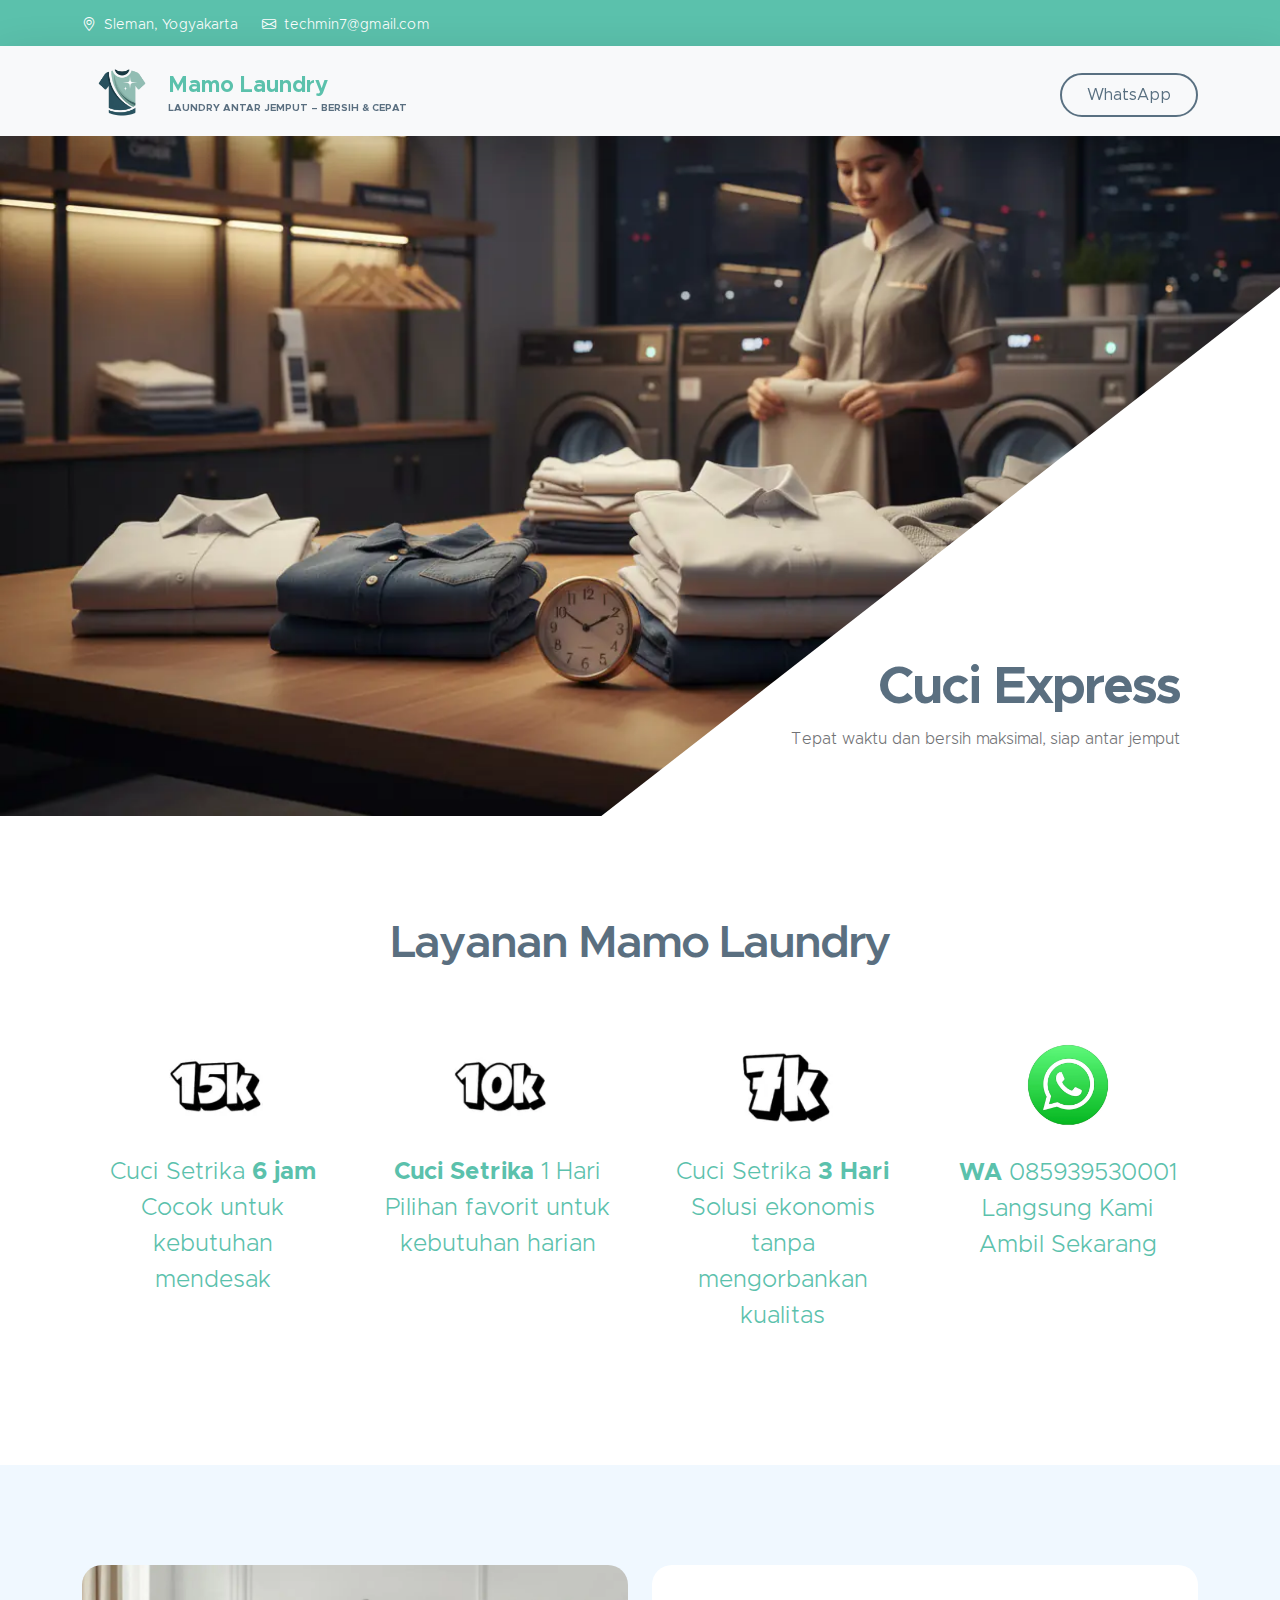
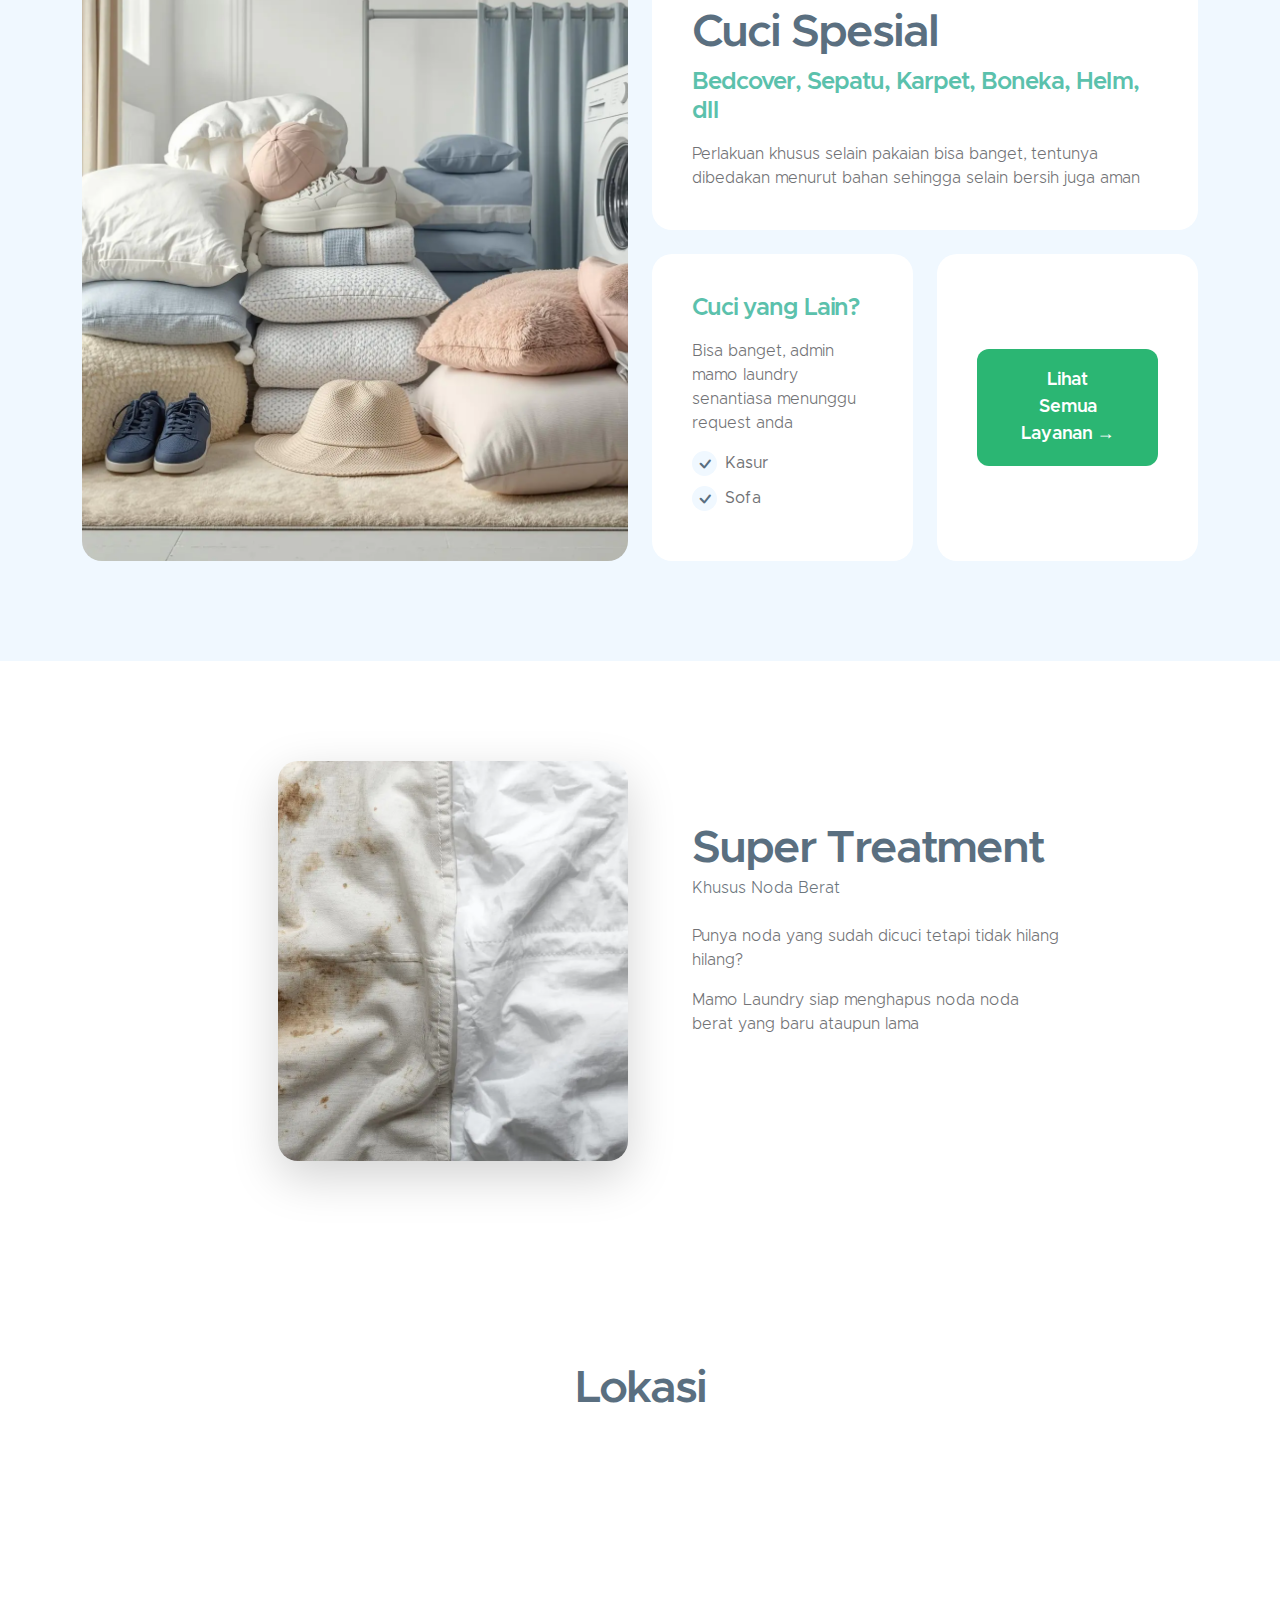
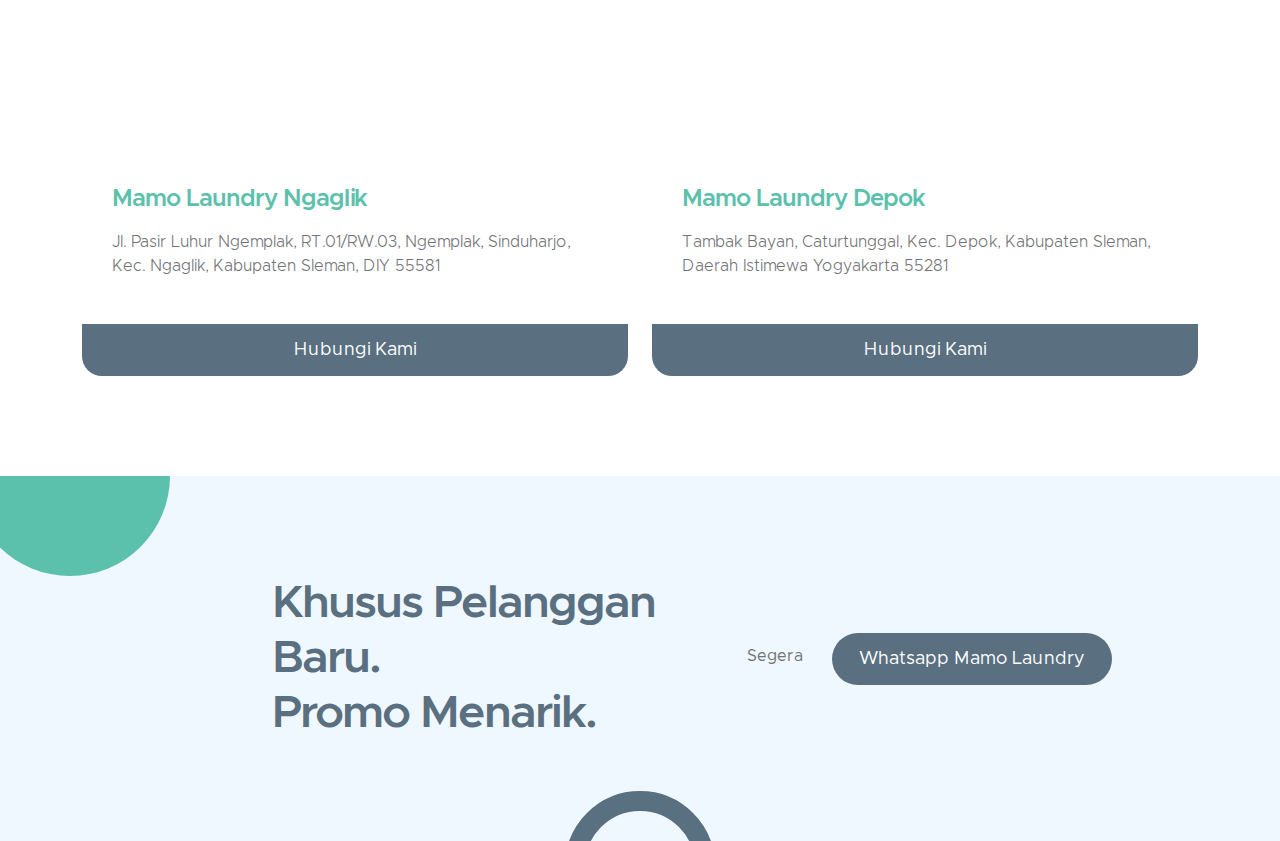
<file: index.html>
<!doctype html>
<html lang="en">
    <head>
    <meta charset="utf-8">
    <meta name="viewport" content="width=device-width, initial-scale=1">
    <title>Mamo Laundry - Gratis antar jemput</title>

    <link rel="preload" href="fonts/Metropolis/Metropolis-Regular.woff2" as="font" type="font/woff2" crossorigin>
    <link rel="preload" as="image" href="image baru/images/24jam_result.webp" fetchpriority="high">

    <link rel="stylesheet" href="css/bootstrap.min.css">
    <link rel="stylesheet" href="css/templatemo-kind-heart-charity.css">

    <link rel="stylesheet" href="css/bootstrap-icons.css" media="print" onload="this.media='all'">
</head>
<!-- Google tag (gtag.js) --> <script async src="https://www.googletagmanager.com/gtag/js?id=AW-17954564969"></script> <script> window.dataLayer = window.dataLayer || []; function gtag(){dataLayer.push(arguments);} gtag('js', new Date()); gtag('config', 'AW-17954564969'); </script>
    
    <body id="section_1">

        <header class="site-header">
            <div class="container">
                <div class="row">
                    <div class="col-lg-8 col-12 d-flex flex-wrap">
                        <p class="d-flex me-4 mb-0">
                            <i class="bi-geo-alt me-2"></i>
                            <a href="https://maps.app.goo.gl/Pck1Nuena5spL8FWA" target="_blank">
                                Sleman, Yogyakarta
                            </a>
                        </p>

                        <p class="d-flex mb-0">
                            <i class="bi-envelope me-2"></i>
                            <a href="mailto:techmin7@gmail.com">
                                techmin7@gmail.com
                            </a>
                        </p>
                    </div>
                </div>
            </div>
        </header>

        <nav class="navbar navbar-expand-lg bg-light shadow-lg">
            <div class="container">
                <a class="navbar-brand" href="index.html">
                    <img src="image baru/images/logo_result.webp" class="logo img-fluid" alt="Kind Heart Charity" width="60" height="60">
                    <span>
                        Mamo Laundry
                        <small>Laundry Antar Jemput – Bersih & Cepat</small>
                    </span>
                </a>

                <button class="navbar-toggler" type="button" data-bs-toggle="collapse" data-bs-target="#navbarNav" aria-controls="navbarNav" aria-expanded="false" aria-label="Toggle navigation">
                    <span class="navbar-toggler-icon"></span>
                </button>

                <div class="collapse navbar-collapse" id="navbarNav">
                    <ul class="navbar-nav ms-auto">
                        <li class="nav-item ms-3">
                            <a class="nav-link custom-btn custom-border-btn btn"
                            href="https://wa.me/6285939530001?text=saya%20mau%20laundry%2C%20apakah%20bisa%20antar%20jemput%3F"
                            target="_blank">
                                WhatsApp
                            </a>
                        </li>
                    </ul>
                </div>
            </div>
        </nav>

        <main>
            <section class="hero-section hero-section-full-height">
                <div class="container-fluid">
                    <div class="row">
                        <div class="col-lg-12 col-12 p-0">
                            <div id="hero-slide" class="carousel carousel-fade slide" data-bs-ride="carousel">
                                <div class="carousel-inner">
                                    <div class="carousel-item active">
                                        <img src="image baru/images/24jam_result.webp" 
     srcset="image baru/images/24jam_mobile.webp 900w, 
             image baru/images/24jam_result.webp 1920w"
     sizes="(max-width: 600px) 480px, 900px"
     class="carousel-image img-fluid" 
     alt="Cuci Express" 
     fetchpriority="high" 
     width="1920" height="1280">
                                        <div class="carousel-caption d-flex flex-column justify-content-end">
                                            <h1>Cuci Express</h1>
                                            <p>Tepat waktu dan bersih maksimal, siap antar jemput</p>
                                        </div>
                                    </div>

                                    <div class="carousel-item">
                                        <img src="image baru/images/APROFE~1 - Edited_result.webp"
                                        srcset="image baru/images/APROFE~1 - Edited_result_mobile.webp 900w, 
                                                image baru/images/APROFE~1 - Edited_result.webp 1920w"
                                                sizes="(max-width: 600px) 480px, 900px"
                                         class="carousel-image img-fluid" 
                                         alt="Anti Hilang" 
                                         loading="lazy"
                                         width="1920" height="1280">
                                        <div class="carousel-caption d-flex flex-column justify-content-end">
                                            <h1>Anti Hilang</h1>
                                            <p>Pakaian dihitung dan tidak dicampur</p>
                                        </div>
                                    </div>

                                    <div class="carousel-item">
                                        <img src="image baru/images/macam_result.webp" 
                                        srcset="image baru/images/macam_result_mobile.webp 900w, 
                                                image baru/images/macam_result.webp 1920w"
                                                sizes="(max-width: 600px) 480px, 900px"
                                         class="carousel-image img-fluid" 
                                         alt="Anti Hilang" 
                                         loading="lazy"
                                         width="1920" height="1280">
                                        <div class="carousel-caption d-flex flex-column justify-content-end">
                                            <h1>Cuci Segala</h1>
                                            <p>Sepatu, Helm, Bedcover, Karpet, Dll</p>
                                        </div>
                                    </div>
                                </div>

                                <button class="carousel-control-prev" type="button" data-bs-target="#hero-slide" data-bs-slide="prev">
                                    <span class="carousel-control-prev-icon" aria-hidden="true"></span>
                                    <span class="visually-hidden">Previous</span>
                                </button>

                                <button class="carousel-control-next" type="button" data-bs-target="#hero-slide" data-bs-slide="next">
                                    <span class="carousel-control-next-icon" aria-hidden="true"></span>
                                    <span class="visually-hidden">Next</span>
                                </button>
                            </div>
                        </div>
                    </div>
                </div>
            </section>

            <section class="section-padding">
                <div class="container">
                    <div class="row">
                        <div class="col-lg-10 col-12 text-center mx-auto">
                            <h2 class="mb-5">Layanan Mamo Laundry</h2>
                        </div>

                        <div class="col-lg-3 col-md-6 col-12 mb-4 mb-lg-0">
                            <div class="featured-block d-flex justify-content-center align-items-center">
                                <a href="https://wa.me/6285939530001?text=saya%20mau%20laundry%20express%206%20jam" target="_blank" class="d-block">
                                    <img src="image baru/images/icons/limabelas_result.webp" class="featured-block-image img-fluid" alt="Layanan 6 Jam" loading="lazy" width="100" height="100">
                                    <p class="featured-block-text">Cuci Setrika <strong>6 jam</strong><br>Cocok untuk kebutuhan mendesak</p>
                                </a>
                            </div>
                        </div>

                        <div class="col-lg-3 col-md-6 col-12 mb-4 mb-lg-0 mb-md-4">
                            <div class="featured-block d-flex justify-content-center align-items-center">
                                <a href="https://wa.me/6285939530001?text=saya%20mau%20laundry%201%20hari" target="_blank" class="d-block">
                                    <img src="image baru/images/icons/sepuluh_result.webp" class="featured-block-image img-fluid" alt="Layanan 1 Hari" loading="lazy" width="100" height="100">
                                    <p class="featured-block-text"><strong>Cuci Setrika</strong> 1 Hari<br>Pilihan favorit untuk kebutuhan harian</p>
                                </a>
                            </div>
                        </div>

                        <div class="col-lg-3 col-md-6 col-12 mb-4 mb-lg-0 mb-md-4">
                            <div class="featured-block d-flex justify-content-center align-items-center">
                                <a href="https://wa.me/6285939530001?text=saya%20mau%20laundry%203%20hari" target="_blank" class="d-block">
                                    <img src="image baru/images/icons/tujuh_result.webp" class="featured-block-image img-fluid" alt="Layanan 3 Hari" loading="lazy" width="100" height="100">
                                    <p class="featured-block-text">Cuci Setrika <strong>3 Hari</strong><br>Solusi ekonomis tanpa mengorbankan kualitas</p>
                                </a>
                            </div>
                        </div>

                        <div class="col-lg-3 col-md-6 col-12 mb-4 mb-lg-0">
    <div class="featured-block d-flex justify-content-center align-items-center">
        
        <button 
            onclick="window.open('https://wa.me/6285939530001?text=aku%20mau%20laundry%20antar%20jemput%20sekarang%2C%20apa%20bisa%20kak%3F', '_blank')"

            class="d-block border-0 bg-transparent">

            <img src="image baru/images/icons/WA_mobile.webp" 
                 class="featured-block-image img-fluid" 
                 alt="Cuci Lipat" 
                 loading="lazy" 
                 width="100" 
                 height="100">

            <p class="featured-block-text">
                <strong>WA</strong> 085939530001<br>
                Langsung Kami Ambil Sekarang
            </p>

        </button>

    </div>
</div>

                    </div>
                </div>
            </section>

            <section class="section-padding section-bg" id="section_2">
                <div class="container">
                    <div class="row">
                        <div class="col-lg-6 col-12 mb-5 mb-lg-0">
                            <img src="image baru/images/satuan_result.webp"
                            srcset="image baru/images/satuan_mobile.webp 900w,
                            image baru/images/satuan_result.webp 1920w"
                            sizes="(max-width: 600px) 100vw, 33vw" class="custom-text-box-image img-fluid" alt="Cuci Satuan" loading="lazy" width="600" height="400">
                        </div>

                        <div class="col-lg-6 col-12">
                            <div class="custom-text-box">
                                <h2 class="mb-2">Cuci Spesial</h2>
                                <h5 class="mb-3">Bedcover, Sepatu, Karpet, Boneka, Helm, dll</h5>
                                <p class="mb-0">Perlakuan khusus selain pakaian bisa banget, tentunya dibedakan menurut bahan sehingga selain bersih juga aman</p>
                            </div>
                            
                            <div class="row">
                                <div class="col-lg-6 col-md-6 col-12">
                                    <div class="custom-text-box mb-lg-0">
                                        <h5 class="mb-3">Cuci yang Lain?</h5>
                                        <p>Bisa banget, admin mamo laundry senantiasa menunggu request anda</p>
                                        <ul class="custom-list mt-2">
                                            <li class="custom-list-item d-flex">
                                                <i class="bi-check custom-text-box-icon me-2"></i> Kasur
                                            </li>
                                            <li class="custom-list-item d-flex">
                                                <i class="bi-check custom-text-box-icon me-2"></i> Sofa
                                            </li>
                                        </ul>
                                    </div>
                                </div>

                                <div class="col-lg-6 col-md-6 col-12">
                                    <div class="custom-text-box text-center d-flex align-items-center justify-content-center h-100">
                                        <a href="layanan.html" class="custom-action-btn">
                                            Lihat Semua Layanan →
                                        </a>
                                    </div>
                                </div>
                            </div>
                        </div>
                    </div>
                </div>
            </section>

            <section class="about-section section-padding">
                <div class="container">
                    <div class="row">
                        <div class="col-lg-6 col-md-5 col-12">
                            <img src="image baru/images/spesial_result.webp"
                            srcset="image baru/images/spesial_mobile.webp 900w,
                            image baru/images/spesial_result.webp 1920w"
                            sizes="(max-width: 600px) 100vw, 33vw"
                             class="about-image ms-lg-auto bg-light shadow-lg img-fluid" alt="Super Treatment" loading="lazy" width="600" height="400">
                        </div>

                        <div class="col-lg-5 col-md-7 col-12">
                            <div class="custom-text-block">
                                <h2 class="mb-0">Super Treatment</h2>
                                <p class="text-muted mb-lg-4 mb-md-4">Khusus Noda Berat</p>
                                <p>Punya noda yang sudah dicuci tetapi tidak hilang hilang?</p>
                                <p>Mamo Laundry siap menghapus noda noda berat yang baru ataupun lama</p>
                            </div>
                        </div>
                    </div>
                </div>
            </section>

            <section class="section-padding" id="section_3">
                <div class="container">
                    <div class="row">
                        <div class="col-lg-12 col-12 text-center mb-4">
                            <h2>Lokasi</h2>
                        </div>

                        <div class="col-lg-6 col-md-6 col-12 mb-4 mb-lg-0">
                            <div class="custom-block-wrap">
                                <div class="custom-block-image">
                                    <iframe 
                                        src="https://www.google.com/maps/embed?pb=!1m14!1m8!1m3!1d31629.728344297935!2d110.4183296!3d-7.7135872!3m2!1i1024!2i768!4f13.1!3m3!1m2!1s0x2e7a59a5956158cd%3A0xb54f9ca10347d88c!2sMamo%20Laundry!5e0!3m2!1sid!2sid!4v1770014861574!5m2!1sid!2sid"
                                        width="100%" height="300" style="border:0;" allowfullscreen="" loading="lazy">
                                    </iframe>
                                </div>
                                <div class="custom-block">
                                    <div class="custom-block-body">
                                        <h5 class="mb-3">Mamo Laundry Ngaglik</h5>
                                        <p>Jl. Pasir Luhur Ngemplak, RT.01/RW.03, Ngemplak, Sinduharjo, Kec. Ngaglik, Kabupaten Sleman, DIY 55581</p>
                                    </div>
                                    <a href="https://wa.me/6285939530001?text=Tanya%20Lokasi" class="custom-btn btn" target="_blank">Hubungi Kami</a>
                                </div>
                            </div>
                        </div>

                        <div class="col-lg-6 col-md-6 col-12 mb-4 mb-lg-0">
                            <div class="custom-block-wrap">
                                <div class="custom-block-image">
                                    <iframe 
                                        src="https://www.google.com/maps/embed?pb=!1m18!1m12!1m3!1d3953.109229296774!2d110.41493597591692!3d-7.778241677172601!2m3!1f0!2f0!3f0!3m2!1i1024!2i768!4f13.1!3m3!1m2!1s0x2e7a5967b971299b%3A0x989a97bd212e33d8!2sMamo%20Laundry!5e0!3m2!1sid!2sid!4v1770015345420!5m2!1sid!2sid"
                                        width="100%" height="300" style="border:0;" allowfullscreen="" loading="lazy">
                                    </iframe>
                                </div>
                                <div class="custom-block">
                                    <div class="custom-block-body">
                                        <h5 class="mb-3">Mamo Laundry Depok</h5>
                                        <p>Tambak Bayan, Caturtunggal, Kec. Depok, Kabupaten Sleman, Daerah Istimewa Yogyakarta 55281</p>
                                    </div>
                                    <a href="https://wa.me/6285939530001?text=Tanya%20Lokasi" class="custom-btn btn" target="_blank">Hubungi Kami</a>
                                </div>
                            </div>
                        </div>
                    </div>
                </div>
            </section>

            <section class="cta-section section-padding section-bg">
                <div class="container">
                    <div class="row justify-content-center align-items-center">
                        <div class="col-lg-5 col-12 ms-auto">
                            <h2 class="mb-0">Khusus Pelanggan Baru. <br> Promo Menarik.</h2>
                        </div>
                        <div class="col-lg-5 col-12">
                            <a href="https://wa.me/6285939530001?text=saya%20mau%20promo%20pelanggan%20baru" target="_blank" class="me-4">Segera</a>
                            <a href="https://wa.me/6285939530001?text=saya%20mau%20promo%20pelanggan%20baru" target="_blank" class="custom-btn btn">Whatsapp Mamo Laundry</a>
                        </div>
                    </div>
                </div>
            </section>
        </main>

        <script src="js/jquery.min.js" defer></script>
        <script src="js/bootstrap.min.js" defer></script>
        <script src="js/jquery.sticky.js" defer></script>
        <script src="js/click-scroll.js" defer></script>
        <script src="js/counter.js" defer></script>
        <script src="js/custom.js" defer></script>

    </body>
</html>
</file>
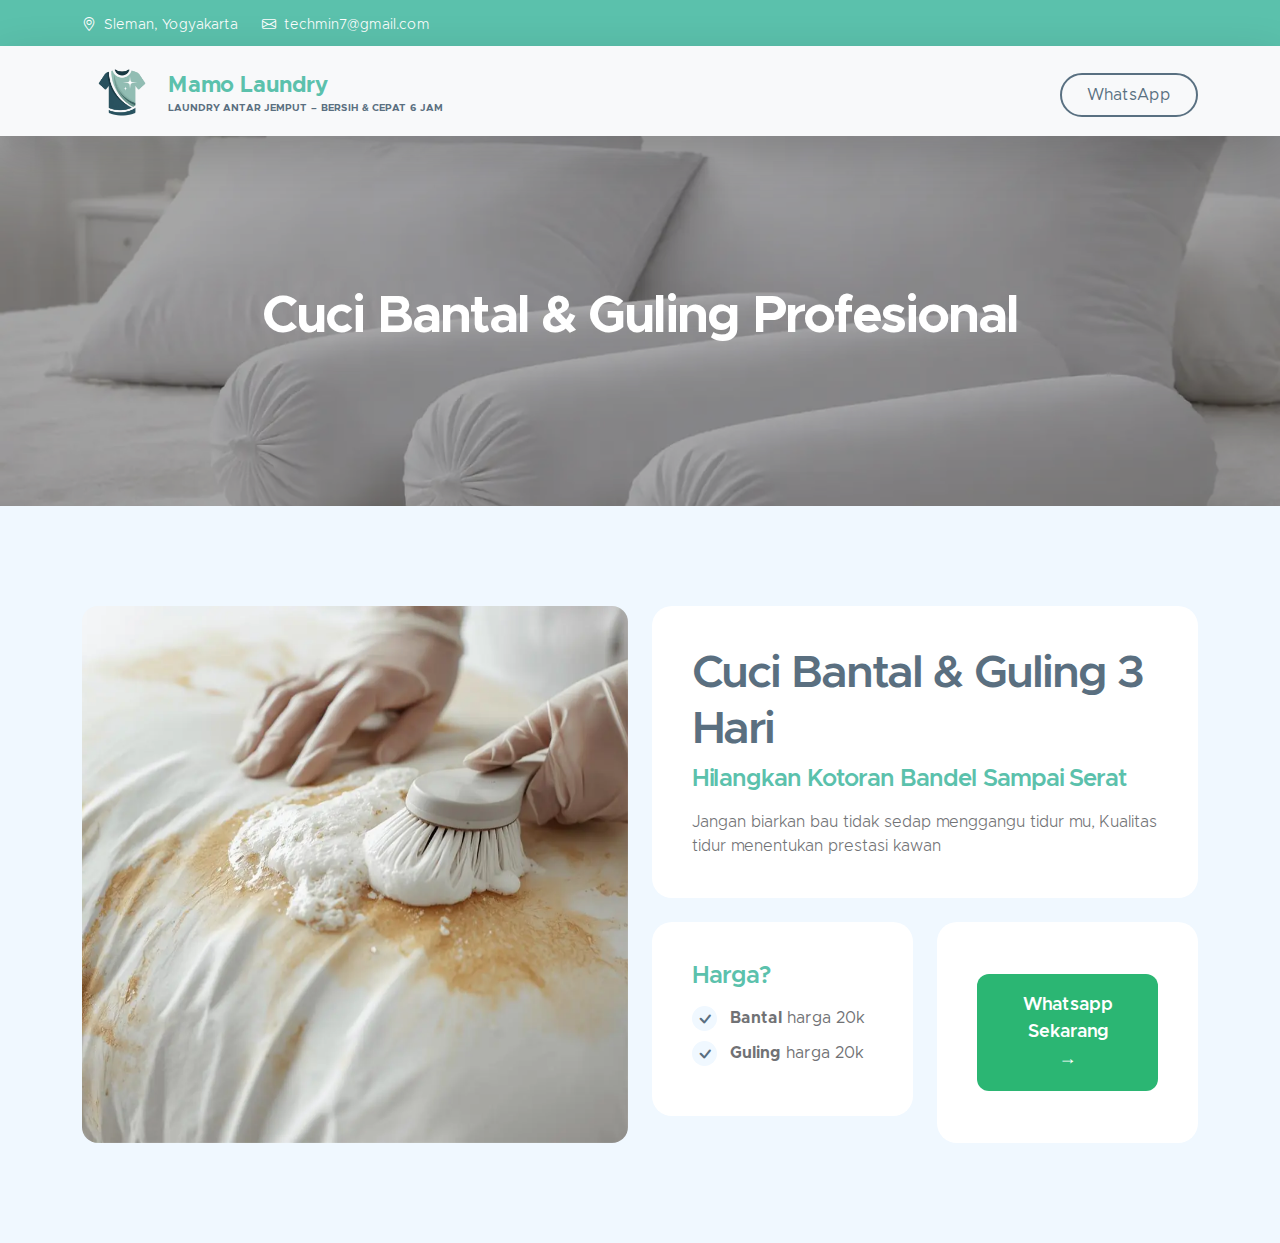
<file: cuci-bantal-guling.html>
<!doctype html>
<html lang="en">
    <head>
        <meta charset="utf-8">
        <meta name="viewport" content="width=device-width, initial-scale=1">

        <meta name="description" content="">
        <meta name="author" content="">

        <title>Mamo Laundry - Gratis antar jemput</title>

        <!-- CSS FILES -->        
        <link href="css/bootstrap.min.css" rel="stylesheet">

        <link href="css/bootstrap-icons.css" rel="stylesheet">

        <link href="css/templatemo-kind-heart-charity.css" rel="stylesheet">


    </head>
    
    <body id="section_1">

        <header class="site-header">
            <div class="container">
                <div class="row">
                    
                    <div class="col-lg-8 col-12 d-flex flex-wrap">
                        <p class="d-flex me-4 mb-0">
                            <i class="bi-geo-alt me-2"></i>
                            <a href="https://maps.app.goo.gl/Pck1Nuena5spL8FWA" target="_blank">
                                Sleman, Yogyakarta
                            </a>
                            
                        </p>

                        <p class="d-flex mb-0">
                            <i class="bi-envelope me-2"></i>

                            <a href="mailto:techmin7@gmail.com">
                                techmin7@gmail.com
                            </a>
                        </p>
                    </div>

                    <!-- <div class="col-lg-3 col-12 ms-auto d-lg-block d-none">
                        <ul class="social-icon">
                            <li class="social-icon-item">
                                <a href="#" class="social-icon-link bi-twitter"></a>
                            </li>

                            <li class="social-icon-item">
                                <a href="#" class="social-icon-link bi-facebook"></a>
                            </li>

                            <li class="social-icon-item">
                                <a href="#" class="social-icon-link bi-instagram"></a>
                            </li>

                            <li class="social-icon-item">
                                <a href="#" class="social-icon-link bi-youtube"></a>
                            </li>

                            <li class="social-icon-item">
                                <a href="#" class="social-icon-link bi-whatsapp"></a>
                            </li>
                        </ul>
                    </div> -->

                </div>
            </div>
        </header>

        <nav class="navbar navbar-expand-lg bg-light shadow-lg">
            <div class="container">
                <a class="navbar-brand" href="index.html">
                    <img src="image baru/images/logo_result.webp" class="logo img-fluid" alt="Kind Heart Charity">
                    <span>
                        Mamo Laundry
                        <small>Laundry Antar Jemput – Bersih & Cepat 6 Jam</small>
                    </span>
                </a>

                <button class="navbar-toggler" type="button" data-bs-toggle="collapse" data-bs-target="#navbarNav" aria-controls="navbarNav" aria-expanded="false" aria-label="Toggle navigation">
                    <span class="navbar-toggler-icon"></span>
                </button>

                <div class="collapse navbar-collapse" id="navbarNav">
                    <ul class="navbar-nav ms-auto">
                        <!-- <li class="nav-item">
                            <a class="nav-link click-scroll" href="#top">Home</a>
                        </li>

                        <li class="nav-item">
                            <a class="nav-link click-scroll" href="#section_2">About</a>
                        </li>

                        <li class="nav-item">
                            <a class="nav-link click-scroll" href="#section_3">Causes</a>
                        </li>

                        <li class="nav-item">
                            <a class="nav-link click-scroll" href="#section_4">Volunteer</a>
                        </li>

                        <li class="nav-item dropdown">
                            <a class="nav-link click-scroll dropdown-toggle" href="#section_5" id="navbarLightDropdownMenuLink" role="button" data-bs-toggle="dropdown" aria-expanded="false">News</a>

                            <ul class="dropdown-menu dropdown-menu-light" aria-labelledby="navbarLightDropdownMenuLink">
                                <li><a class="dropdown-item" href="news.html">News Listing</a></li>

                                <li><a class="dropdown-item" href="news-detail.html">News Detail</a></li>
                            </ul>
                        </li>

                        <li class="nav-item">
                            <a class="nav-link click-scroll" href="#section_6">Contact</a>
                        </li> -->

                        <li class="nav-item ms-3">
                            <a class="nav-link custom-btn custom-border-btn btn"
                            href="https://wa.me/6285939530001?text=saya%20mau%20laundry%2C%20apakah%20bisa%20antar%20jemput%3F"
                            target="_blank">
                                WhatsApp
                            </a>
                        </li>

                    </ul>
                </div>
            </div>
        </nav>

        <main>

    <!-- HEADER SECTION -->
    <section class="news-detail-header-section text-center"
         style="background-image: url('image\ baru/images/bantal/utama_result.webp');">
        <div class="section-overlay"></div>
        <div class="container">
            <div class="row">
                <div class="col-lg-12 col-12">
                    <h1 class="text-white">Cuci Bantal & Guling Profesional</h1>
                </div>
            </div>
        </div>
    </section>


    <!-- CONTENT SECTION -->
    <section class="section-padding section-bg" id="section_2">
                <div class="container">
                    <div class="row">

                        <div class="col-lg-6 col-12 mb-5 mb-lg-0 d-flex">
                            <div id="bedcoverCarousel" 
                                class="carousel slide w-100 bedcover-carousel" 
                                data-bs-ride="carousel" 
                                data-bs-interval="3000">

                                <div class="carousel-inner h-100 rounded-4 overflow-hidden">

                                <div class="carousel-item active h-100">
                                    <img src="image baru/images/bantal/bantal sikat_result.webp"
                                        class="d-block w-100 h-100 carousel-img"
                                        alt="Proses pencucian bantal guling">
                                </div>

                                <div class="carousel-item h-100">
                                    <img src="image baru/images/bantal/before after bantal_result.webp"
                                        class="d-block w-100 h-100 carousel-img"
                                        alt="Proses cuci khusus bantal guling">
                                </div>

                                <div class="carousel-item h-100">
                                    <img src="image baru/images/bantal/guling_result.webp"
                                        class="d-block w-100 h-100 carousel-img"
                                        alt="bantal guling selesai dan dipacking">
                                </div>

                                </div>
                            </div>
                            </div>



                        <div class="col-lg-6 col-12">
                            <div class="custom-text-box">
                                <h2 class="mb-2">Cuci Bantal & Guling 3 Hari</h2>

                                <h5 class="mb-3">Hilangkan Kotoran Bandel Sampai Serat</h5>

                                <p class="mb-0">Jangan biarkan bau tidak sedap menggangu tidur mu, Kualitas tidur menentukan prestasi kawan</p>
                            </div>
                            
                            <div class="row">
                                <div class="col-lg-6 col-md-6 col-12">
                                    <div class="custom-text-box mb-lg-0">
                                        <h5 class="mb-3">Harga?</h5>

                                        <!-- <p>Bisa banget, admin mamo laundry senantiasa menunggu request anda</p> -->

                                        <ul class="custom-list mt-2">
                                            <li class="custom-list-item d-flex">
                                                <i class="bi-check custom-text-box-icon me-2"></i>
                                                &nbsp;<b>Bantal</b>&nbsp;harga 20k
                                            </li>

                                            <li class="custom-list-item d-flex">
                                                <i class="bi-check custom-text-box-icon me-2"></i>
                                                &nbsp;<b>Guling</b>&nbsp;harga 20k
                                            </li>

                                            <!-- <li class="custom-list-item d-flex">
                                                <i class="bi-check custom-text-box-icon me-2"></i>
                                                Size&nbsp;<b>jumbo</b>&nbsp;harga 50k
                                            </li> -->
                                        </ul>
                                    </div>
                                </div>

                                <div class="col-lg-6 col-md-6 col-12">
                                    <div class="custom-text-box text-center d-flex align-items-center justify-content-center h-100">
                                        <a href="https://wa.me/6285939530001?text=saya%20mau%20laundry%2C%20bantal%20sekarang%20bisa%3F" class="custom-action-btn">
                                        Whatsapp Sekarang →
                                        </a>
                                    </div>
                                    </div>


                            </div>
                        </div>

                    </div>
                </div>
            </section>

</main>


        

        <!-- JAVASCRIPT FILES -->
        <script src="js/jquery.min.js"></script>
        <script src="js/bootstrap.min.js"></script>
        <script src="js/jquery.sticky.js"></script>
        <script src="js/click-scroll.js"></script>
        <script src="js/counter.js"></script>
        <script src="js/custom.js"></script>

    </body>
</html>
</file>
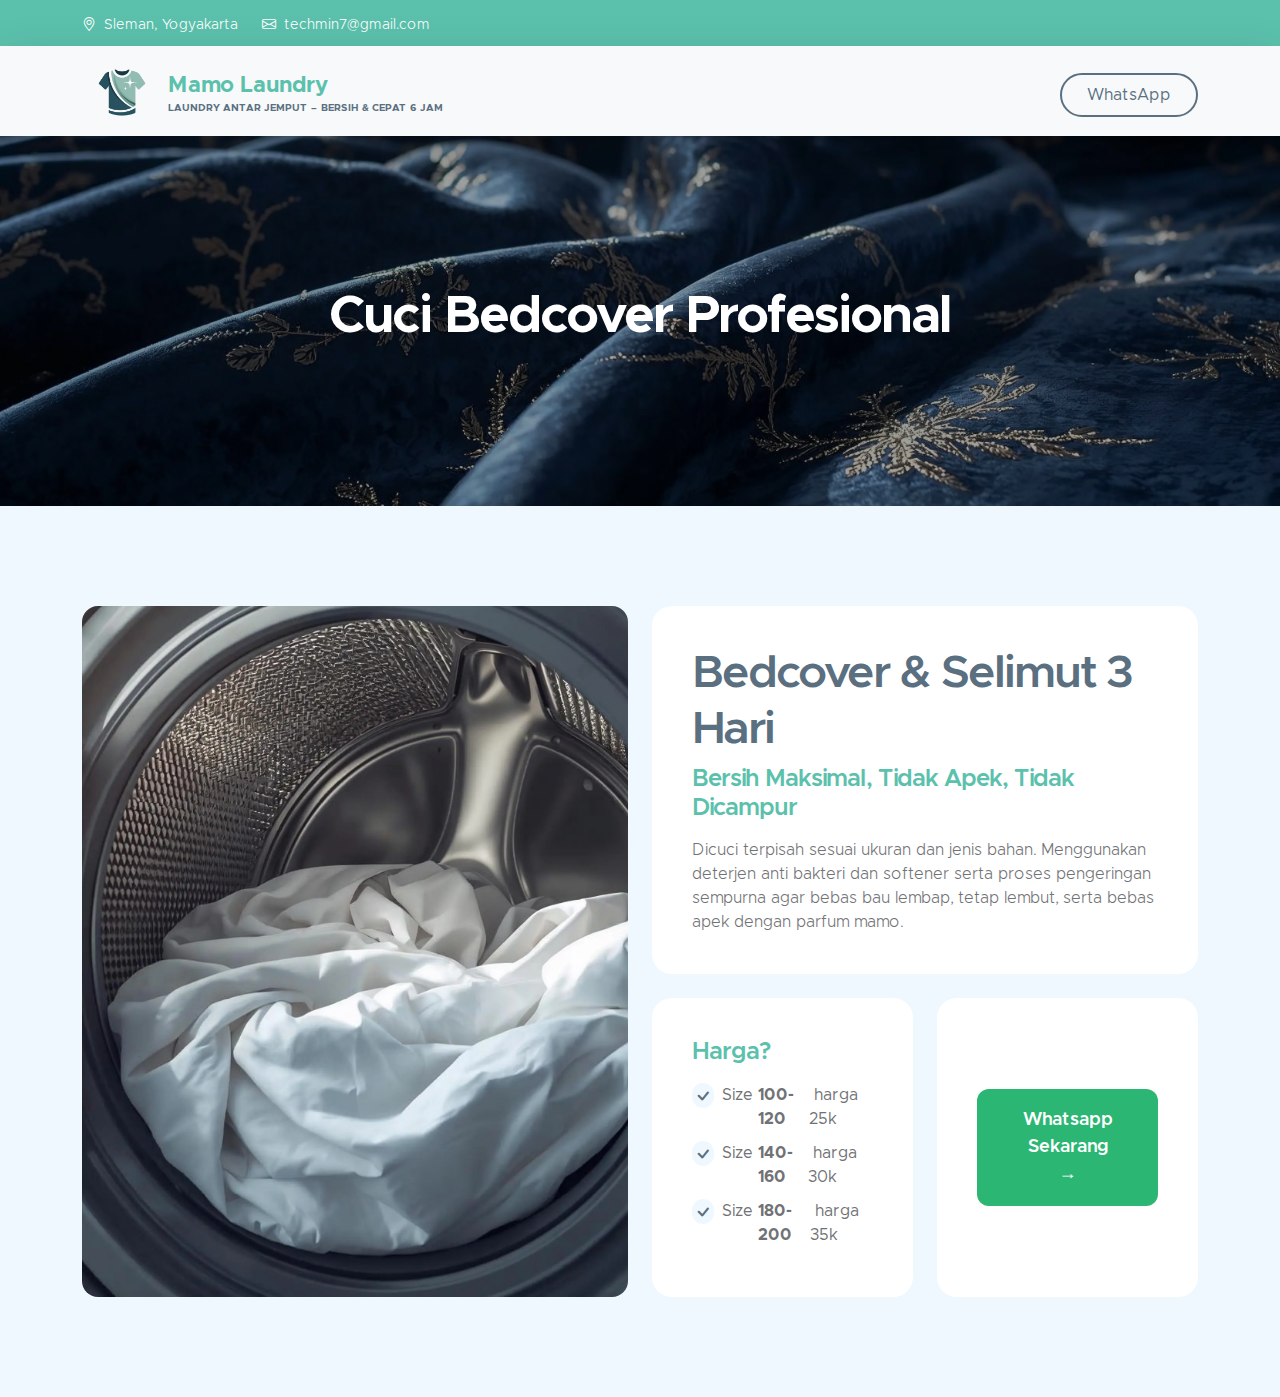
<file: cuci-bedcover.html>
<!doctype html>
<html lang="en">
    <head>
        <meta charset="utf-8">
        <meta name="viewport" content="width=device-width, initial-scale=1">

        <meta name="description" content="">
        <meta name="author" content="">

        <title>Mamo Laundry - Gratis antar jemput</title>

        <!-- CSS FILES -->        
        <link href="css/bootstrap.min.css" rel="stylesheet">

        <link href="css/bootstrap-icons.css" rel="stylesheet">

        <link href="css/templatemo-kind-heart-charity.css" rel="stylesheet">


    </head>
    
    <body id="section_1">

        <header class="site-header">
            <div class="container">
                <div class="row">
                    
                    <div class="col-lg-8 col-12 d-flex flex-wrap">
                        <p class="d-flex me-4 mb-0">
                            <i class="bi-geo-alt me-2"></i>
                            <a href="https://maps.app.goo.gl/Pck1Nuena5spL8FWA" target="_blank">
                                Sleman, Yogyakarta
                            </a>
                            
                        </p>

                        <p class="d-flex mb-0">
                            <i class="bi-envelope me-2"></i>

                            <a href="mailto:techmin7@gmail.com">
                                techmin7@gmail.com
                            </a>
                        </p>
                    </div>

                    <!-- <div class="col-lg-3 col-12 ms-auto d-lg-block d-none">
                        <ul class="social-icon">
                            <li class="social-icon-item">
                                <a href="#" class="social-icon-link bi-twitter"></a>
                            </li>

                            <li class="social-icon-item">
                                <a href="#" class="social-icon-link bi-facebook"></a>
                            </li>

                            <li class="social-icon-item">
                                <a href="#" class="social-icon-link bi-instagram"></a>
                            </li>

                            <li class="social-icon-item">
                                <a href="#" class="social-icon-link bi-youtube"></a>
                            </li>

                            <li class="social-icon-item">
                                <a href="#" class="social-icon-link bi-whatsapp"></a>
                            </li>
                        </ul>
                    </div> -->

                </div>
            </div>
        </header>

        <nav class="navbar navbar-expand-lg bg-light shadow-lg">
            <div class="container">
                <a class="navbar-brand" href="index.html">
                    <img src="images/logo.png" class="logo img-fluid" alt="Kind Heart Charity">
                    <span>
                        Mamo Laundry
                        <small>Laundry Antar Jemput – Bersih & Cepat 6 Jam</small>
                    </span>
                </a>

                <button class="navbar-toggler" type="button" data-bs-toggle="collapse" data-bs-target="#navbarNav" aria-controls="navbarNav" aria-expanded="false" aria-label="Toggle navigation">
                    <span class="navbar-toggler-icon"></span>
                </button>

                <div class="collapse navbar-collapse" id="navbarNav">
                    <ul class="navbar-nav ms-auto">
                        <!-- <li class="nav-item">
                            <a class="nav-link click-scroll" href="#top">Home</a>
                        </li>

                        <li class="nav-item">
                            <a class="nav-link click-scroll" href="#section_2">About</a>
                        </li>

                        <li class="nav-item">
                            <a class="nav-link click-scroll" href="#section_3">Causes</a>
                        </li>

                        <li class="nav-item">
                            <a class="nav-link click-scroll" href="#section_4">Volunteer</a>
                        </li>

                        <li class="nav-item dropdown">
                            <a class="nav-link click-scroll dropdown-toggle" href="#section_5" id="navbarLightDropdownMenuLink" role="button" data-bs-toggle="dropdown" aria-expanded="false">News</a>

                            <ul class="dropdown-menu dropdown-menu-light" aria-labelledby="navbarLightDropdownMenuLink">
                                <li><a class="dropdown-item" href="news.html">News Listing</a></li>

                                <li><a class="dropdown-item" href="news-detail.html">News Detail</a></li>
                            </ul>
                        </li>

                        <li class="nav-item">
                            <a class="nav-link click-scroll" href="#section_6">Contact</a>
                        </li> -->

                        <li class="nav-item ms-3">
                            <a class="nav-link custom-btn custom-border-btn btn"
                            href="https://wa.me/6285939530001?text=saya%20mau%20laundry%2C%20apakah%20bisa%20antar%20jemput%3F"
                            target="_blank">
                                WhatsApp
                            </a>
                        </li>

                    </ul>
                </div>
            </div>
        </nav>

        <main>

    <!-- HEADER SECTION -->
    <section class="news-detail-header-section text-center"
         style="background-image: url('image baru/images/bedcover_result.webp');">
        <div class="section-overlay"></div>
        <div class="container">
            <div class="row">
                <div class="col-lg-12 col-12">
                    <h1 class="text-white">Cuci Bedcover Profesional</h1>
                </div>
            </div>
        </div>
    </section>


    <!-- CONTENT SECTION -->
    <section class="section-padding section-bg" id="section_2">
                <div class="container">
                    <div class="row">

                        <div class="col-lg-6 col-12 mb-5 mb-lg-0 d-flex">
                            <div id="bedcoverCarousel" 
                                class="carousel slide w-100 bedcover-carousel" 
                                data-bs-ride="carousel" 
                                data-bs-interval="3000">

                                <div class="carousel-inner h-100 rounded-4 overflow-hidden">

                                <div class="carousel-item active h-100">
                                    <img src="image baru/images/bedcover mesin_result.webp"
                                        class="d-block w-100 h-100 carousel-img"
                                        alt="Proses pencucian bedcover">
                                </div>

                                <div class="carousel-item h-100">
                                    <img src="image baru/images/setrika bedcover_result.webp"
                                        class="d-block w-100 h-100 carousel-img"
                                        alt="Proses pengeringan bedcover">
                                </div>

                                <div class="carousel-item h-100">
                                    <img src="image baru/images/bedcover packing_result.webp"
                                        class="d-block w-100 h-100 carousel-img"
                                        alt="Bedcover selesai dan dipacking">
                                </div>

                                </div>
                            </div>
                            </div>



                        <div class="col-lg-6 col-12">
                            <div class="custom-text-box">
                                <h2 class="mb-2">Bedcover & Selimut 3 Hari</h2>

                                <h5 class="mb-3">Bersih Maksimal, Tidak Apek, Tidak Dicampur</h5>

                                <p class="mb-0">Dicuci terpisah sesuai ukuran dan jenis bahan. 
                                                Menggunakan deterjen anti bakteri dan softener serta proses pengeringan sempurna 
                                                agar bebas bau lembap, tetap lembut, serta bebas apek dengan parfum mamo.</p>
                            </div>
                            
                            <div class="row">
                                <div class="col-lg-6 col-md-6 col-12">
                                    <div class="custom-text-box mb-lg-0">
                                        <h5 class="mb-3">Harga?</h5>

                                        <!-- <p>Bisa banget, admin mamo laundry senantiasa menunggu request anda</p> -->

                                        <ul class="custom-list mt-2">
                                            <li class="custom-list-item d-flex">
                                                <i class="bi-check custom-text-box-icon me-2"></i>
                                                Size&nbsp;<b>100-120</b>&nbsp;harga 25k
                                            </li>

                                            <li class="custom-list-item d-flex">
                                                <i class="bi-check custom-text-box-icon me-2"></i>
                                                Size&nbsp;<b>140-160</b>&nbsp;harga 30k
                                            </li>

                                            <li class="custom-list-item d-flex">
                                                <i class="bi-check custom-text-box-icon me-2"></i>
                                                Size&nbsp;<b>180-200</b>&nbsp;harga 35k
                                            </li>
                                        </ul>
                                    </div>
                                </div>

                                <div class="col-lg-6 col-md-6 col-12">
                                    <div class="custom-text-box text-center d-flex align-items-center justify-content-center h-100">
                                        <a href="https://wa.me/6285939530001?text=saya%20mau%20laundry%2C%20bedcover%20sekarang%20bisa%3F" class="custom-action-btn">
                                        Whatsapp Sekarang →
                                        </a>
                                    </div>
                                    </div>


                            </div>
                        </div>

                    </div>
                </div>
            </section>

</main>


        

        <!-- JAVASCRIPT FILES -->
        <script src="js/jquery.min.js"></script>
        <script src="js/bootstrap.min.js"></script>
        <script src="js/jquery.sticky.js"></script>
        <script src="js/click-scroll.js"></script>
        <script src="js/counter.js"></script>
        <script src="js/custom.js"></script>

    </body>
</html>
</file>
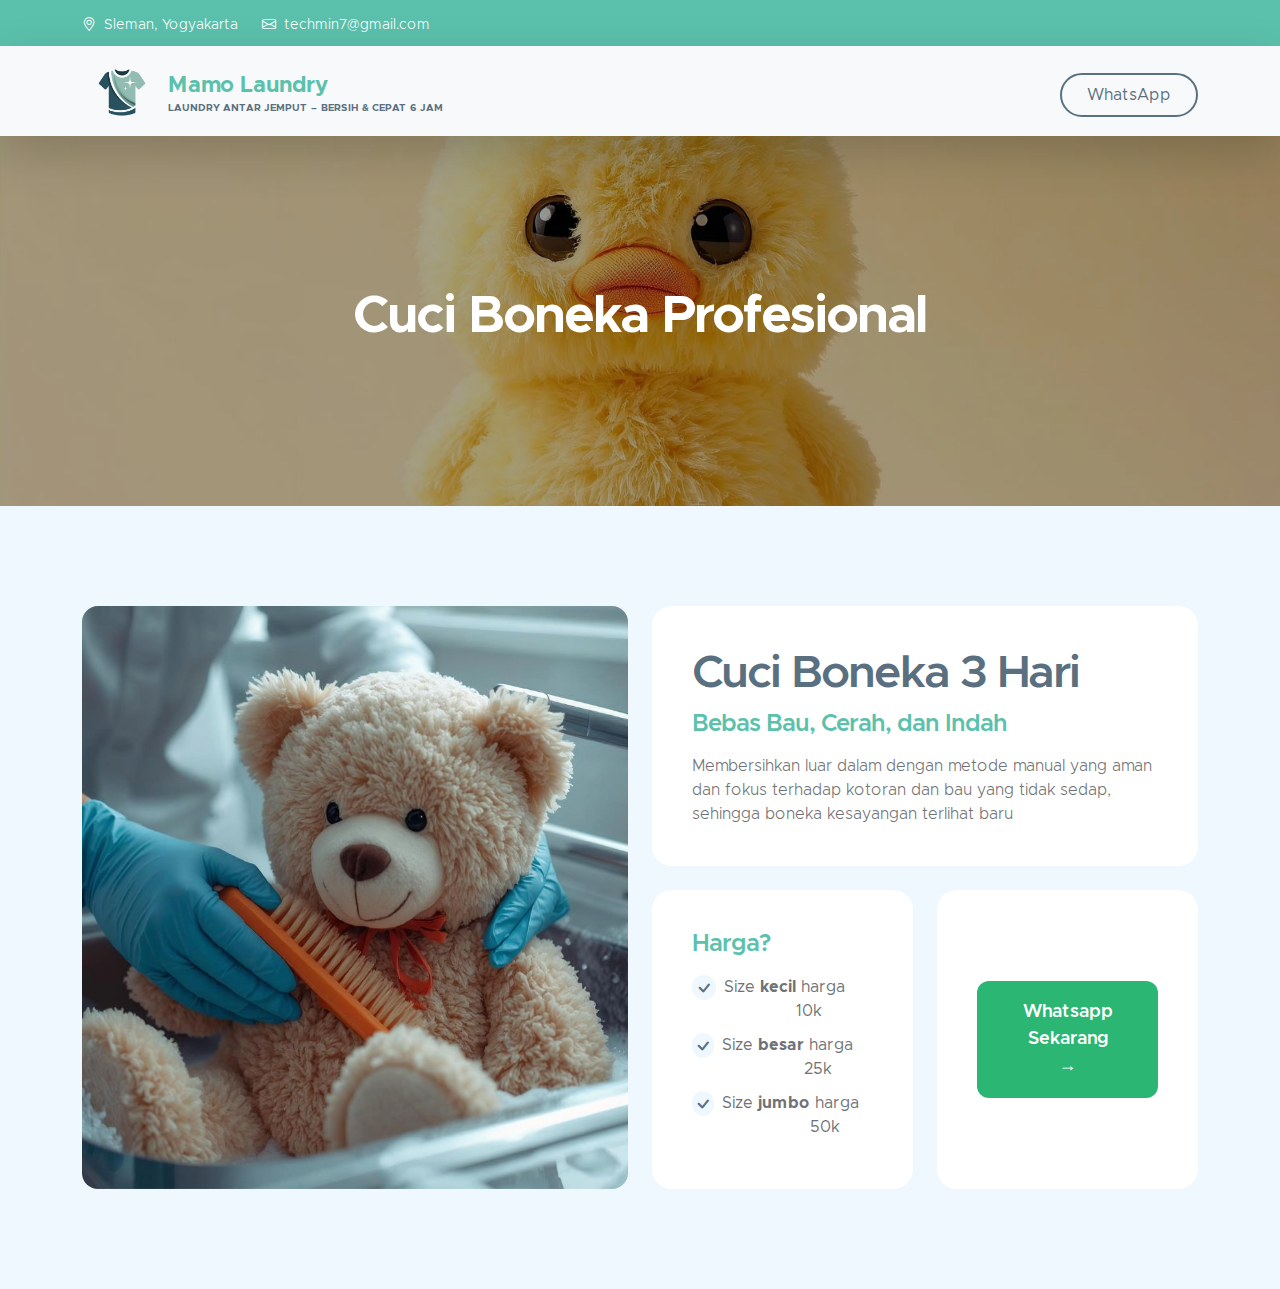
<file: cuci-boneka.html>
<!doctype html>
<html lang="en">
    <head>
        <meta charset="utf-8">
        <meta name="viewport" content="width=device-width, initial-scale=1">

        <meta name="description" content="">
        <meta name="author" content="">

        <title>Mamo Laundry - Gratis antar jemput</title>

        <!-- CSS FILES -->        
        <link href="css/bootstrap.min.css" rel="stylesheet">

        <link href="css/bootstrap-icons.css" rel="stylesheet">

        <link href="css/templatemo-kind-heart-charity.css" rel="stylesheet">


    </head>
    
    <body id="section_1">

        <header class="site-header">
            <div class="container">
                <div class="row">
                    
                    <div class="col-lg-8 col-12 d-flex flex-wrap">
                        <p class="d-flex me-4 mb-0">
                            <i class="bi-geo-alt me-2"></i>
                            <a href="https://maps.app.goo.gl/Pck1Nuena5spL8FWA" target="_blank">
                                Sleman, Yogyakarta
                            </a>
                            
                        </p>

                        <p class="d-flex mb-0">
                            <i class="bi-envelope me-2"></i>

                            <a href="mailto:techmin7@gmail.com">
                                techmin7@gmail.com
                            </a>
                        </p>
                    </div>

                    <!-- <div class="col-lg-3 col-12 ms-auto d-lg-block d-none">
                        <ul class="social-icon">
                            <li class="social-icon-item">
                                <a href="#" class="social-icon-link bi-twitter"></a>
                            </li>

                            <li class="social-icon-item">
                                <a href="#" class="social-icon-link bi-facebook"></a>
                            </li>

                            <li class="social-icon-item">
                                <a href="#" class="social-icon-link bi-instagram"></a>
                            </li>

                            <li class="social-icon-item">
                                <a href="#" class="social-icon-link bi-youtube"></a>
                            </li>

                            <li class="social-icon-item">
                                <a href="#" class="social-icon-link bi-whatsapp"></a>
                            </li>
                        </ul>
                    </div> -->

                </div>
            </div>
        </header>

        <nav class="navbar navbar-expand-lg bg-light shadow-lg">
            <div class="container">
                <a class="navbar-brand" href="index.html">
                    <img src="images/logo.png" class="logo img-fluid" alt="Kind Heart Charity">
                    <span>
                        Mamo Laundry
                        <small>Laundry Antar Jemput – Bersih & Cepat 6 Jam</small>
                    </span>
                </a>

                <button class="navbar-toggler" type="button" data-bs-toggle="collapse" data-bs-target="#navbarNav" aria-controls="navbarNav" aria-expanded="false" aria-label="Toggle navigation">
                    <span class="navbar-toggler-icon"></span>
                </button>

                <div class="collapse navbar-collapse" id="navbarNav">
                    <ul class="navbar-nav ms-auto">
                        <!-- <li class="nav-item">
                            <a class="nav-link click-scroll" href="#top">Home</a>
                        </li>

                        <li class="nav-item">
                            <a class="nav-link click-scroll" href="#section_2">About</a>
                        </li>

                        <li class="nav-item">
                            <a class="nav-link click-scroll" href="#section_3">Causes</a>
                        </li>

                        <li class="nav-item">
                            <a class="nav-link click-scroll" href="#section_4">Volunteer</a>
                        </li>

                        <li class="nav-item dropdown">
                            <a class="nav-link click-scroll dropdown-toggle" href="#section_5" id="navbarLightDropdownMenuLink" role="button" data-bs-toggle="dropdown" aria-expanded="false">News</a>

                            <ul class="dropdown-menu dropdown-menu-light" aria-labelledby="navbarLightDropdownMenuLink">
                                <li><a class="dropdown-item" href="news.html">News Listing</a></li>

                                <li><a class="dropdown-item" href="news-detail.html">News Detail</a></li>
                            </ul>
                        </li>

                        <li class="nav-item">
                            <a class="nav-link click-scroll" href="#section_6">Contact</a>
                        </li> -->

                        <li class="nav-item ms-3">
                            <a class="nav-link custom-btn custom-border-btn btn"
                            href="https://wa.me/6285939530001?text=saya%20mau%20laundry%2C%20apakah%20bisa%20antar%20jemput%3F"
                            target="_blank">
                                WhatsApp
                            </a>
                        </li>

                    </ul>
                </div>
            </div>
        </nav>

        <main>

    <!-- HEADER SECTION -->
    <section class="news-detail-header-section text-center"
         style="background-image: url('images/boneka/boneka bebek lucu.jpg');">
        <div class="section-overlay"></div>
        <div class="container">
            <div class="row">
                <div class="col-lg-12 col-12">
                    <h1 class="text-white">Cuci Boneka Profesional</h1>
                </div>
            </div>
        </div>
    </section>


    <!-- CONTENT SECTION -->
    <section class="section-padding section-bg" id="section_2">
                <div class="container">
                    <div class="row">

                        <div class="col-lg-6 col-12 mb-5 mb-lg-0 d-flex">
                            <div id="bedcoverCarousel" 
                                class="carousel slide w-100 bedcover-carousel" 
                                data-bs-ride="carousel" 
                                data-bs-interval="3000">

                                <div class="carousel-inner h-100 rounded-4 overflow-hidden">

                                <div class="carousel-item active h-100">
                                    <img src="images/boneka/boneka cuci.jpg"
                                        class="d-block w-100 h-100 carousel-img"
                                        alt="Proses pencucian boneka">
                                </div>

                                <div class="carousel-item h-100">
                                    <img src="images/boneka/cleaning boneka.jpg"
                                        class="d-block w-100 h-100 carousel-img"
                                        alt="Proses cuci khusus boneka">
                                </div>

                                <div class="carousel-item h-100">
                                    <img src="images/boneka/boneka clean.jpg"
                                        class="d-block w-100 h-100 carousel-img"
                                        alt="boneka selesai dan dipacking">
                                </div>

                                </div>
                            </div>
                            </div>



                        <div class="col-lg-6 col-12">
                            <div class="custom-text-box">
                                <h2 class="mb-2">Cuci Boneka 3 Hari</h2>

                                <h5 class="mb-3">Bebas Bau, Cerah, dan  Indah</h5>

                                <p class="mb-0">Membersihkan luar dalam dengan metode manual yang aman dan fokus terhadap kotoran dan bau yang tidak sedap, sehingga boneka kesayangan terlihat baru</p>
                            </div>
                            
                            <div class="row">
                                <div class="col-lg-6 col-md-6 col-12">
                                    <div class="custom-text-box mb-lg-0">
                                        <h5 class="mb-3">Harga?</h5>

                                        <!-- <p>Bisa banget, admin mamo laundry senantiasa menunggu request anda</p> -->

                                        <ul class="custom-list mt-2">
                                            <li class="custom-list-item d-flex">
                                                <i class="bi-check custom-text-box-icon me-2"></i>
                                                Size&nbsp;<b>kecil</b>&nbsp;harga 10k
                                            </li>

                                            <li class="custom-list-item d-flex">
                                                <i class="bi-check custom-text-box-icon me-2"></i>
                                                Size&nbsp;<b>besar</b>&nbsp;harga 25k
                                            </li>

                                            <li class="custom-list-item d-flex">
                                                <i class="bi-check custom-text-box-icon me-2"></i>
                                                Size&nbsp;<b>jumbo</b>&nbsp;harga 50k
                                            </li>
                                        </ul>
                                    </div>
                                </div>

                                <div class="col-lg-6 col-md-6 col-12">
                                    <div class="custom-text-box text-center d-flex align-items-center justify-content-center h-100">
                                        <a href="https://wa.me/6285939530001?text=saya%20mau%20laundry%2C%20boneka%20sekarang%20bisa%3F" class="custom-action-btn">
                                        Whatsapp Sekarang →
                                        </a>
                                    </div>
                                    </div>


                            </div>
                        </div>

                    </div>
                </div>
            </section>

</main>


        

        <!-- JAVASCRIPT FILES -->
        <script src="js/jquery.min.js"></script>
        <script src="js/bootstrap.min.js"></script>
        <script src="js/jquery.sticky.js"></script>
        <script src="js/click-scroll.js"></script>
        <script src="js/counter.js"></script>
        <script src="js/custom.js"></script>

    </body>
</html>
</file>
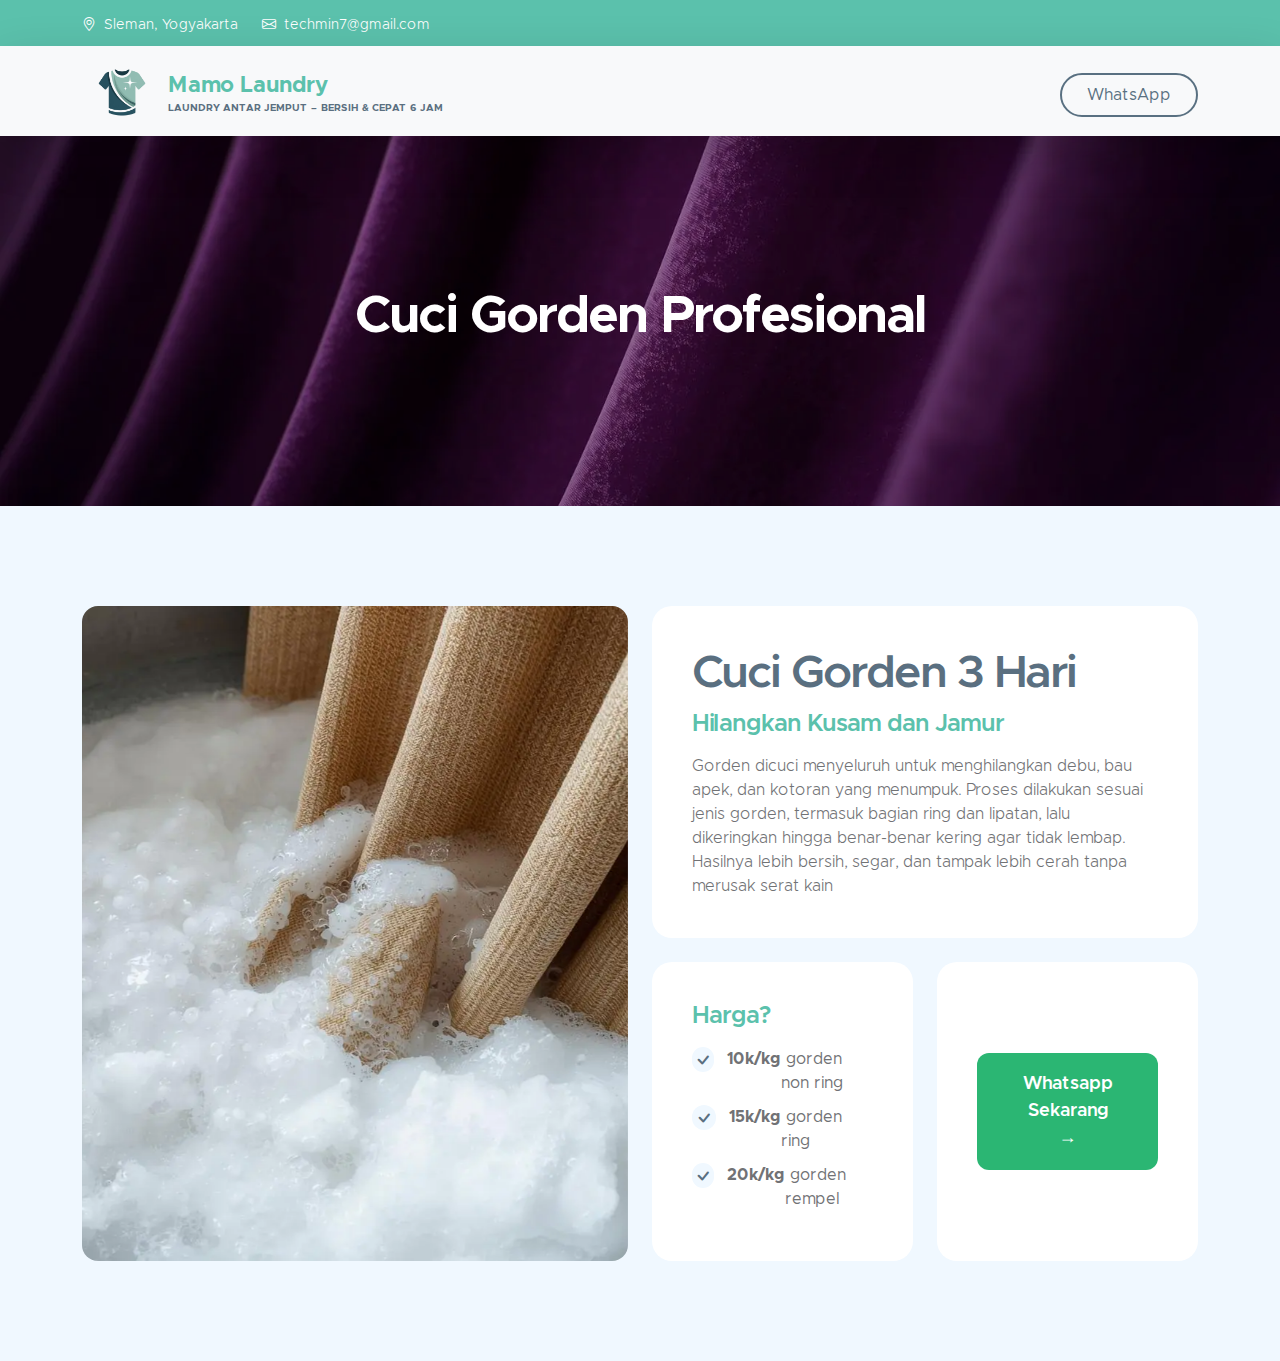
<file: cuci-gorden.html>
<!doctype html>
<html lang="en">
    <head>
        <meta charset="utf-8">
        <meta name="viewport" content="width=device-width, initial-scale=1">

        <meta name="description" content="">
        <meta name="author" content="">

        <title>Mamo Laundry - Gratis antar jemput</title>

        <!-- CSS FILES -->        
        <link href="css/bootstrap.min.css" rel="stylesheet">

        <link href="css/bootstrap-icons.css" rel="stylesheet">

        <link href="css/templatemo-kind-heart-charity.css" rel="stylesheet">


    </head>
    
    <body id="section_1">

        <header class="site-header">
            <div class="container">
                <div class="row">
                    
                    <div class="col-lg-8 col-12 d-flex flex-wrap">
                        <p class="d-flex me-4 mb-0">
                            <i class="bi-geo-alt me-2"></i>
                            <a href="https://maps.app.goo.gl/Pck1Nuena5spL8FWA" target="_blank">
                                Sleman, Yogyakarta
                            </a>
                            
                        </p>

                        <p class="d-flex mb-0">
                            <i class="bi-envelope me-2"></i>

                            <a href="mailto:techmin7@gmail.com">
                                techmin7@gmail.com
                            </a>
                        </p>
                    </div>

                    <!-- <div class="col-lg-3 col-12 ms-auto d-lg-block d-none">
                        <ul class="social-icon">
                            <li class="social-icon-item">
                                <a href="#" class="social-icon-link bi-twitter"></a>
                            </li>

                            <li class="social-icon-item">
                                <a href="#" class="social-icon-link bi-facebook"></a>
                            </li>

                            <li class="social-icon-item">
                                <a href="#" class="social-icon-link bi-instagram"></a>
                            </li>

                            <li class="social-icon-item">
                                <a href="#" class="social-icon-link bi-youtube"></a>
                            </li>

                            <li class="social-icon-item">
                                <a href="#" class="social-icon-link bi-whatsapp"></a>
                            </li>
                        </ul>
                    </div> -->

                </div>
            </div>
        </header>

        <nav class="navbar navbar-expand-lg bg-light shadow-lg">
            <div class="container">
                <a class="navbar-brand" href="index.html">
                    <img src="images/logo.png" class="logo img-fluid" alt="Kind Heart Charity">
                    <span>
                        Mamo Laundry
                        <small>Laundry Antar Jemput – Bersih & Cepat 6 Jam</small>
                    </span>
                </a>

                <button class="navbar-toggler" type="button" data-bs-toggle="collapse" data-bs-target="#navbarNav" aria-controls="navbarNav" aria-expanded="false" aria-label="Toggle navigation">
                    <span class="navbar-toggler-icon"></span>
                </button>

                <div class="collapse navbar-collapse" id="navbarNav">
                    <ul class="navbar-nav ms-auto">
                        <!-- <li class="nav-item">
                            <a class="nav-link click-scroll" href="#top">Home</a>
                        </li>

                        <li class="nav-item">
                            <a class="nav-link click-scroll" href="#section_2">About</a>
                        </li>

                        <li class="nav-item">
                            <a class="nav-link click-scroll" href="#section_3">Causes</a>
                        </li>

                        <li class="nav-item">
                            <a class="nav-link click-scroll" href="#section_4">Volunteer</a>
                        </li>

                        <li class="nav-item dropdown">
                            <a class="nav-link click-scroll dropdown-toggle" href="#section_5" id="navbarLightDropdownMenuLink" role="button" data-bs-toggle="dropdown" aria-expanded="false">News</a>

                            <ul class="dropdown-menu dropdown-menu-light" aria-labelledby="navbarLightDropdownMenuLink">
                                <li><a class="dropdown-item" href="news.html">News Listing</a></li>

                                <li><a class="dropdown-item" href="news-detail.html">News Detail</a></li>
                            </ul>
                        </li>

                        <li class="nav-item">
                            <a class="nav-link click-scroll" href="#section_6">Contact</a>
                        </li> -->

                        <li class="nav-item ms-3">
                            <a class="nav-link custom-btn custom-border-btn btn"
                            href="https://wa.me/6285939530001?text=saya%20mau%20laundry%2C%20apakah%20bisa%20antar%20jemput%3F"
                            target="_blank">
                                WhatsApp
                            </a>
                        </li>

                    </ul>
                </div>
            </div>
        </nav>

        <main>

    <!-- HEADER SECTION -->
    <section class="news-detail-header-section text-center"
         style="background-image: url('image baru/images/gorden/gorden\ violet_result.webp');">
        <div class="section-overlay"></div>
        <div class="container">
            <div class="row">
                <div class="col-lg-12 col-12">
                    <h1 class="text-white">Cuci Gorden Profesional</h1>
                </div>
            </div>
        </div>
    </section>


    <!-- CONTENT SECTION -->
    <section class="section-padding section-bg" id="section_2">
                <div class="container">
                    <div class="row">

                        <div class="col-lg-6 col-12 mb-5 mb-lg-0 d-flex">
                            <div id="bedcoverCarousel" 
                                class="carousel slide w-100 bedcover-carousel" 
                                data-bs-ride="carousel" 
                                data-bs-interval="3000">

                                <div class="carousel-inner h-100 rounded-4 overflow-hidden">

                                <div class="carousel-item active h-100">
                                    <img src="image baru/images/gorden/rendaman gorden _result.webp"
                                        class="d-block w-100 h-100 carousel-img"
                                        alt="Proses pencucian gorden">
                                </div>

                                <div class="carousel-item h-100">
                                    <img src="image baru/images/gorden/before after_result.webp"
                                        class="d-block w-100 h-100 carousel-img"
                                        alt="Proses cuci khusus gorden">
                                </div>

                                <div class="carousel-item h-100">
                                    <img src="image baru/images/gorden/gorden jemur_result.webp"
                                        class="d-block w-100 h-100 carousel-img"
                                        alt="gorden selesai dan dipacking">
                                </div>

                                </div>
                            </div>
                            </div>



                        <div class="col-lg-6 col-12">
                            <div class="custom-text-box">
                                <h2 class="mb-2">Cuci Gorden 3 Hari</h2>

                                <h5 class="mb-3">Hilangkan Kusam dan Jamur</h5>

                                <p class="mb-0">Gorden dicuci menyeluruh untuk menghilangkan debu, bau apek, dan kotoran yang menumpuk. Proses dilakukan sesuai jenis gorden, termasuk bagian ring dan lipatan, lalu dikeringkan hingga benar-benar kering agar tidak lembap. Hasilnya lebih bersih, segar, dan tampak lebih cerah tanpa merusak serat kain</p>
                            </div>
                            
                            <div class="row">
                                <div class="col-lg-6 col-md-6 col-12">
                                    <div class="custom-text-box mb-lg-0">
                                        <h5 class="mb-3">Harga?</h5>

                                        <!-- <p>Bisa banget, admin mamo laundry senantiasa menunggu request anda</p> -->

                                        <ul class="custom-list mt-2">
                                            <li class="custom-list-item d-flex">
                                                <i class="bi-check custom-text-box-icon me-2"></i>
                                                &nbsp;<b>10k/kg</b>&nbsp;gorden non ring
                                            </li>

                                            <li class="custom-list-item d-flex">
                                                <i class="bi-check custom-text-box-icon me-2"></i>
                                                &nbsp;<b>15k/kg</b>&nbsp;gorden ring
                                            </li>

                                            <li class="custom-list-item d-flex">
                                                <i class="bi-check custom-text-box-icon me-2"></i>
                                                &nbsp;<b>20k/kg</b>&nbsp;gorden rempel
                                            </li>
                                        </ul>
                                    </div>
                                </div>

                                <div class="col-lg-6 col-md-6 col-12">
                                    <div class="custom-text-box text-center d-flex align-items-center justify-content-center h-100">
                                        <a href="https://wa.me/6285939530001?text=saya%20mau%20laundry%2C%20gorden%20sekarang%20bisa%3F" class="custom-action-btn">
                                        Whatsapp Sekarang →
                                        </a>
                                    </div>
                                    </div>


                            </div>
                        </div>

                    </div>
                </div>
            </section>

</main>


        

        <!-- JAVASCRIPT FILES -->
        <script src="js/jquery.min.js"></script>
        <script src="js/bootstrap.min.js"></script>
        <script src="js/jquery.sticky.js"></script>
        <script src="js/click-scroll.js"></script>
        <script src="js/counter.js"></script>
        <script src="js/custom.js"></script>

    </body>
</html>
</file>
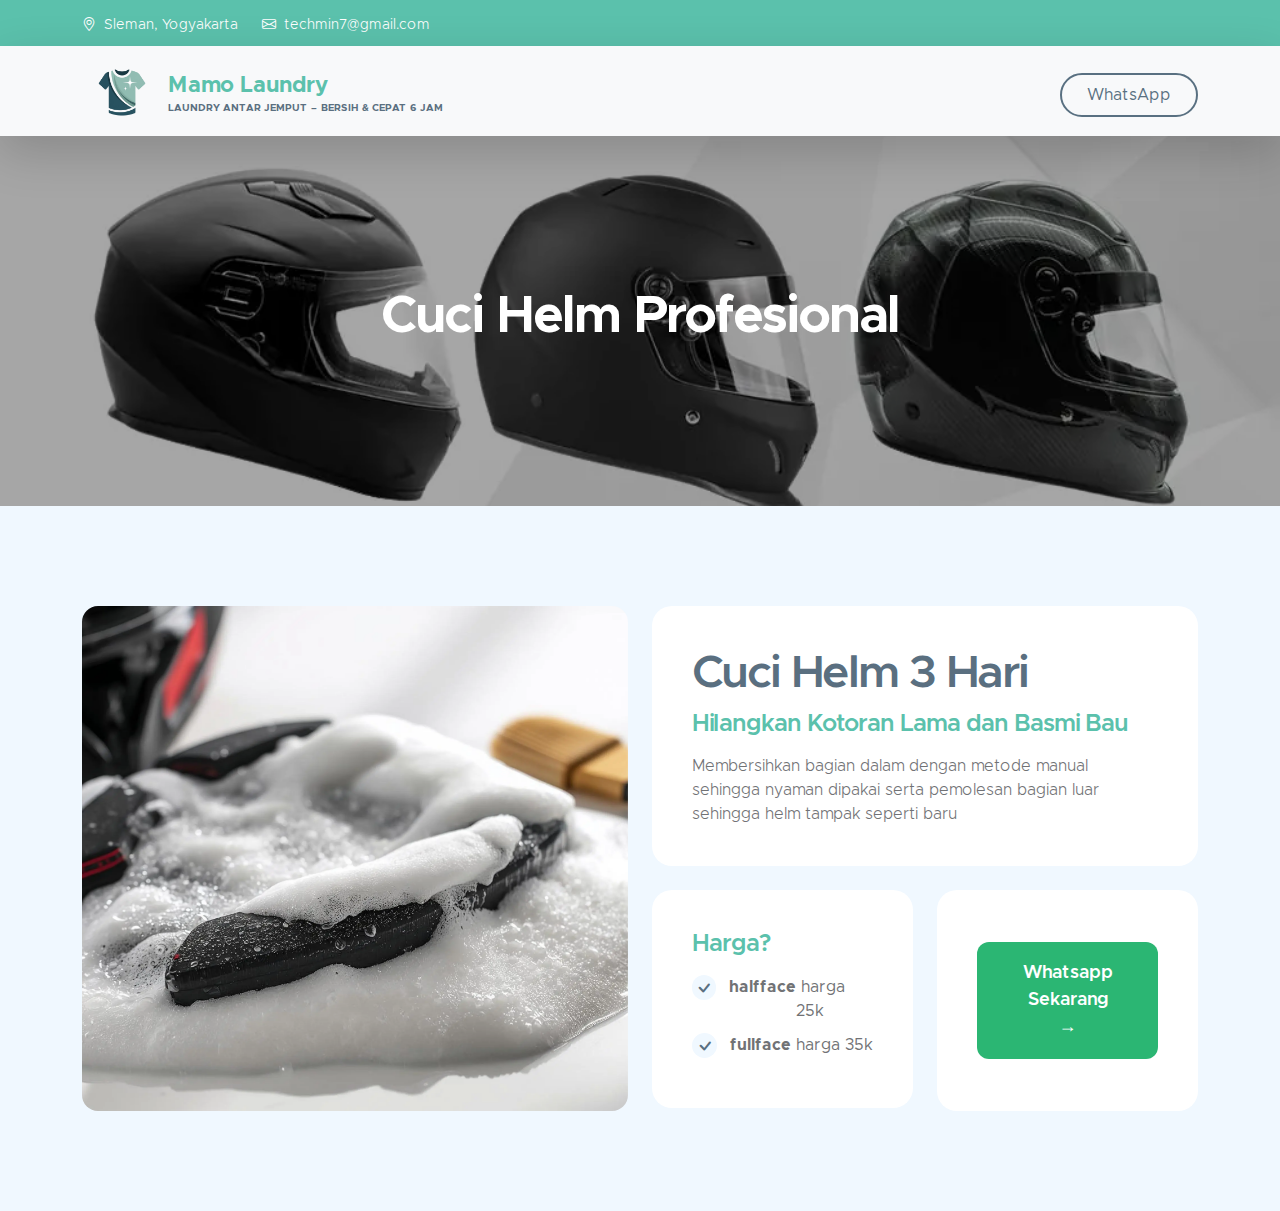
<file: cuci-helm.html>
<!doctype html>
<html lang="en">
    <head>
        <meta charset="utf-8">
        <meta name="viewport" content="width=device-width, initial-scale=1">

        <meta name="description" content="">
        <meta name="author" content="">

        <title>Mamo Laundry - Gratis antar jemput</title>

        <!-- CSS FILES -->        
        <link href="css/bootstrap.min.css" rel="stylesheet">

        <link href="css/bootstrap-icons.css" rel="stylesheet">

        <link href="css/templatemo-kind-heart-charity.css" rel="stylesheet">


    </head>
    
    <body id="section_1">

        <header class="site-header">
            <div class="container">
                <div class="row">
                    
                    <div class="col-lg-8 col-12 d-flex flex-wrap">
                        <p class="d-flex me-4 mb-0">
                            <i class="bi-geo-alt me-2"></i>
                            <a href="https://maps.app.goo.gl/Pck1Nuena5spL8FWA" target="_blank">
                                Sleman, Yogyakarta
                            </a>
                            
                        </p>

                        <p class="d-flex mb-0">
                            <i class="bi-envelope me-2"></i>

                            <a href="mailto:techmin7@gmail.com">
                                techmin7@gmail.com
                            </a>
                        </p>
                    </div>

                    <!-- <div class="col-lg-3 col-12 ms-auto d-lg-block d-none">
                        <ul class="social-icon">
                            <li class="social-icon-item">
                                <a href="#" class="social-icon-link bi-twitter"></a>
                            </li>

                            <li class="social-icon-item">
                                <a href="#" class="social-icon-link bi-facebook"></a>
                            </li>

                            <li class="social-icon-item">
                                <a href="#" class="social-icon-link bi-instagram"></a>
                            </li>

                            <li class="social-icon-item">
                                <a href="#" class="social-icon-link bi-youtube"></a>
                            </li>

                            <li class="social-icon-item">
                                <a href="#" class="social-icon-link bi-whatsapp"></a>
                            </li>
                        </ul>
                    </div> -->

                </div>
            </div>
        </header>

        <nav class="navbar navbar-expand-lg bg-light shadow-lg">
            <div class="container">
                <a class="navbar-brand" href="index.html">
                    <img src="images/logo.png" class="logo img-fluid" alt="Kind Heart Charity">
                    <span>
                        Mamo Laundry
                        <small>Laundry Antar Jemput – Bersih & Cepat 6 Jam</small>
                    </span>
                </a>

                <button class="navbar-toggler" type="button" data-bs-toggle="collapse" data-bs-target="#navbarNav" aria-controls="navbarNav" aria-expanded="false" aria-label="Toggle navigation">
                    <span class="navbar-toggler-icon"></span>
                </button>

                <div class="collapse navbar-collapse" id="navbarNav">
                    <ul class="navbar-nav ms-auto">
                        <!-- <li class="nav-item">
                            <a class="nav-link click-scroll" href="#top">Home</a>
                        </li>

                        <li class="nav-item">
                            <a class="nav-link click-scroll" href="#section_2">About</a>
                        </li>

                        <li class="nav-item">
                            <a class="nav-link click-scroll" href="#section_3">Causes</a>
                        </li>

                        <li class="nav-item">
                            <a class="nav-link click-scroll" href="#section_4">Volunteer</a>
                        </li>

                        <li class="nav-item dropdown">
                            <a class="nav-link click-scroll dropdown-toggle" href="#section_5" id="navbarLightDropdownMenuLink" role="button" data-bs-toggle="dropdown" aria-expanded="false">News</a>

                            <ul class="dropdown-menu dropdown-menu-light" aria-labelledby="navbarLightDropdownMenuLink">
                                <li><a class="dropdown-item" href="news.html">News Listing</a></li>

                                <li><a class="dropdown-item" href="news-detail.html">News Detail</a></li>
                            </ul>
                        </li>

                        <li class="nav-item">
                            <a class="nav-link click-scroll" href="#section_6">Contact</a>
                        </li> -->

                        <li class="nav-item ms-3">
                            <a class="nav-link custom-btn custom-border-btn btn"
                            href="https://wa.me/6285939530001?text=saya%20mau%20laundry%2C%20apakah%20bisa%20antar%20jemput%3F"
                            target="_blank">
                                WhatsApp
                            </a>
                        </li>

                    </ul>
                </div>
            </div>
        </nav>

        <main>

    <!-- HEADER SECTION -->
    <section class="news-detail-header-section text-center"
         style="background-image: url('image baru/images/helm/helmet\ back_result.webp');">
        <div class="section-overlay"></div>
        <div class="container">
            <div class="row">
                <div class="col-lg-12 col-12">
                    <h1 class="text-white">Cuci Helm Profesional</h1>
                </div>
            </div>
        </div>
    </section>


    <!-- CONTENT SECTION -->
    <section class="section-padding section-bg" id="section_2">
                <div class="container">
                    <div class="row">

                        <div class="col-lg-6 col-12 mb-5 mb-lg-0 d-flex">
                            <div id="bedcoverCarousel" 
                                class="carousel slide w-100 bedcover-carousel" 
                                data-bs-ride="carousel" 
                                data-bs-interval="3000">

                                <div class="carousel-inner h-100 rounded-4 overflow-hidden">

                                <div class="carousel-item active h-100">
                                    <img src="image baru/images/helm/helm cheek _result.webp"
                                        class="d-block w-100 h-100 carousel-img"
                                        alt="Proses pencucian helm">
                                </div>

                                <div class="carousel-item h-100">
                                    <img src="image baru/images/helm/helm before after_result.webp"
                                        class="d-block w-100 h-100 carousel-img"
                                        alt="Proses cuci khusus helm">
                                </div>

                                <div class="carousel-item h-100">
                                    <img src="image baru/images/helm/helm bersih_result.webp"
                                        class="d-block w-100 h-100 carousel-img"
                                        alt="helm selesai dan dipacking">
                                </div>

                                </div>
                            </div>
                            </div>



                        <div class="col-lg-6 col-12">
                            <div class="custom-text-box">
                                <h2 class="mb-2">Cuci Helm 3 Hari</h2>

                                <h5 class="mb-3">Hilangkan Kotoran Lama dan Basmi Bau</h5>

                                <p class="mb-0">Membersihkan bagian dalam dengan metode manual sehingga nyaman dipakai serta pemolesan bagian luar sehingga helm tampak seperti baru</p>
                            </div>
                            
                            <div class="row">
                                <div class="col-lg-6 col-md-6 col-12">
                                    <div class="custom-text-box mb-lg-0">
                                        <h5 class="mb-3">Harga?</h5>

                                        <!-- <p>Bisa banget, admin mamo laundry senantiasa menunggu request anda</p> -->

                                        <ul class="custom-list mt-2">
                                            <li class="custom-list-item d-flex">
                                                <i class="bi-check custom-text-box-icon me-2"></i>
                                                &nbsp;<b>halfface</b>&nbsp;harga 25k
                                            </li>

                                            <li class="custom-list-item d-flex">
                                                <i class="bi-check custom-text-box-icon me-2"></i>
                                                &nbsp;<b>fullface</b>&nbsp;harga 35k
                                            </li>

                                            <!-- <li class="custom-list-item d-flex">
                                                <i class="bi-check custom-text-box-icon me-2"></i>
                                                Size&nbsp;<b>jumbo</b>&nbsp;harga 50k
                                            </li> -->
                                        </ul>
                                    </div>
                                </div>

                                <div class="col-lg-6 col-md-6 col-12">
                                    <div class="custom-text-box text-center d-flex align-items-center justify-content-center h-100">
                                        <a href="https://wa.me/6285939530001?text=saya%20mau%20laundry%2C%20helm%20sekarang%20bisa%3F" class="custom-action-btn">
                                        Whatsapp Sekarang →
                                        </a>
                                    </div>
                                    </div>


                            </div>
                        </div>

                    </div>
                </div>
            </section>

</main>


        

        <!-- JAVASCRIPT FILES -->
        <script src="js/jquery.min.js"></script>
        <script src="js/bootstrap.min.js"></script>
        <script src="js/jquery.sticky.js"></script>
        <script src="js/click-scroll.js"></script>
        <script src="js/counter.js"></script>
        <script src="js/custom.js"></script>

    </body>
</html>
</file>
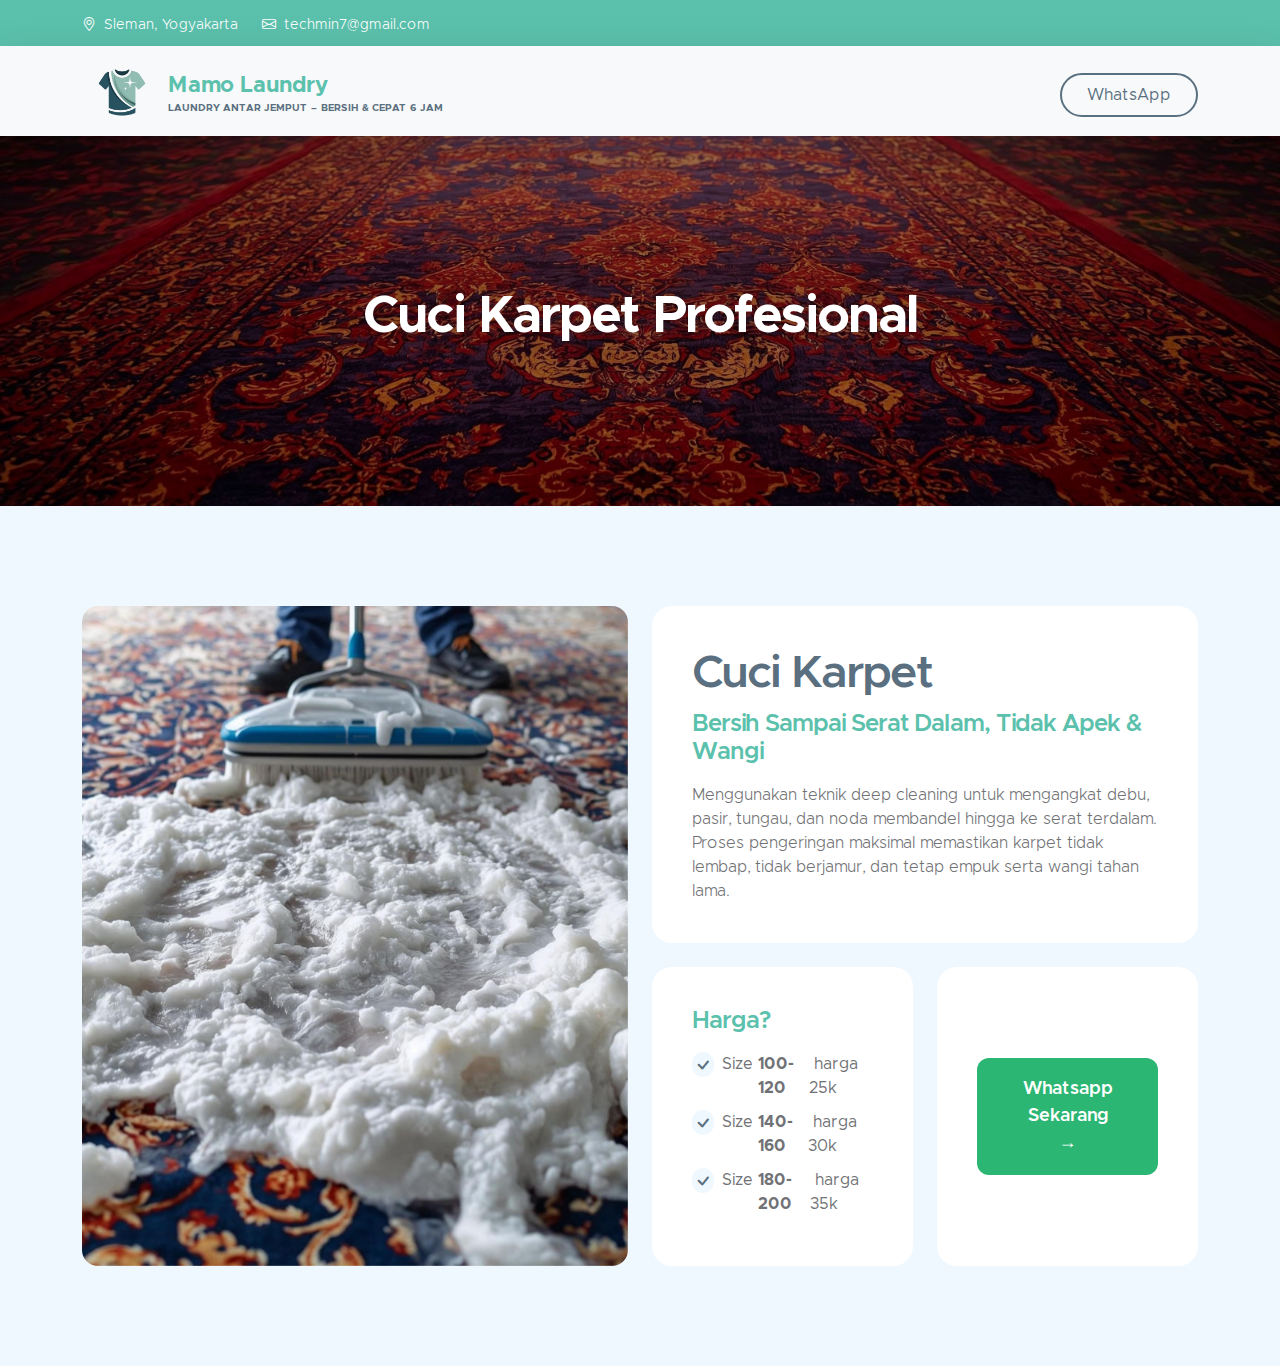
<file: cuci-karpet.html>
<!doctype html>
<html lang="en">
    <head>
        <meta charset="utf-8">
        <meta name="viewport" content="width=device-width, initial-scale=1">

        <meta name="description" content="">
        <meta name="author" content="">

        <title>Mamo Laundry - Gratis antar jemput</title>

        <!-- CSS FILES -->        
        <link href="css/bootstrap.min.css" rel="stylesheet">

        <link href="css/bootstrap-icons.css" rel="stylesheet">

        <link href="css/templatemo-kind-heart-charity.css" rel="stylesheet">


    </head>
    
    <body id="section_1">

        <header class="site-header">
            <div class="container">
                <div class="row">
                    
                    <div class="col-lg-8 col-12 d-flex flex-wrap">
                        <p class="d-flex me-4 mb-0">
                            <i class="bi-geo-alt me-2"></i>
                            <a href="https://maps.app.goo.gl/Pck1Nuena5spL8FWA" target="_blank">
                                Sleman, Yogyakarta
                            </a>
                            
                        </p>

                        <p class="d-flex mb-0">
                            <i class="bi-envelope me-2"></i>

                            <a href="mailto:techmin7@gmail.com">
                                techmin7@gmail.com
                            </a>
                        </p>
                    </div>

                    <!-- <div class="col-lg-3 col-12 ms-auto d-lg-block d-none">
                        <ul class="social-icon">
                            <li class="social-icon-item">
                                <a href="#" class="social-icon-link bi-twitter"></a>
                            </li>

                            <li class="social-icon-item">
                                <a href="#" class="social-icon-link bi-facebook"></a>
                            </li>

                            <li class="social-icon-item">
                                <a href="#" class="social-icon-link bi-instagram"></a>
                            </li>

                            <li class="social-icon-item">
                                <a href="#" class="social-icon-link bi-youtube"></a>
                            </li>

                            <li class="social-icon-item">
                                <a href="#" class="social-icon-link bi-whatsapp"></a>
                            </li>
                        </ul>
                    </div> -->

                </div>
            </div>
        </header>

        <nav class="navbar navbar-expand-lg bg-light shadow-lg">
            <div class="container">
                <a class="navbar-brand" href="index.html">
                    <img src="images/logo.png" class="logo img-fluid" alt="Kind Heart Charity">
                    <span>
                        Mamo Laundry
                        <small>Laundry Antar Jemput – Bersih & Cepat 6 Jam</small>
                    </span>
                </a>

                <button class="navbar-toggler" type="button" data-bs-toggle="collapse" data-bs-target="#navbarNav" aria-controls="navbarNav" aria-expanded="false" aria-label="Toggle navigation">
                    <span class="navbar-toggler-icon"></span>
                </button>

                <div class="collapse navbar-collapse" id="navbarNav">
                    <ul class="navbar-nav ms-auto">
                        <!-- <li class="nav-item">
                            <a class="nav-link click-scroll" href="#top">Home</a>
                        </li>

                        <li class="nav-item">
                            <a class="nav-link click-scroll" href="#section_2">About</a>
                        </li>

                        <li class="nav-item">
                            <a class="nav-link click-scroll" href="#section_3">Causes</a>
                        </li>

                        <li class="nav-item">
                            <a class="nav-link click-scroll" href="#section_4">Volunteer</a>
                        </li>

                        <li class="nav-item dropdown">
                            <a class="nav-link click-scroll dropdown-toggle" href="#section_5" id="navbarLightDropdownMenuLink" role="button" data-bs-toggle="dropdown" aria-expanded="false">News</a>

                            <ul class="dropdown-menu dropdown-menu-light" aria-labelledby="navbarLightDropdownMenuLink">
                                <li><a class="dropdown-item" href="news.html">News Listing</a></li>

                                <li><a class="dropdown-item" href="news-detail.html">News Detail</a></li>
                            </ul>
                        </li>

                        <li class="nav-item">
                            <a class="nav-link click-scroll" href="#section_6">Contact</a>
                        </li> -->

                        <li class="nav-item ms-3">
                            <a class="nav-link custom-btn custom-border-btn btn"
                            href="https://wa.me/6285939530001?text=saya%20mau%20laundry%2C%20apakah%20bisa%20antar%20jemput%3F"
                            target="_blank">
                                WhatsApp
                            </a>
                        </li>

                    </ul>
                </div>
            </div>
        </nav>

        <main>

    <!-- HEADER SECTION -->
    <section class="news-detail-header-section text-center"
         style="background-image: url('images/karpet/karpet\ memanjang.jpg');">
        <div class="section-overlay"></div>
        <div class="container">
            <div class="row">
                <div class="col-lg-12 col-12">
                    <h1 class="text-white">Cuci Karpet Profesional</h1>
                </div>
            </div>
        </div>
    </section>


    <!-- CONTENT SECTION -->
    <section class="section-padding section-bg" id="section_2">
                <div class="container">
                    <div class="row">

                        <div class="col-lg-6 col-12 mb-5 mb-lg-0 d-flex">
                            <div id="bedcoverCarousel" 
                                class="carousel slide w-100 bedcover-carousel" 
                                data-bs-ride="carousel" 
                                data-bs-interval="3000">

                                <div class="carousel-inner h-100 rounded-4 overflow-hidden">

                                <div class="carousel-item active h-100">
                                    <img src="images/karpet/karpet sikat.jpg"
                                        class="d-block w-100 h-100 carousel-img"
                                        alt="Proses pencucian karpet">
                                </div>

                                <div class="carousel-item h-100">
                                    <img src="images/karpet/vacum karpet.jpg"
                                        class="d-block w-100 h-100 carousel-img"
                                        alt="Proses pembilasan karpet">
                                </div>

                                <div class="carousel-item h-100">
                                    <img src="images/karpet/clean karpet.jpg"
                                        class="d-block w-100 h-100 carousel-img"
                                        alt="karpet selesai dan dipacking">
                                </div>

                                </div>
                            </div>
                            </div>



                        <div class="col-lg-6 col-12">
                            <div class="custom-text-box">
                                <h2 class="mb-2">Cuci Karpet</h2>

                                <h5 class="mb-3">Bersih Sampai Serat Dalam, Tidak Apek & Wangi</h5>

                                <p class="mb-0">Menggunakan teknik deep cleaning untuk mengangkat debu, pasir, tungau, dan noda membandel hingga ke serat terdalam. 
            Proses pengeringan maksimal memastikan karpet tidak lembap, tidak berjamur, dan tetap empuk serta wangi tahan lama.</p>
                            </div>
                            
                            <div class="row">
                                <div class="col-lg-6 col-md-6 col-12">
                                    <div class="custom-text-box mb-lg-0">
                                        <h5 class="mb-3">Harga?</h5>

                                        <!-- <p>Bisa banget, admin mamo laundry senantiasa menunggu request anda</p> -->

                                        <ul class="custom-list mt-2">
                                            <li class="custom-list-item d-flex">
                                                <i class="bi-check custom-text-box-icon me-2"></i>
                                                Size&nbsp;<b>100-120</b>&nbsp;harga 25k
                                            </li>

                                            <li class="custom-list-item d-flex">
                                                <i class="bi-check custom-text-box-icon me-2"></i>
                                                Size&nbsp;<b>140-160</b>&nbsp;harga 30k
                                            </li>

                                            <li class="custom-list-item d-flex">
                                                <i class="bi-check custom-text-box-icon me-2"></i>
                                                Size&nbsp;<b>180-200</b>&nbsp;harga 35k
                                            </li>
                                        </ul>
                                    </div>
                                </div>

                                <div class="col-lg-6 col-md-6 col-12">
                                    <div class="custom-text-box text-center d-flex align-items-center justify-content-center h-100">
                                        <a href="https://wa.me/6285939530001?text=saya%20mau%20laundry%2C%20karpet%20sekarang%20bisa%3F" class="custom-action-btn">
                                        Whatsapp Sekarang →
                                        </a>
                                    </div>
                                    </div>


                            </div>
                        </div>

                    </div>
                </div>
            </section>

</main>


        

        <!-- JAVASCRIPT FILES -->
        <script src="js/jquery.min.js"></script>
        <script src="js/bootstrap.min.js"></script>
        <script src="js/jquery.sticky.js"></script>
        <script src="js/click-scroll.js"></script>
        <script src="js/counter.js"></script>
        <script src="js/custom.js"></script>

    </body>
</html>
</file>
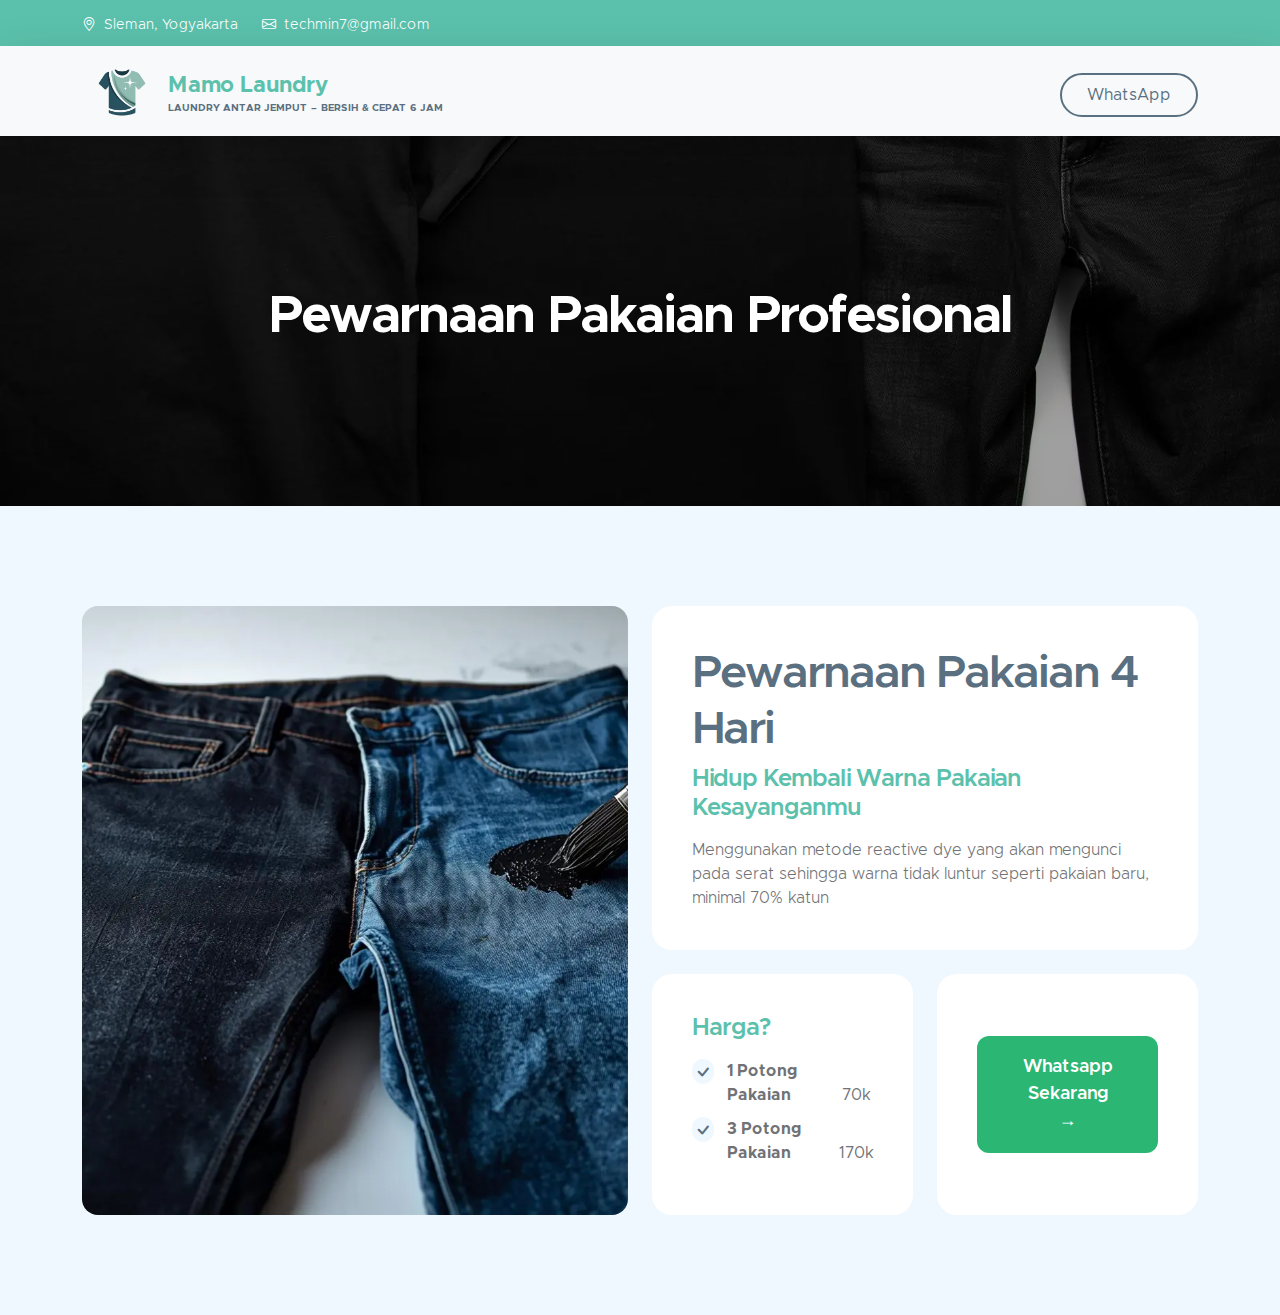
<file: cuci-naptol.html>
<!doctype html>
<html lang="en">
    <head>
        <meta charset="utf-8">
        <meta name="viewport" content="width=device-width, initial-scale=1">

        <meta name="description" content="">
        <meta name="author" content="">

        <title>Mamo Laundry - Gratis antar jemput</title>

        <!-- CSS FILES -->        
        <link href="css/bootstrap.min.css" rel="stylesheet">

        <link href="css/bootstrap-icons.css" rel="stylesheet">

        <link href="css/templatemo-kind-heart-charity.css" rel="stylesheet">


    </head>
    
    <body id="section_1">

        <header class="site-header">
            <div class="container">
                <div class="row">
                    
                    <div class="col-lg-8 col-12 d-flex flex-wrap">
                        <p class="d-flex me-4 mb-0">
                            <i class="bi-geo-alt me-2"></i>
                            <a href="https://maps.app.goo.gl/Pck1Nuena5spL8FWA" target="_blank">
                                Sleman, Yogyakarta
                            </a>
                            
                        </p>

                        <p class="d-flex mb-0">
                            <i class="bi-envelope me-2"></i>

                            <a href="mailto:techmin7@gmail.com">
                                techmin7@gmail.com
                            </a>
                        </p>
                    </div>

                    <!-- <div class="col-lg-3 col-12 ms-auto d-lg-block d-none">
                        <ul class="social-icon">
                            <li class="social-icon-item">
                                <a href="#" class="social-icon-link bi-twitter"></a>
                            </li>

                            <li class="social-icon-item">
                                <a href="#" class="social-icon-link bi-facebook"></a>
                            </li>

                            <li class="social-icon-item">
                                <a href="#" class="social-icon-link bi-instagram"></a>
                            </li>

                            <li class="social-icon-item">
                                <a href="#" class="social-icon-link bi-youtube"></a>
                            </li>

                            <li class="social-icon-item">
                                <a href="#" class="social-icon-link bi-whatsapp"></a>
                            </li>
                        </ul>
                    </div> -->

                </div>
            </div>
        </header>

        <nav class="navbar navbar-expand-lg bg-light shadow-lg">
            <div class="container">
                <a class="navbar-brand" href="index.html">
                    <img src="images/logo.png" class="logo img-fluid" alt="Kind Heart Charity">
                    <span>
                        Mamo Laundry
                        <small>Laundry Antar Jemput – Bersih & Cepat 6 Jam</small>
                    </span>
                </a>

                <button class="navbar-toggler" type="button" data-bs-toggle="collapse" data-bs-target="#navbarNav" aria-controls="navbarNav" aria-expanded="false" aria-label="Toggle navigation">
                    <span class="navbar-toggler-icon"></span>
                </button>

                <div class="collapse navbar-collapse" id="navbarNav">
                    <ul class="navbar-nav ms-auto">
                        <!-- <li class="nav-item">
                            <a class="nav-link click-scroll" href="#top">Home</a>
                        </li>

                        <li class="nav-item">
                            <a class="nav-link click-scroll" href="#section_2">About</a>
                        </li>

                        <li class="nav-item">
                            <a class="nav-link click-scroll" href="#section_3">Causes</a>
                        </li>

                        <li class="nav-item">
                            <a class="nav-link click-scroll" href="#section_4">Volunteer</a>
                        </li>

                        <li class="nav-item dropdown">
                            <a class="nav-link click-scroll dropdown-toggle" href="#section_5" id="navbarLightDropdownMenuLink" role="button" data-bs-toggle="dropdown" aria-expanded="false">News</a>

                            <ul class="dropdown-menu dropdown-menu-light" aria-labelledby="navbarLightDropdownMenuLink">
                                <li><a class="dropdown-item" href="news.html">News Listing</a></li>

                                <li><a class="dropdown-item" href="news-detail.html">News Detail</a></li>
                            </ul>
                        </li>

                        <li class="nav-item">
                            <a class="nav-link click-scroll" href="#section_6">Contact</a>
                        </li> -->

                        <li class="nav-item ms-3">
                            <a class="nav-link custom-btn custom-border-btn btn"
                            href="https://wa.me/6285939530001?text=saya%20mau%20laundry%2C%20apakah%20bisa%20antar%20jemput%3F"
                            target="_blank">
                                WhatsApp
                            </a>
                        </li>

                    </ul>
                </div>
            </div>
        </nav>

        <main>

    <!-- HEADER SECTION -->
    <section class="news-detail-header-section text-center"
         style="background-image: url('image baru/images/naptol/naptol\ utama_result.webp');">
        <div class="section-overlay"></div>
        <div class="container">
            <div class="row">
                <div class="col-lg-12 col-12">
                    <h1 class="text-white">Pewarnaan Pakaian Profesional</h1>
                </div>
            </div>
        </div>
    </section>


    <!-- CONTENT SECTION -->
    <section class="section-padding section-bg" id="section_2">
                <div class="container">
                    <div class="row">

                        <div class="col-lg-6 col-12 mb-5 mb-lg-0 d-flex">
                            <div id="bedcoverCarousel" 
                                class="carousel slide w-100 bedcover-carousel" 
                                data-bs-ride="carousel" 
                                data-bs-interval="3000">

                                <div class="carousel-inner h-100 rounded-4 overflow-hidden">

                                <div class="carousel-item active h-100">
                                    <img src="image baru/images/naptol/proses naptol_result.webp"
                                        class="d-block w-100 h-100 carousel-img"
                                        alt="Proses naptol pakaian">
                                </div>

                                <div class="carousel-item h-100">
                                    <img src="image baru/images/naptol/before after naptol_result.webp"
                                        class="d-block w-100 h-100 carousel-img"
                                        alt="Proses bilas naptol">
                                </div>

                                <div class="carousel-item h-100">
                                    <img src="image baru/images/naptol/bilas_result.webp"
                                        class="d-block w-100 h-100 carousel-img"
                                        alt="naptol selesai dan dipacking">
                                </div>

                                </div>
                            </div>
                            </div>



                        <div class="col-lg-6 col-12">
                            <div class="custom-text-box">
                                <h2 class="mb-2">Pewarnaan Pakaian 4 Hari</h2>

                                <h5 class="mb-3">Hidup Kembali Warna  Pakaian Kesayanganmu</h5>

                                <p class="mb-0">Menggunakan metode reactive dye yang akan mengunci pada serat sehingga warna tidak luntur seperti pakaian baru, minimal 70% katun</p>
                            </div>
                            
                            <div class="row">
                                <div class="col-lg-6 col-md-6 col-12">
                                    <div class="custom-text-box mb-lg-0">
                                        <h5 class="mb-3">Harga?</h5>

                                        <!-- <p>Bisa banget, admin mamo laundry senantiasa menunggu request anda</p> -->

                                        <ul class="custom-list mt-2">
                                            <li class="custom-list-item d-flex">
                                                <i class="bi-check custom-text-box-icon me-2"></i>
                                                &nbsp;<b>1 Potong Pakaian</b>&nbsp; 70k
                                            </li>

                                            <li class="custom-list-item d-flex">
                                                <i class="bi-check custom-text-box-icon me-2"></i>
                                                &nbsp;<b>3 Potong Pakaian</b>&nbsp; 170k
                                            </li>

                                            <!-- <li class="custom-list-item d-flex">
                                                <i class="bi-check custom-text-box-icon me-2"></i>
                                                Size&nbsp;<b>jumbo</b>&nbsp;harga 50k
                                            </li> -->
                                        </ul>
                                    </div>
                                </div>

                                <div class="col-lg-6 col-md-6 col-12">
                                    <div class="custom-text-box text-center d-flex align-items-center justify-content-center h-100">
                                        <a href="https://wa.me/6285939530001?text=saya%20mau%20laundry%2C%20naptol%20sekarang%20bisa%3F" class="custom-action-btn">
                                        Whatsapp Sekarang →
                                        </a>
                                    </div>
                                    </div>


                            </div>
                        </div>

                    </div>
                </div>
            </section>

</main>


        

        <!-- JAVASCRIPT FILES -->
        <script src="js/jquery.min.js"></script>
        <script src="js/bootstrap.min.js"></script>
        <script src="js/jquery.sticky.js"></script>
        <script src="js/click-scroll.js"></script>
        <script src="js/counter.js"></script>
        <script src="js/custom.js"></script>

    </body>
</html>
</file>
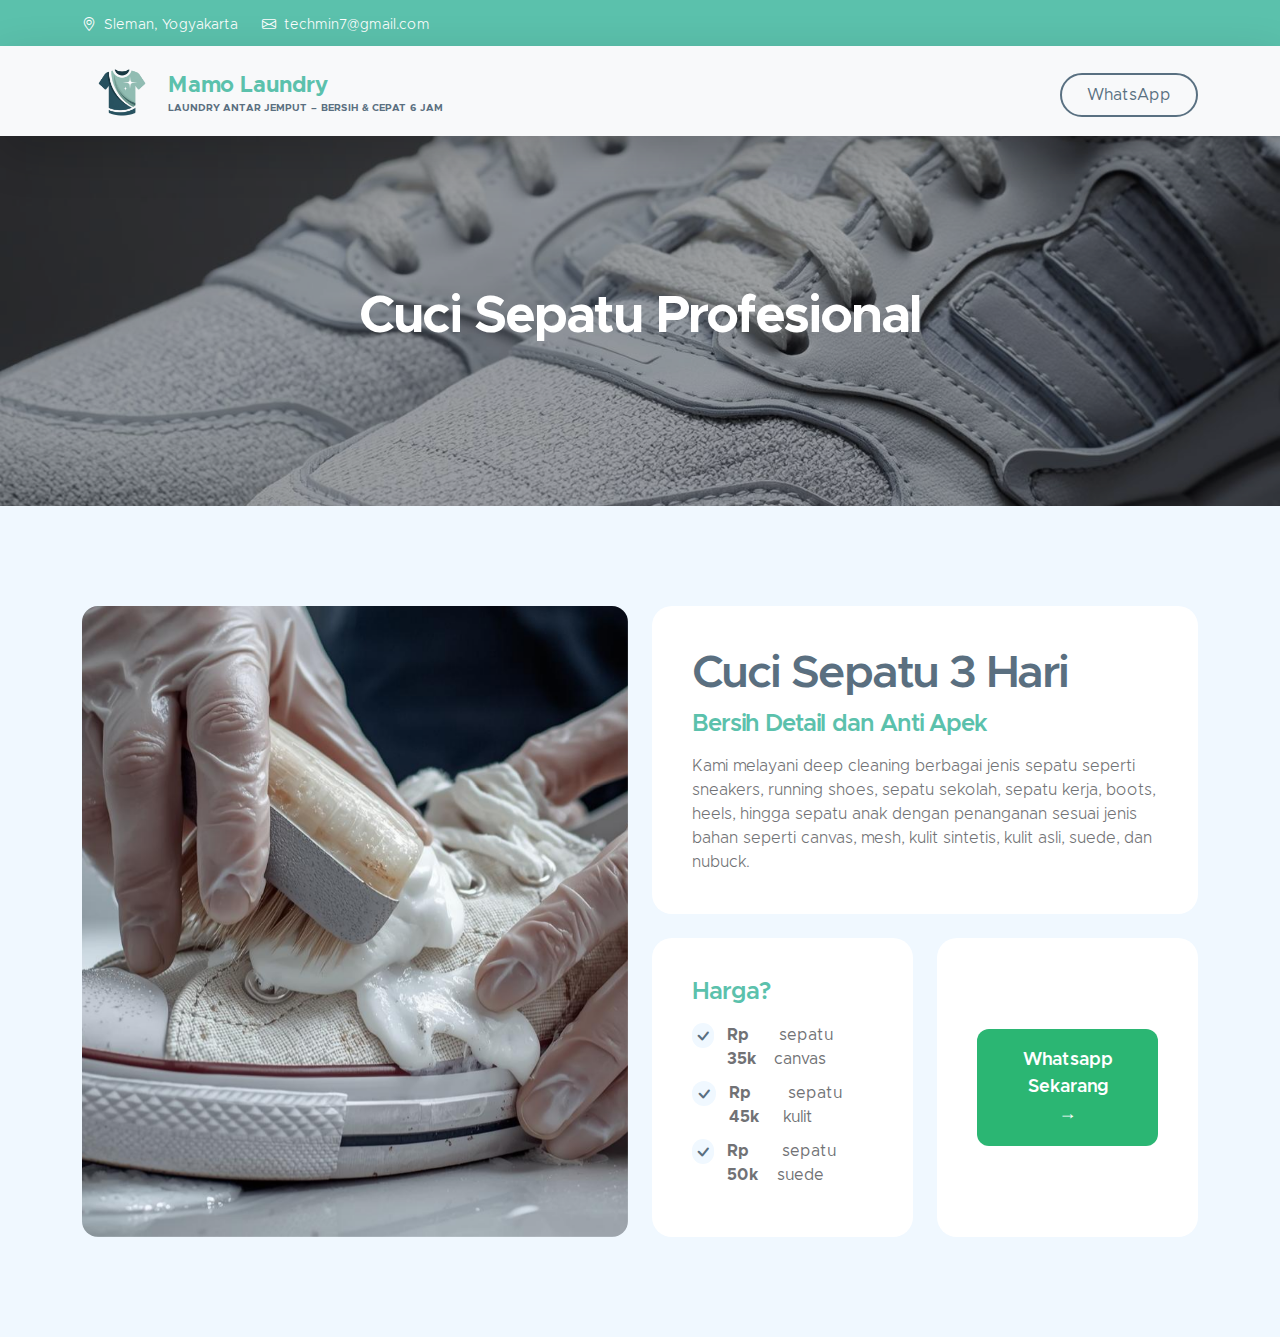
<file: cuci-sepatu.html>
<!doctype html>
<html lang="en">
    <head>
        <meta charset="utf-8">
        <meta name="viewport" content="width=device-width, initial-scale=1">

        <meta name="description" content="">
        <meta name="author" content="">

        <title>Mamo Laundry - Gratis antar jemput</title>

        <!-- CSS FILES -->        
        <link href="css/bootstrap.min.css" rel="stylesheet">

        <link href="css/bootstrap-icons.css" rel="stylesheet">

        <link href="css/templatemo-kind-heart-charity.css" rel="stylesheet">


    </head>
    
    <body id="section_1">

        <header class="site-header">
            <div class="container">
                <div class="row">
                    
                    <div class="col-lg-8 col-12 d-flex flex-wrap">
                        <p class="d-flex me-4 mb-0">
                            <i class="bi-geo-alt me-2"></i>
                            <a href="https://maps.app.goo.gl/Pck1Nuena5spL8FWA" target="_blank">
                                Sleman, Yogyakarta
                            </a>
                            
                        </p>

                        <p class="d-flex mb-0">
                            <i class="bi-envelope me-2"></i>

                            <a href="mailto:techmin7@gmail.com">
                                techmin7@gmail.com
                            </a>
                        </p>
                    </div>

                    <!-- <div class="col-lg-3 col-12 ms-auto d-lg-block d-none">
                        <ul class="social-icon">
                            <li class="social-icon-item">
                                <a href="#" class="social-icon-link bi-twitter"></a>
                            </li>

                            <li class="social-icon-item">
                                <a href="#" class="social-icon-link bi-facebook"></a>
                            </li>

                            <li class="social-icon-item">
                                <a href="#" class="social-icon-link bi-instagram"></a>
                            </li>

                            <li class="social-icon-item">
                                <a href="#" class="social-icon-link bi-youtube"></a>
                            </li>

                            <li class="social-icon-item">
                                <a href="#" class="social-icon-link bi-whatsapp"></a>
                            </li>
                        </ul>
                    </div> -->

                </div>
            </div>
        </header>

        <nav class="navbar navbar-expand-lg bg-light shadow-lg">
            <div class="container">
                <a class="navbar-brand" href="index.html">
                    <img src="images/logo.png" class="logo img-fluid" alt="Kind Heart Charity">
                    <span>
                        Mamo Laundry
                        <small>Laundry Antar Jemput – Bersih & Cepat 6 Jam</small>
                    </span>
                </a>

                <button class="navbar-toggler" type="button" data-bs-toggle="collapse" data-bs-target="#navbarNav" aria-controls="navbarNav" aria-expanded="false" aria-label="Toggle navigation">
                    <span class="navbar-toggler-icon"></span>
                </button>

                <div class="collapse navbar-collapse" id="navbarNav">
                    <ul class="navbar-nav ms-auto">
                        <!-- <li class="nav-item">
                            <a class="nav-link click-scroll" href="#top">Home</a>
                        </li>

                        <li class="nav-item">
                            <a class="nav-link click-scroll" href="#section_2">About</a>
                        </li>

                        <li class="nav-item">
                            <a class="nav-link click-scroll" href="#section_3">Causes</a>
                        </li>

                        <li class="nav-item">
                            <a class="nav-link click-scroll" href="#section_4">Volunteer</a>
                        </li>

                        <li class="nav-item dropdown">
                            <a class="nav-link click-scroll dropdown-toggle" href="#section_5" id="navbarLightDropdownMenuLink" role="button" data-bs-toggle="dropdown" aria-expanded="false">News</a>

                            <ul class="dropdown-menu dropdown-menu-light" aria-labelledby="navbarLightDropdownMenuLink">
                                <li><a class="dropdown-item" href="news.html">News Listing</a></li>

                                <li><a class="dropdown-item" href="news-detail.html">News Detail</a></li>
                            </ul>
                        </li>

                        <li class="nav-item">
                            <a class="nav-link click-scroll" href="#section_6">Contact</a>
                        </li> -->

                        <li class="nav-item ms-3">
                            <a class="nav-link custom-btn custom-border-btn btn"
                            href="https://wa.me/6285939530001?text=saya%20mau%20laundry%2C%20apakah%20bisa%20antar%20jemput%3F"
                            target="_blank">
                                WhatsApp
                            </a>
                        </li>

                    </ul>
                </div>
            </div>
        </nav>

        <main>

    <!-- HEADER SECTION -->
    <section class="news-detail-header-section text-center"
         style="background-image: url('images/sepatu/sepatu\ utama.jpg');">
        <div class="section-overlay"></div>
        <div class="container">
            <div class="row">
                <div class="col-lg-12 col-12">
                    <h1 class="text-white">Cuci Sepatu Profesional</h1>
                </div>
            </div>
        </div>
    </section>


    <!-- CONTENT SECTION -->
    <section class="section-padding section-bg" id="section_2">
                <div class="container">
                    <div class="row">

                        <div class="col-lg-6 col-12 mb-5 mb-lg-0 d-flex">
                            <div id="bedcoverCarousel" 
                                class="carousel slide w-100 bedcover-carousel" 
                                data-bs-ride="carousel" 
                                data-bs-interval="3000">

                                <div class="carousel-inner h-100 rounded-4 overflow-hidden">

                                <div class="carousel-item active h-100">
                                    <img src="images/sepatu/sikat sepatu.jpg"
                                        class="d-block w-100 h-100 carousel-img"
                                        alt="Proses pencucian sepatu">
                                </div>

                                <div class="carousel-item h-100">
                                    <img src="images/sepatu/sepatu detail .jpg"
                                        class="d-block w-100 h-100 carousel-img"
                                        alt="Proses cuci khusus sepatu">
                                </div>

                                <div class="carousel-item h-100">
                                    <img src="images/sepatu/sepatu before after.jpg"
                                        class="d-block w-100 h-100 carousel-img"
                                        alt="sepatu selesai dan dipacking">
                                </div>

                                </div>
                            </div>
                            </div>



                        <div class="col-lg-6 col-12">
                            <div class="custom-text-box">
                                <h2 class="mb-2">Cuci Sepatu 3 Hari</h2>

                                <h5 class="mb-3">Bersih Detail dan Anti Apek</h5>

                                <p class="mb-0">Kami melayani deep cleaning berbagai jenis sepatu seperti sneakers, running shoes, sepatu sekolah, sepatu kerja, boots, heels, hingga sepatu anak dengan penanganan sesuai jenis bahan seperti canvas, mesh, kulit sintetis, kulit asli, suede, dan nubuck.</p>
                            </div>
                            
                            <div class="row">
                                <div class="col-lg-6 col-md-6 col-12">
                                    <div class="custom-text-box mb-lg-0">
                                        <h5 class="mb-3">Harga?</h5>

                                        <!-- <p>Bisa banget, admin mamo laundry senantiasa menunggu request anda</p> -->

                                        <ul class="custom-list mt-2">
                                            <li class="custom-list-item d-flex">
                                                <i class="bi-check custom-text-box-icon me-2"></i>
                                                &nbsp;<b>Rp 35k</b>&nbsp;sepatu canvas
                                            </li>

                                            <li class="custom-list-item d-flex">
                                                <i class="bi-check custom-text-box-icon me-2"></i>
                                                &nbsp;<b>Rp 45k</b>&nbsp;sepatu kulit
                                            </li>

                                            <li class="custom-list-item d-flex">
                                                <i class="bi-check custom-text-box-icon me-2"></i>
                                                &nbsp;<b>Rp 50k</b>&nbsp;sepatu suede
                                            </li>
                                        </ul>
                                    </div>
                                </div>

                                <div class="col-lg-6 col-md-6 col-12">
                                    <div class="custom-text-box text-center d-flex align-items-center justify-content-center h-100">
                                        <a href="https://wa.me/6285939530001?text=saya%20mau%20laundry%2C%20sepatu%20sekarang%20bisa%3F" class="custom-action-btn">
                                        Whatsapp Sekarang →
                                        </a>
                                    </div>
                                    </div>


                            </div>
                        </div>

                    </div>
                </div>
            </section>

</main>


        

        <!-- JAVASCRIPT FILES -->
        <script src="js/jquery.min.js"></script>
        <script src="js/bootstrap.min.js"></script>
        <script src="js/jquery.sticky.js"></script>
        <script src="js/click-scroll.js"></script>
        <script src="js/counter.js"></script>
        <script src="js/custom.js"></script>

    </body>
</html>
</file>
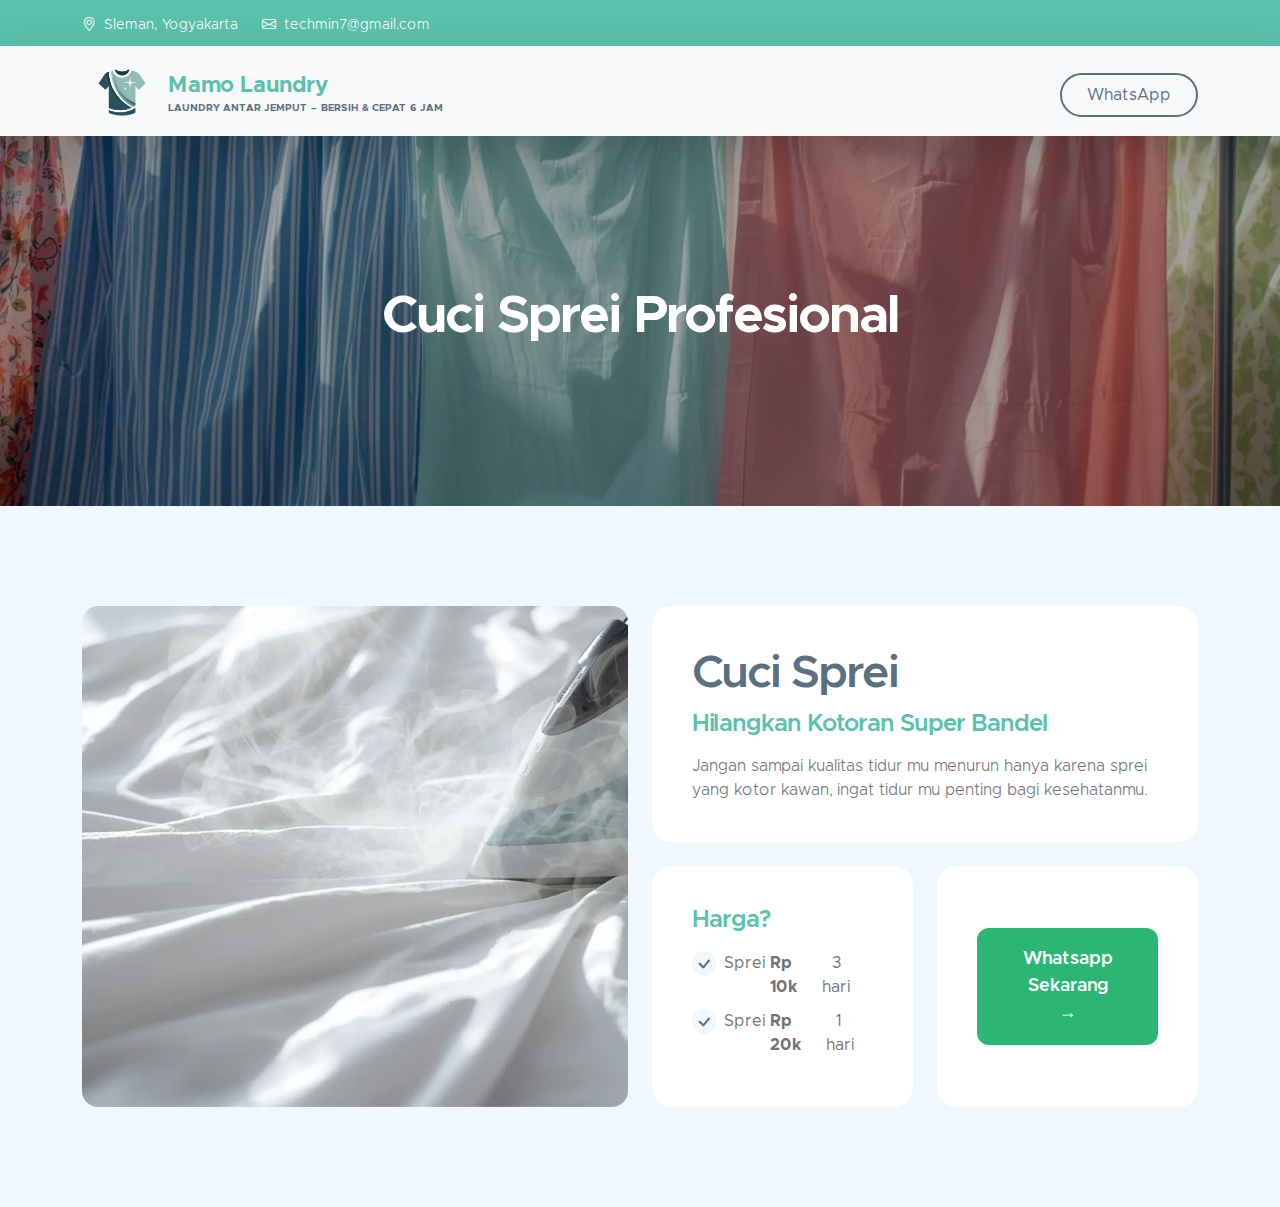
<file: cuci-sprei.html>
<!doctype html>
<html lang="en">
    <head>
        <meta charset="utf-8">
        <meta name="viewport" content="width=device-width, initial-scale=1">

        <meta name="description" content="">
        <meta name="author" content="">

        <title>Mamo Laundry - Gratis antar jemput</title>

        <!-- CSS FILES -->        
        <link href="css/bootstrap.min.css" rel="stylesheet">

        <link href="css/bootstrap-icons.css" rel="stylesheet">

        <link href="css/templatemo-kind-heart-charity.css" rel="stylesheet">


    </head>
    
    <body id="section_1">

        <header class="site-header">
            <div class="container">
                <div class="row">
                    
                    <div class="col-lg-8 col-12 d-flex flex-wrap">
                        <p class="d-flex me-4 mb-0">
                            <i class="bi-geo-alt me-2"></i>
                            <a href="https://maps.app.goo.gl/Pck1Nuena5spL8FWA" target="_blank">
                                Sleman, Yogyakarta
                            </a>
                            
                        </p>

                        <p class="d-flex mb-0">
                            <i class="bi-envelope me-2"></i>

                            <a href="mailto:techmin7@gmail.com">
                                techmin7@gmail.com
                            </a>
                        </p>
                    </div>

                    <!-- <div class="col-lg-3 col-12 ms-auto d-lg-block d-none">
                        <ul class="social-icon">
                            <li class="social-icon-item">
                                <a href="#" class="social-icon-link bi-twitter"></a>
                            </li>

                            <li class="social-icon-item">
                                <a href="#" class="social-icon-link bi-facebook"></a>
                            </li>

                            <li class="social-icon-item">
                                <a href="#" class="social-icon-link bi-instagram"></a>
                            </li>

                            <li class="social-icon-item">
                                <a href="#" class="social-icon-link bi-youtube"></a>
                            </li>

                            <li class="social-icon-item">
                                <a href="#" class="social-icon-link bi-whatsapp"></a>
                            </li>
                        </ul>
                    </div> -->

                </div>
            </div>
        </header>

        <nav class="navbar navbar-expand-lg bg-light shadow-lg">
            <div class="container">
                <a class="navbar-brand" href="index.html">
                    <img src="image baru/images/logo_result.webp" class="logo img-fluid" alt="Kind Heart Charity">
                    <span>
                        Mamo Laundry
                        <small>Laundry Antar Jemput – Bersih & Cepat 6 Jam</small>
                    </span>
                </a>

                <button class="navbar-toggler" type="button" data-bs-toggle="collapse" data-bs-target="#navbarNav" aria-controls="navbarNav" aria-expanded="false" aria-label="Toggle navigation">
                    <span class="navbar-toggler-icon"></span>
                </button>

                <div class="collapse navbar-collapse" id="navbarNav">
                    <ul class="navbar-nav ms-auto">
                        <!-- <li class="nav-item">
                            <a class="nav-link click-scroll" href="#top">Home</a>
                        </li>

                        <li class="nav-item">
                            <a class="nav-link click-scroll" href="#section_2">About</a>
                        </li>

                        <li class="nav-item">
                            <a class="nav-link click-scroll" href="#section_3">Causes</a>
                        </li>

                        <li class="nav-item">
                            <a class="nav-link click-scroll" href="#section_4">Volunteer</a>
                        </li>

                        <li class="nav-item dropdown">
                            <a class="nav-link click-scroll dropdown-toggle" href="#section_5" id="navbarLightDropdownMenuLink" role="button" data-bs-toggle="dropdown" aria-expanded="false">News</a>

                            <ul class="dropdown-menu dropdown-menu-light" aria-labelledby="navbarLightDropdownMenuLink">
                                <li><a class="dropdown-item" href="news.html">News Listing</a></li>

                                <li><a class="dropdown-item" href="news-detail.html">News Detail</a></li>
                            </ul>
                        </li>

                        <li class="nav-item">
                            <a class="nav-link click-scroll" href="#section_6">Contact</a>
                        </li> -->

                        <li class="nav-item ms-3">
                            <a class="nav-link custom-btn custom-border-btn btn"
                            href="https://wa.me/6285939530001?text=saya%20mau%20laundry%2C%20apakah%20bisa%20antar%20jemput%3F"
                            target="_blank">
                                WhatsApp
                            </a>
                        </li>

                    </ul>
                </div>
            </div>
        </nav>

        <main>

    <!-- HEADER SECTION -->
    <section class="news-detail-header-section text-center"
         style="background-image: url('image baru/images/sprei/sprei_result.webp');">
        <div class="section-overlay"></div>
        <div class="container">
            <div class="row">
                <div class="col-lg-12 col-12">
                    <h1 class="text-white">Cuci Sprei Profesional</h1>
                </div>
            </div>
        </div>
    </section>


    <!-- CONTENT SECTION -->
    <section class="section-padding section-bg" id="section_2">
                <div class="container">
                    <div class="row">

                        <div class="col-lg-6 col-12 mb-5 mb-lg-0 d-flex">
                            <div id="bedcoverCarousel" 
                                class="carousel slide w-100 bedcover-carousel" 
                                data-bs-ride="carousel" 
                                data-bs-interval="3000">

                                <div class="carousel-inner h-100 rounded-4 overflow-hidden">

                                <div class="carousel-item active h-100">
                                    <img src="image baru/images/sprei/setrika sprei_result.webp"
                                        class="d-block w-100 h-100 carousel-img"
                                        alt="Proses pencucian sprei">
                                </div>

                                <div class="carousel-item h-100">
                                    <img src="image baru/images/sprei/sprei cuci_result.webp"
                                        class="d-block w-100 h-100 carousel-img"
                                        alt="Proses pembilasan sprei">
                                </div>

                                <div class="carousel-item h-100">
                                    <img src="image baru/images/sprei/sprei hotel_result.webp"
                                        class="d-block w-100 h-100 carousel-img"
                                        alt="sprei selesai dan dipacking">
                                </div>

                                </div>
                            </div>
                            </div>



                        <div class="col-lg-6 col-12">
                            <div class="custom-text-box">
                                <h2 class="mb-2">Cuci Sprei</h2>

                                <h5 class="mb-3">Hilangkan Kotoran Super Bandel </h5>

                                <p class="mb-0">Jangan sampai kualitas tidur mu menurun hanya karena sprei yang kotor kawan, ingat tidur mu penting bagi kesehatanmu.</p>
                            </div>
                            
                            <div class="row">
                                <div class="col-lg-6 col-md-6 col-12">
                                    <div class="custom-text-box mb-lg-0">
                                        <h5 class="mb-3">Harga?</h5>

                                        <!-- <p>Bisa banget, admin mamo laundry senantiasa menunggu request anda</p> -->

                                        <ul class="custom-list mt-2">
                                            <li class="custom-list-item d-flex">
                                                <i class="bi-check custom-text-box-icon me-2"></i>
                                                Sprei&nbsp;<b>Rp 10k</b>&nbsp; 3 hari
                                            </li>

                                            <li class="custom-list-item d-flex">
                                                <i class="bi-check custom-text-box-icon me-2"></i>
                                                Sprei&nbsp;<b>Rp 20k</b>&nbsp; 1 hari
                                            </li>

                                            <!-- <li class="custom-list-item d-flex">
                                                <i class="bi-check custom-text-box-icon me-2"></i>
                                                Size&nbsp;<b>180-200</b>&nbsp;harga 35k
                                            </li> -->
                                        </ul>
                                    </div>
                                </div>

                                <div class="col-lg-6 col-md-6 col-12">
                                    <div class="custom-text-box text-center d-flex align-items-center justify-content-center h-100">
                                        <a href="https://wa.me/6285939530001?text=saya%20mau%20laundry%2C%20sprei%20sekarang%20bisa%3F" class="custom-action-btn">
                                        Whatsapp Sekarang →
                                        </a>
                                    </div>
                                    </div>


                            </div>
                        </div>

                    </div>
                </div>
            </section>

</main>


        

        <!-- JAVASCRIPT FILES -->
        <script src="js/jquery.min.js"></script>
        <script src="js/bootstrap.min.js"></script>
        <script src="js/jquery.sticky.js"></script>
        <script src="js/click-scroll.js"></script>
        <script src="js/counter.js"></script>
        <script src="js/custom.js"></script>

    </body>
</html>
</file>
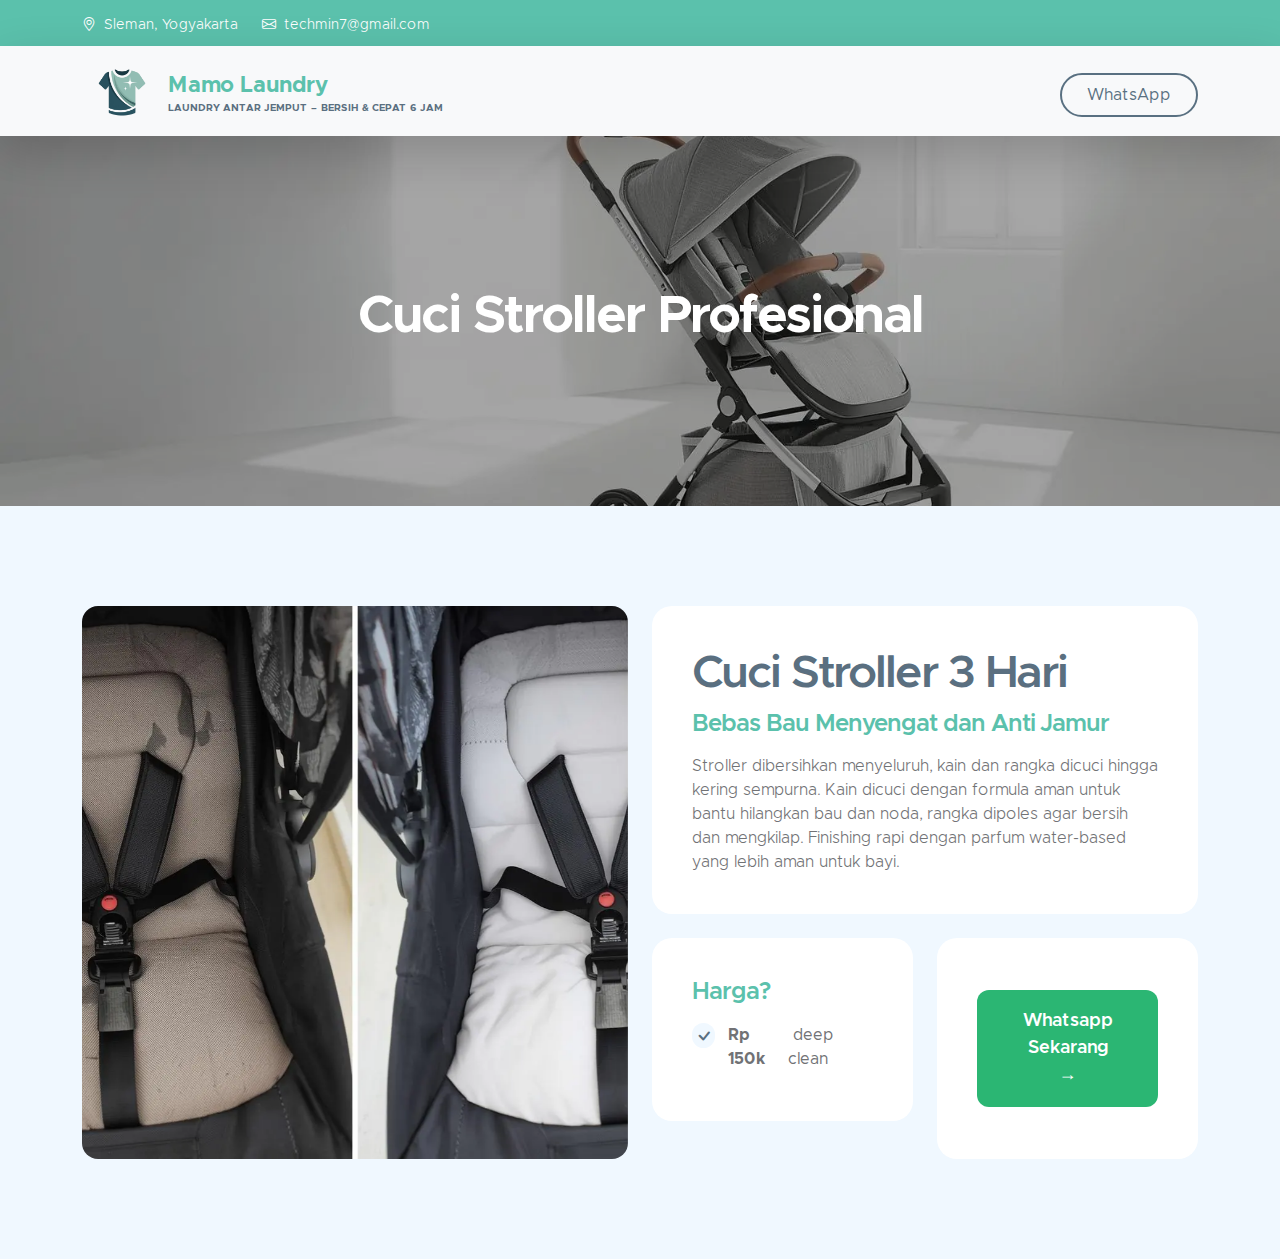
<file: cuci-stroller.html>
<!doctype html>
<html lang="en">
    <head>
        <meta charset="utf-8">
        <meta name="viewport" content="width=device-width, initial-scale=1">

        <meta name="description" content="">
        <meta name="author" content="">

        <title>Mamo Laundry - Gratis antar jemput</title>

        <!-- CSS FILES -->        
        <link href="css/bootstrap.min.css" rel="stylesheet">

        <link href="css/bootstrap-icons.css" rel="stylesheet">

        <link href="css/templatemo-kind-heart-charity.css" rel="stylesheet">


    </head>
    
    <body id="section_1">

        <header class="site-header">
            <div class="container">
                <div class="row">
                    
                    <div class="col-lg-8 col-12 d-flex flex-wrap">
                        <p class="d-flex me-4 mb-0">
                            <i class="bi-geo-alt me-2"></i>
                            <a href="https://maps.app.goo.gl/Pck1Nuena5spL8FWA" target="_blank">
                                Sleman, Yogyakarta
                            </a>
                            
                        </p>

                        <p class="d-flex mb-0">
                            <i class="bi-envelope me-2"></i>

                            <a href="mailto:techmin7@gmail.com">
                                techmin7@gmail.com
                            </a>
                        </p>
                    </div>

                    <!-- <div class="col-lg-3 col-12 ms-auto d-lg-block d-none">
                        <ul class="social-icon">
                            <li class="social-icon-item">
                                <a href="#" class="social-icon-link bi-twitter"></a>
                            </li>

                            <li class="social-icon-item">
                                <a href="#" class="social-icon-link bi-facebook"></a>
                            </li>

                            <li class="social-icon-item">
                                <a href="#" class="social-icon-link bi-instagram"></a>
                            </li>

                            <li class="social-icon-item">
                                <a href="#" class="social-icon-link bi-youtube"></a>
                            </li>

                            <li class="social-icon-item">
                                <a href="#" class="social-icon-link bi-whatsapp"></a>
                            </li>
                        </ul>
                    </div> -->

                </div>
            </div>
        </header>

        <nav class="navbar navbar-expand-lg bg-light shadow-lg">
            <div class="container">
                <a class="navbar-brand" href="index.html">
                    <img src="image baru/images/logo_result.webp" class="logo img-fluid" alt="Kind Heart Charity">
                    <span>
                        Mamo Laundry
                        <small>Laundry Antar Jemput – Bersih & Cepat 6 Jam</small>
                    </span>
                </a>

                <button class="navbar-toggler" type="button" data-bs-toggle="collapse" data-bs-target="#navbarNav" aria-controls="navbarNav" aria-expanded="false" aria-label="Toggle navigation">
                    <span class="navbar-toggler-icon"></span>
                </button>

                <div class="collapse navbar-collapse" id="navbarNav">
                    <ul class="navbar-nav ms-auto">
                        <!-- <li class="nav-item">
                            <a class="nav-link click-scroll" href="#top">Home</a>
                        </li>

                        <li class="nav-item">
                            <a class="nav-link click-scroll" href="#section_2">About</a>
                        </li>

                        <li class="nav-item">
                            <a class="nav-link click-scroll" href="#section_3">Causes</a>
                        </li>

                        <li class="nav-item">
                            <a class="nav-link click-scroll" href="#section_4">Volunteer</a>
                        </li>

                        <li class="nav-item dropdown">
                            <a class="nav-link click-scroll dropdown-toggle" href="#section_5" id="navbarLightDropdownMenuLink" role="button" data-bs-toggle="dropdown" aria-expanded="false">News</a>

                            <ul class="dropdown-menu dropdown-menu-light" aria-labelledby="navbarLightDropdownMenuLink">
                                <li><a class="dropdown-item" href="news.html">News Listing</a></li>

                                <li><a class="dropdown-item" href="news-detail.html">News Detail</a></li>
                            </ul>
                        </li>

                        <li class="nav-item">
                            <a class="nav-link click-scroll" href="#section_6">Contact</a>
                        </li> -->

                        <li class="nav-item ms-3">
                            <a class="nav-link custom-btn custom-border-btn btn"
                            href="https://wa.me/6285939530001?text=saya%20mau%20laundry%2C%20apakah%20bisa%20antar%20jemput%3F"
                            target="_blank">
                                WhatsApp
                            </a>
                        </li>

                    </ul>
                </div>
            </div>
        </nav>

        <main>

    <!-- HEADER SECTION -->
    <section class="news-detail-header-section text-center"
         style="background-image: url('image baru/images/stroller/stroller\ utama_result.webp');">
        <div class="section-overlay"></div>
        <div class="container">
            <div class="row">
                <div class="col-lg-12 col-12">
                    <h1 class="text-white">Cuci Stroller Profesional</h1>
                </div>
            </div>
        </div>
    </section>


    <!-- CONTENT SECTION -->
    <section class="section-padding section-bg" id="section_2">
                <div class="container">
                    <div class="row">

                        <div class="col-lg-6 col-12 mb-5 mb-lg-0 d-flex">
                            <div id="bedcoverCarousel" 
                                class="carousel slide w-100 bedcover-carousel" 
                                data-bs-ride="carousel" 
                                data-bs-interval="3000">

                                <div class="carousel-inner h-100 rounded-4 overflow-hidden">

                                <div class="carousel-item active h-100">
                                    <img src="image baru/images/stroller/stroller before after_result.webp"
                                        class="d-block w-100 h-100 carousel-img"
                                        alt="Proses pencucian karpet">
                                </div>

                                <div class="carousel-item h-100">
                                    <img src="image baru/images/stroller/stroller besi_result.webp"
                                        class="d-block w-100 h-100 carousel-img"
                                        alt="Proses pembilasan karpet">
                                </div>

                                <div class="carousel-item h-100">
                                    <img src="image baru/images/stroller/stroller sikat_result.webp"
                                        class="d-block w-100 h-100 carousel-img"
                                        alt="karpet selesai dan dipacking">
                                </div>

                                </div>
                            </div>
                            </div>



                        <div class="col-lg-6 col-12">
                            <div class="custom-text-box">
                                <h2 class="mb-2">Cuci Stroller 3 Hari</h2>

                                <h5 class="mb-3">Bebas Bau Menyengat dan Anti Jamur</h5>

                                <p class="mb-0">Stroller dibersihkan menyeluruh, kain dan rangka dicuci hingga kering sempurna. Kain dicuci dengan formula aman untuk bantu hilangkan bau dan noda, rangka dipoles agar bersih dan mengkilap. Finishing rapi dengan parfum water-based yang lebih aman untuk bayi.</p>
                            </div>
                            
                            <div class="row">
                                <div class="col-lg-6 col-md-6 col-12">
                                    <div class="custom-text-box mb-lg-0">
                                        <h5 class="mb-3">Harga?</h5>

                                        <!-- <p>Bisa banget, admin mamo laundry senantiasa menunggu request anda</p> -->

                                        <ul class="custom-list mt-2">
                                            <li class="custom-list-item d-flex">
                                                <i class="bi-check custom-text-box-icon me-2"></i>
                                                &nbsp;<b>Rp 150k</b>&nbsp;deep clean
                                            </li>

                                            <!-- <li class="custom-list-item d-flex">
                                                <i class="bi-check custom-text-box-icon me-2"></i>
                                                Size&nbsp;<b>140-160</b>&nbsp;harga 30k
                                            </li>

                                            <li class="custom-list-item d-flex">
                                                <i class="bi-check custom-text-box-icon me-2"></i>
                                                Size&nbsp;<b>180-200</b>&nbsp;harga 35k
                                            </li> -->
                                        </ul>
                                    </div>
                                </div>

                                <div class="col-lg-6 col-md-6 col-12">
                                    <div class="custom-text-box text-center d-flex align-items-center justify-content-center h-100">
                                        <a href="https://wa.me/6285939530001?text=saya%20mau%20laundry%2C%20stroller%20sekarang%20bisa%3F" class="custom-action-btn">
                                        Whatsapp Sekarang →
                                        </a>
                                    </div>
                                    </div>


                            </div>
                        </div>

                    </div>
                </div>
            </section>

</main>


        

        <!-- JAVASCRIPT FILES -->
        <script src="js/jquery.min.js"></script>
        <script src="js/bootstrap.min.js"></script>
        <script src="js/jquery.sticky.js"></script>
        <script src="js/click-scroll.js"></script>
        <script src="js/counter.js"></script>
        <script src="js/custom.js"></script>

    </body>
</html>
</file>
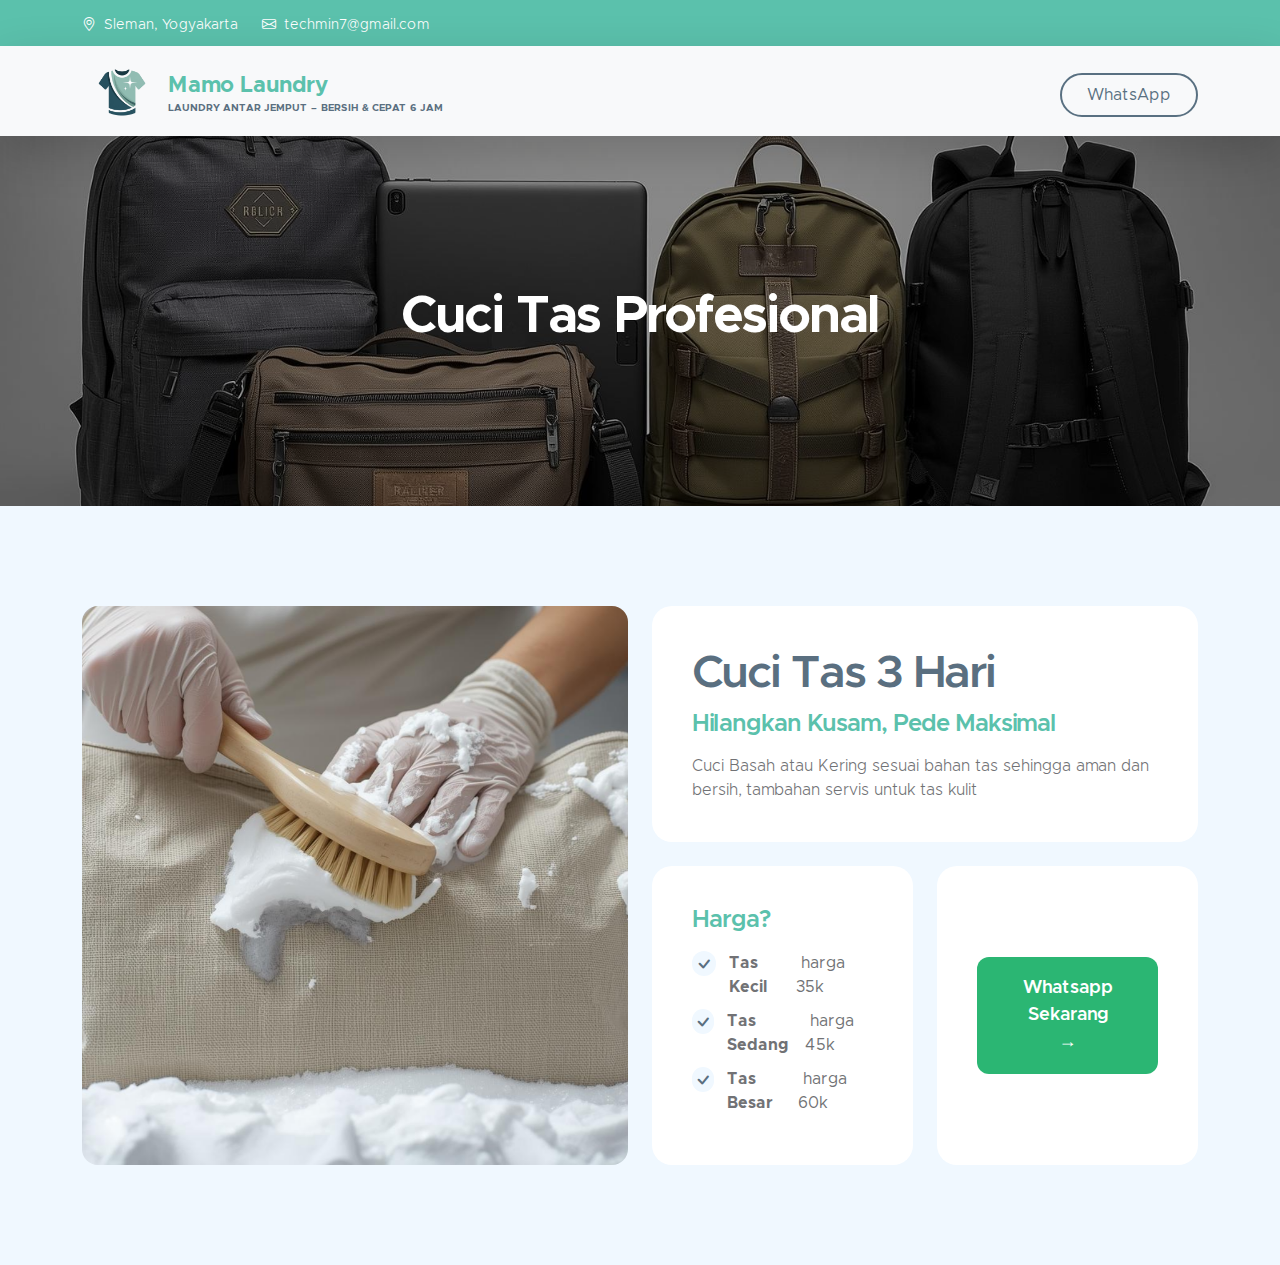
<file: cuci-tas.html>
<!doctype html>
<html lang="en">
    <head>
        <meta charset="utf-8">
        <meta name="viewport" content="width=device-width, initial-scale=1">

        <meta name="description" content="">
        <meta name="author" content="">

        <title>Mamo Laundry - Gratis antar jemput</title>

        <!-- CSS FILES -->        
        <link href="css/bootstrap.min.css" rel="stylesheet">

        <link href="css/bootstrap-icons.css" rel="stylesheet">

        <link href="css/templatemo-kind-heart-charity.css" rel="stylesheet">


    </head>
    
    <body id="section_1">

        <header class="site-header">
            <div class="container">
                <div class="row">
                    
                    <div class="col-lg-8 col-12 d-flex flex-wrap">
                        <p class="d-flex me-4 mb-0">
                            <i class="bi-geo-alt me-2"></i>
                            <a href="https://maps.app.goo.gl/Pck1Nuena5spL8FWA" target="_blank">
                                Sleman, Yogyakarta
                            </a>
                            
                        </p>

                        <p class="d-flex mb-0">
                            <i class="bi-envelope me-2"></i>

                            <a href="mailto:techmin7@gmail.com">
                                techmin7@gmail.com
                            </a>
                        </p>
                    </div>

                    <!-- <div class="col-lg-3 col-12 ms-auto d-lg-block d-none">
                        <ul class="social-icon">
                            <li class="social-icon-item">
                                <a href="#" class="social-icon-link bi-twitter"></a>
                            </li>

                            <li class="social-icon-item">
                                <a href="#" class="social-icon-link bi-facebook"></a>
                            </li>

                            <li class="social-icon-item">
                                <a href="#" class="social-icon-link bi-instagram"></a>
                            </li>

                            <li class="social-icon-item">
                                <a href="#" class="social-icon-link bi-youtube"></a>
                            </li>

                            <li class="social-icon-item">
                                <a href="#" class="social-icon-link bi-whatsapp"></a>
                            </li>
                        </ul>
                    </div> -->

                </div>
            </div>
        </header>

        <nav class="navbar navbar-expand-lg bg-light shadow-lg">
            <div class="container">
                <a class="navbar-brand" href="index.html">
                    <img src="images/logo.png" class="logo img-fluid" alt="Kind Heart Charity">
                    <span>
                        Mamo Laundry
                        <small>Laundry Antar Jemput – Bersih & Cepat 6 Jam</small>
                    </span>
                </a>

                <button class="navbar-toggler" type="button" data-bs-toggle="collapse" data-bs-target="#navbarNav" aria-controls="navbarNav" aria-expanded="false" aria-label="Toggle navigation">
                    <span class="navbar-toggler-icon"></span>
                </button>

                <div class="collapse navbar-collapse" id="navbarNav">
                    <ul class="navbar-nav ms-auto">
                        <!-- <li class="nav-item">
                            <a class="nav-link click-scroll" href="#top">Home</a>
                        </li>

                        <li class="nav-item">
                            <a class="nav-link click-scroll" href="#section_2">About</a>
                        </li>

                        <li class="nav-item">
                            <a class="nav-link click-scroll" href="#section_3">Causes</a>
                        </li>

                        <li class="nav-item">
                            <a class="nav-link click-scroll" href="#section_4">Volunteer</a>
                        </li>

                        <li class="nav-item dropdown">
                            <a class="nav-link click-scroll dropdown-toggle" href="#section_5" id="navbarLightDropdownMenuLink" role="button" data-bs-toggle="dropdown" aria-expanded="false">News</a>

                            <ul class="dropdown-menu dropdown-menu-light" aria-labelledby="navbarLightDropdownMenuLink">
                                <li><a class="dropdown-item" href="news.html">News Listing</a></li>

                                <li><a class="dropdown-item" href="news-detail.html">News Detail</a></li>
                            </ul>
                        </li>

                        <li class="nav-item">
                            <a class="nav-link click-scroll" href="#section_6">Contact</a>
                        </li> -->

                        <li class="nav-item ms-3">
                            <a class="nav-link custom-btn custom-border-btn btn"
                            href="https://wa.me/6285939530001?text=saya%20mau%20laundry%2C%20apakah%20bisa%20antar%20jemput%3F"
                            target="_blank">
                                WhatsApp
                            </a>
                        </li>

                    </ul>
                </div>
            </div>
        </nav>

        <main>

    <!-- HEADER SECTION -->
    <section class="news-detail-header-section text-center"
         style="background-image: url('images/tas/tas\ utama.jpg');">
        <div class="section-overlay"></div>
        <div class="container">
            <div class="row">
                <div class="col-lg-12 col-12">
                    <h1 class="text-white">Cuci Tas Profesional</h1>
                </div>
            </div>
        </div>
    </section>


    <!-- CONTENT SECTION -->
    <section class="section-padding section-bg" id="section_2">
                <div class="container">
                    <div class="row">

                        <div class="col-lg-6 col-12 mb-5 mb-lg-0 d-flex">
                            <div id="bedcoverCarousel" 
                                class="carousel slide w-100 bedcover-carousel" 
                                data-bs-ride="carousel" 
                                data-bs-interval="3000">

                                <div class="carousel-inner h-100 rounded-4 overflow-hidden">

                                <div class="carousel-item active h-100">
                                    <img src="images/tas/cuci tas2.jpg"
                                        class="d-block w-100 h-100 carousel-img"
                                        alt="Proses pencucian tas">
                                </div>

                                <div class="carousel-item h-100">
                                    <img src="images/tas/before after (1).jpg"
                                        class="d-block w-100 h-100 carousel-img"
                                        alt="Proses cuci khusus tas">
                                </div>

                                <div class="carousel-item h-100">
                                    <img src="images/tas/tas dalam.jpg"
                                        class="d-block w-100 h-100 carousel-img"
                                        alt="tas selesai dan dipacking">
                                </div>

                                </div>
                            </div>
                            </div>



                        <div class="col-lg-6 col-12">
                            <div class="custom-text-box">
                                <h2 class="mb-2">Cuci Tas 3 Hari</h2>

                                <h5 class="mb-3">Hilangkan Kusam, Pede Maksimal</h5>

                                <p class="mb-0">Cuci Basah atau Kering sesuai bahan tas sehingga aman dan bersih, tambahan servis untuk tas kulit</p>
                            </div>
                            
                            <div class="row">
                                <div class="col-lg-6 col-md-6 col-12">
                                    <div class="custom-text-box mb-lg-0">
                                        <h5 class="mb-3">Harga?</h5>

                                        <!-- <p>Bisa banget, admin mamo laundry senantiasa menunggu request anda</p> -->

                                        <ul class="custom-list mt-2">
                                            <li class="custom-list-item d-flex">
                                                <i class="bi-check custom-text-box-icon me-2"></i>
                                                &nbsp;<b>Tas Kecil</b>&nbsp;harga 35k
                                            </li>

                                            <li class="custom-list-item d-flex">
                                                <i class="bi-check custom-text-box-icon me-2"></i>
                                                &nbsp;<b>Tas Sedang</b>&nbsp;harga 45k
                                            </li>

                                            <li class="custom-list-item d-flex">
                                                <i class="bi-check custom-text-box-icon me-2"></i>
                                                &nbsp;<b>Tas Besar</b>&nbsp;harga 60k
                                            </li>
                                        </ul>
                                    </div>
                                </div>

                                <div class="col-lg-6 col-md-6 col-12">
                                    <div class="custom-text-box text-center d-flex align-items-center justify-content-center h-100">
                                        <a href="https://wa.me/6285939530001?text=saya%20mau%20laundry%2C%20tas%20sekarang%20bisa%3F" class="custom-action-btn">
                                        Whatsapp Sekarang →
                                        </a>
                                    </div>
                                    </div>


                            </div>
                        </div>

                    </div>
                </div>
            </section>

</main>


        

        <!-- JAVASCRIPT FILES -->
        <script src="js/jquery.min.js"></script>
        <script src="js/bootstrap.min.js"></script>
        <script src="js/jquery.sticky.js"></script>
        <script src="js/click-scroll.js"></script>
        <script src="js/counter.js"></script>
        <script src="js/custom.js"></script>

    </body>
</html>
</file>
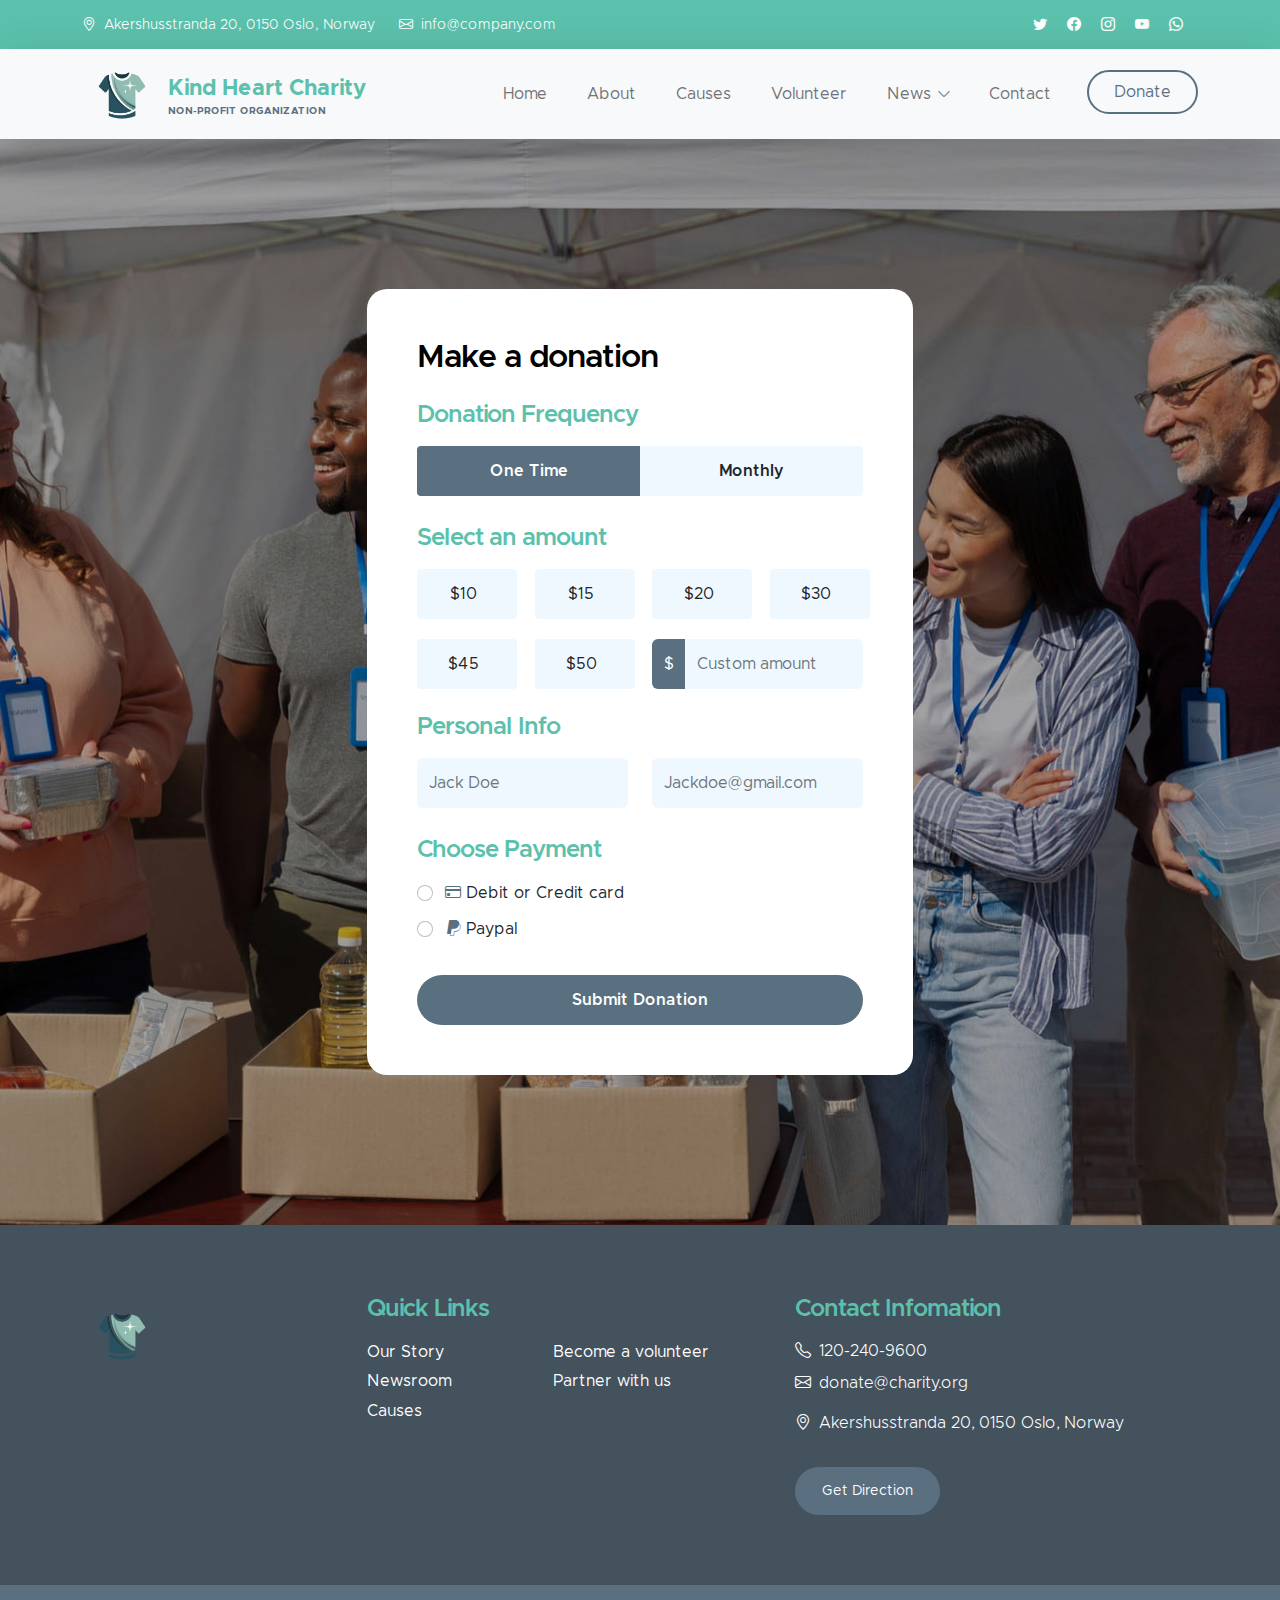
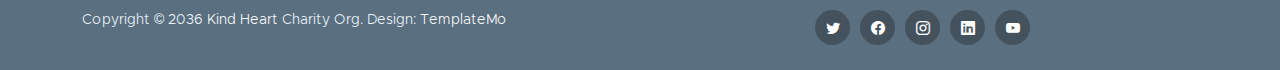
<file: donate.html>
<!doctype html>
<html lang="en">
    <head>
        <meta charset="utf-8">
        <meta name="viewport" content="width=device-width, initial-scale=1">

        <meta name="description" content="">
        <meta name="author" content="">

        <title>Kind Heart Charity - Donation</title>

        <!-- CSS FILES -->        
        <link href="css/bootstrap.min.css" rel="stylesheet">

        <link href="css/bootstrap-icons.css" rel="stylesheet">

        <link href="css/templatemo-kind-heart-charity.css" rel="stylesheet">
<!--

TemplateMo 581 Kind Heart Charity

https://templatemo.com/tm-581-kind-heart-charity

-->
    </head>
    
    <body>

        <header class="site-header">
            <div class="container">
                <div class="row">
                    
                    <div class="col-lg-8 col-12 d-flex flex-wrap">
                        <p class="d-flex me-4 mb-0">
                            <i class="bi-geo-alt me-2"></i>
                            Akershusstranda 20, 0150 Oslo, Norway
                        </p>

                        <p class="d-flex mb-0">
                            <i class="bi-envelope me-2"></i>

                            <a href="mailto:info@company.com">
                                info@company.com
                            </a>
                        </p>
                    </div>

                    <div class="col-lg-3 col-12 ms-auto d-lg-block d-none">
                        <ul class="social-icon">
                            <li class="social-icon-item">
                                <a href="#" class="social-icon-link bi-twitter"></a>
                            </li>

                            <li class="social-icon-item">
                                <a href="#" class="social-icon-link bi-facebook"></a>
                            </li>

                            <li class="social-icon-item">
                                <a href="#" class="social-icon-link bi-instagram"></a>
                            </li>

                            <li class="social-icon-item">
                                <a href="#" class="social-icon-link bi-youtube"></a>
                            </li>

                            <li class="social-icon-item">
                                <a href="#" class="social-icon-link bi-whatsapp"></a>
                            </li>
                        </ul>
                    </div>

                </div>
            </div>
        </header>

        <nav class="navbar navbar-expand-lg bg-light shadow-lg">
            <div class="container">
                <a class="navbar-brand" href="index.html">
                    <img src="images/logo.png" class="logo img-fluid" alt="">
                    <span>
                        Kind Heart Charity
                        <small>Non-profit Organization</small>
                    </span>
                </a>

                <button class="navbar-toggler" type="button" data-bs-toggle="collapse" data-bs-target="#navbarNav" aria-controls="navbarNav" aria-expanded="false" aria-label="Toggle navigation">
                    <span class="navbar-toggler-icon"></span>
                </button>

                <div class="collapse navbar-collapse" id="navbarNav">
                    <ul class="navbar-nav ms-auto">
                        <li class="nav-item">
                            <a class="nav-link click-scroll" href="index.html#section_1">Home</a>
                        </li>

                        <li class="nav-item">
                            <a class="nav-link click-scroll" href="index.html#section_2">About</a>
                        </li>

                        <li class="nav-item">
                            <a class="nav-link click-scroll" href="index.html#section_3">Causes</a>
                        </li>

                        <li class="nav-item">
                            <a class="nav-link click-scroll" href="index.html#section_4">Volunteer</a>
                        </li>

                        <li class="nav-item dropdown">
                            <a class="nav-link click-scroll dropdown-toggle" href="index.html#section_5" id="navbarLightDropdownMenuLink" role="button" data-bs-toggle="dropdown" aria-expanded="false">News</a>

                            <ul class="dropdown-menu dropdown-menu-light" aria-labelledby="navbarLightDropdownMenuLink">
                                <li><a class="dropdown-item" href="news.html">News Listing</a></li>

                                <li><a class="dropdown-item" href="news-detail.html">News Detail</a></li>
                            </ul>
                        </li>

                        <li class="nav-item">
                            <a class="nav-link click-scroll" href="index.html#section_6">Contact</a>
                        </li>

                        <li class="nav-item ms-3">
                            <a class="nav-link custom-btn custom-border-btn btn" href="donate.html">Donate</a>
                        </li>
                    </ul>
                </div>
            </div>
        </nav>

        <main>

            <section class="donate-section">
                <div class="section-overlay"></div>
                <div class="container">
                    <div class="row">

                        <div class="col-lg-6 col-12 mx-auto">
                            <form class="custom-form donate-form" action="#" method="get" role="form">
                                <h3 class="mb-4">Make a donation</h3>

                                <div class="row">
                                    <div class="col-lg-12 col-12">
                                        <h5 class="mb-3">Donation Frequency</h5>
                                    </div>

                                    <div class="col-lg-6 col-6 form-check-group form-check-group-donation-frequency">
                                        <div class="form-check form-check-radio">
                                            <input class="form-check-input" type="radio" name="DonationFrequency" id="DonationFrequencyOne" checked>
                                            
                                            <label class="form-check-label" for="DonationFrequencyOne">
                                                One Time
                                            </label>
                                        </div>
                                    </div>

                                    <div class="col-lg-6 col-6 form-check-group form-check-group-donation-frequency">
                                        <div class="form-check form-check-radio">
                                            <input class="form-check-input" type="radio" name="DonationFrequency" id="DonationFrequencyMonthly">
                                            
                                            <label class="form-check-label" for="DonationFrequencyMonthly">
                                                Monthly
                                            </label>
                                        </div>
                                    </div>

                                    <div class="col-lg-12 col-12">
                                        <h5 class="mt-2 mb-3">Select an amount</h5>
                                    </div>

                                    <div class="col-lg-3 col-md-6 col-6 form-check-group">
                                        <div class="form-check form-check-radio">
                                            <input class="form-check-input" type="radio" name="flexRadioDefault" id="flexRadioDefault1">
                                            <label class="form-check-label" for="flexRadioDefault1">
                                                $10
                                            </label>
                                        </div>
                                    </div>

                                    <div class="col-lg-3 col-md-6 col-6 form-check-group">
                                        <div class="form-check form-check-radio">
                                            <input class="form-check-input" type="radio" name="flexRadioDefault" id="flexRadioDefault2">
                                            <label class="form-check-label" for="flexRadioDefault2">
                                                $15
                                            </label>
                                        </div>
                                    </div>

                                    <div class="col-lg-3 col-md-6 col-6 form-check-group">
                                        <div class="form-check form-check-radio">
                                            <input class="form-check-input" type="radio" name="flexRadioDefault" id="flexRadioDefault3">
                                            <label class="form-check-label" for="flexRadioDefault3">
                                                $20
                                            </label>
                                        </div>
                                    </div>

                                    <div class="col-lg-3 col-md-6 col-6 form-check-group">
                                        <div class="form-check form-check-radio">
                                            <input class="form-check-input" type="radio" name="flexRadioDefault" id="flexRadioDefault4">
                                            <label class="form-check-label" for="flexRadioDefault4">
                                                $30
                                            </label>
                                        </div>
                                    </div>

                                    <div class="col-lg-3 col-md-6 col-6 form-check-group">
                                        <div class="form-check form-check-radio">
                                            <input class="form-check-input" type="radio" name="flexRadioDefault" id="flexRadioDefault5">
                                            <label class="form-check-label" for="flexRadioDefault5">
                                                $45
                                            </label>
                                        </div>
                                    </div>

                                    <div class="col-lg-3 col-md-6 col-6 form-check-group">
                                        <div class="form-check form-check-radio">
                                            <input class="form-check-input" type="radio" name="flexRadioDefault" id="flexRadioDefault6">
                                            <label class="form-check-label" for="flexRadioDefault6">
                                                $50
                                            </label>
                                        </div>
                                    </div>

                                    <div class="col-lg-6 col-12 form-check-group">
                                        <div class="input-group">
                                            <span class="input-group-text" id="basic-addon1">$</span>
                                            
                                            <input type="text" class="form-control" placeholder="Custom amount" aria-label="Username" aria-describedby="basic-addon1">
                                        </div>
                                    </div>

                                    <div class="col-lg-12 col-12">
                                        <h5 class="mt-1">Personal Info</h5>
                                    </div>

                                    <div class="col-lg-6 col-12 mt-2">
                                        <input type="text" name="donation-name" id="donation-name" class="form-control" placeholder="Jack Doe" required>
                                    </div>

                                    <div class="col-lg-6 col-12 mt-2">
                                        <input type="email" name="donation-email" id="donation-email" pattern="[^ @]*@[^ @]*" class="form-control" placeholder="Jackdoe@gmail.com" required>
                                    </div>

                                    <div class="col-lg-12 col-12">
                                        <h5 class="mt-4 pt-1">Choose Payment</h5>
                                    </div>

                                    <div class="col-lg-12 col-12 mt-2">
                                        <div class="form-check">
                                            <input class="form-check-input" type="radio" name="DonationPayment" id="flexRadioDefault9">
                                            <label class="form-check-label" for="flexRadioDefault9">
                                                <i class="bi-credit-card custom-icon ms-1"></i>
                                                Debit or Credit card
                                            </label>
                                        </div>

                                        <div class="form-check">
                                            <input class="form-check-input" type="radio" name="DonationPayment" id="flexRadioDefault10">
                                            <label class="form-check-label" for="flexRadioDefault10">
                                                <i class="bi-paypal custom-icon ms-1"></i>
                                                Paypal
                                            </label>
                                        </div>

                                        <button type="submit" class="form-control mt-4">Submit Donation</button>
                                    </div>
                                </div>
                            </form>
                        </div>

                    </div>
                </div>
            </section>
        </main>

        <footer class="site-footer">
            <div class="container">
                <div class="row">
                    <div class="col-lg-3 col-12 mb-4">
                        <img src="images/logo.png" class="logo img-fluid" alt="">
                    </div>

                    <div class="col-lg-4 col-md-6 col-12 mb-4">
                        <h5 class="site-footer-title mb-3">Quick Links</h5>

                        <ul class="footer-menu">
                            <li class="footer-menu-item"><a href="#" class="footer-menu-link">Our Story</a></li>

                            <li class="footer-menu-item"><a href="#" class="footer-menu-link">Newsroom</a></li>

                            <li class="footer-menu-item"><a href="#" class="footer-menu-link">Causes</a></li>

                            <li class="footer-menu-item"><a href="#" class="footer-menu-link">Become a volunteer</a></li>

                            <li class="footer-menu-item"><a href="#" class="footer-menu-link">Partner with us</a></li>
                        </ul>
                    </div>

                    <div class="col-lg-4 col-md-6 col-12 mx-auto">
                        <h5 class="site-footer-title mb-3">Contact Infomation</h5>

                        <p class="text-white d-flex mb-2">
                            <i class="bi-telephone me-2"></i>

                            <a href="tel: 120-240-9600" class="site-footer-link">
                                120-240-9600
                            </a>
                        </p>

                        <p class="text-white d-flex">
                            <i class="bi-envelope me-2"></i>

                            <a href="mailto:donate@charity.org" class="site-footer-link">
                                donate@charity.org
                            </a>
                        </p>

                        <p class="text-white d-flex mt-3">
                            <i class="bi-geo-alt me-2"></i>
                            Akershusstranda 20, 0150 Oslo, Norway
                        </p>

                        <a href="#" class="custom-btn btn mt-3">Get Direction</a>
                    </div>
                </div>
            </div>

            <div class="site-footer-bottom">
                <div class="container">
                    <div class="row">

                        <div class="col-lg-6 col-md-7 col-12">
                            <p class="copyright-text mb-0">Copyright © 2036 <a href="#">Kind Heart</a> Charity Org.
                        	Design: <a href="https://templatemo.com" target="_blank">TemplateMo</a></p>
                        </div>
                        
                        <div class="col-lg-6 col-md-5 col-12 d-flex justify-content-center align-items-center mx-auto">
                            <ul class="social-icon">
                                <li class="social-icon-item">
                                    <a href="#" class="social-icon-link bi-twitter"></a>
                                </li>

                                <li class="social-icon-item">
                                    <a href="#" class="social-icon-link bi-facebook"></a>
                                </li>

                                <li class="social-icon-item">
                                    <a href="#" class="social-icon-link bi-instagram"></a>
                                </li>

                                <li class="social-icon-item">
                                    <a href="#" class="social-icon-link bi-linkedin"></a>
                                </li>

                                <li class="social-icon-item">
                                    <a href="https://youtube.com/templatemo" class="social-icon-link bi-youtube"></a>
                                </li>
                            </ul>
                        </div>
                        
                    </div>
                </div>
            </div>
        </footer>

        <!-- JAVASCRIPT FILES -->
        <script src="js/jquery.min.js"></script>
        <script src="js/bootstrap.min.js"></script>
        <script src="js/jquery.sticky.js"></script>
        <script src="js/counter.js"></script>
        <script src="js/custom.js"></script>

    </body>
</html>
</file>
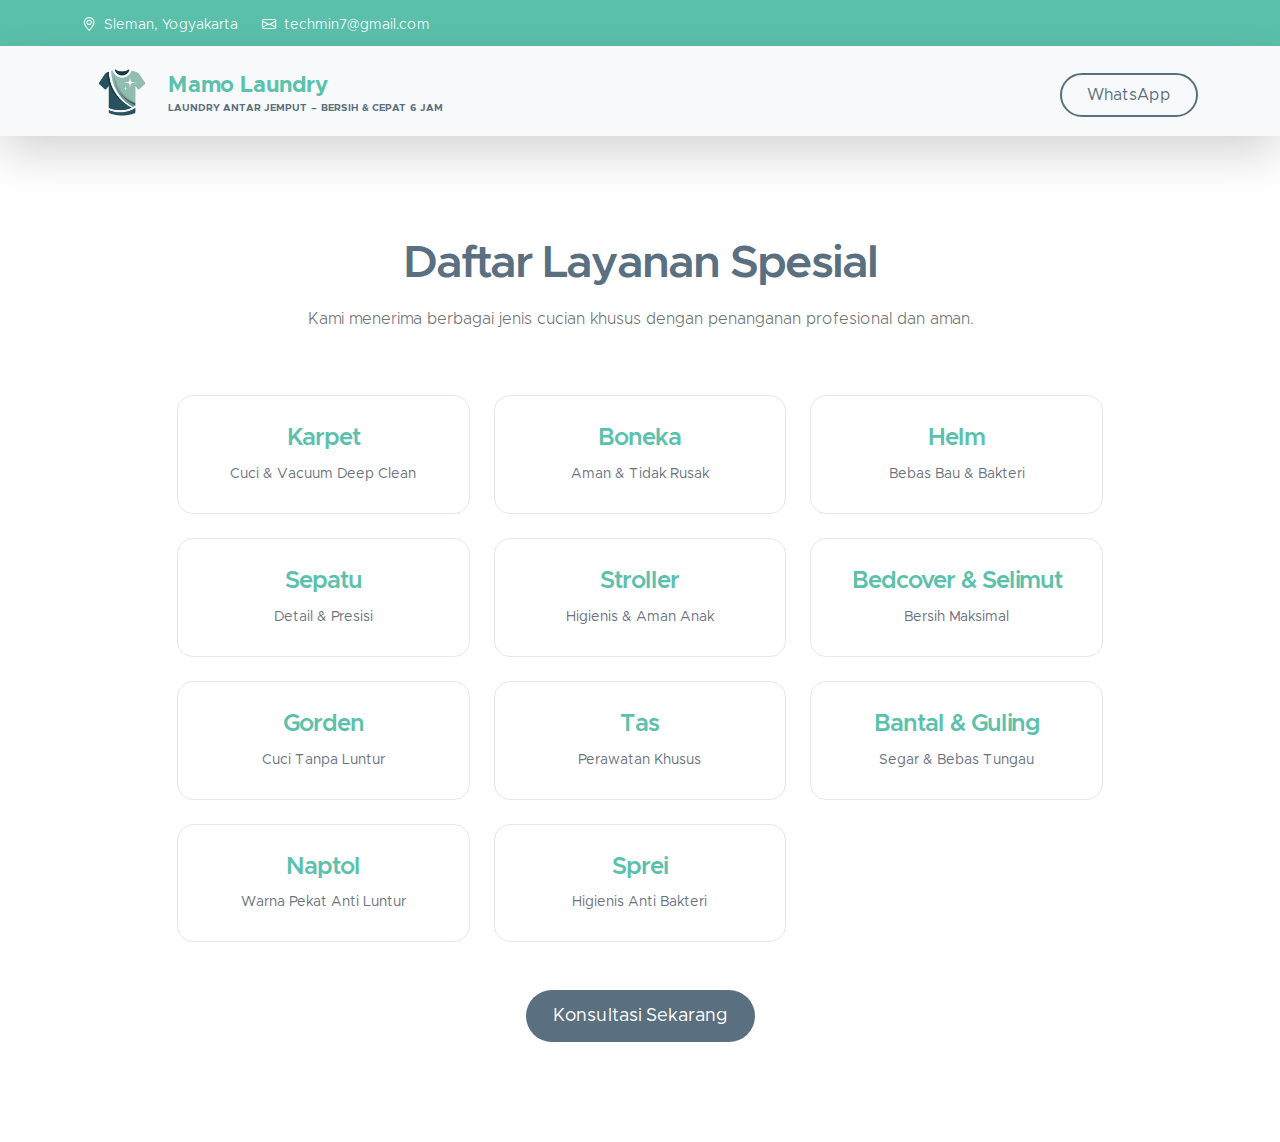
<file: layanan.html>
<!doctype html>
<html lang="en">
    <head>
        <meta charset="utf-8">
        <meta name="viewport" content="width=device-width, initial-scale=1">

        <meta name="description" content="">
        <meta name="author" content="">

        <title>Mamo Laundry - Gratis antar jemput</title>

        <!-- CSS FILES -->        
        <link href="css/bootstrap.min.css" rel="stylesheet">

        <link href="css/bootstrap-icons.css" rel="stylesheet">

        <link href="css/templatemo-kind-heart-charity.css" rel="stylesheet">


    </head>
    
    <body id="section_1">

        <header class="site-header">
            <div class="container">
                <div class="row">
                    
                    <div class="col-lg-8 col-12 d-flex flex-wrap">
                        <p class="d-flex me-4 mb-0">
                            <i class="bi-geo-alt me-2"></i>
                            <a href="https://maps.app.goo.gl/Pck1Nuena5spL8FWA" target="_blank">
                                Sleman, Yogyakarta
                            </a>
                            
                        </p>

                        <p class="d-flex mb-0">
                            <i class="bi-envelope me-2"></i>

                            <a href="mailto:techmin7@gmail.com">
                                techmin7@gmail.com
                            </a>
                        </p>
                    </div>

                    <!-- <div class="col-lg-3 col-12 ms-auto d-lg-block d-none">
                        <ul class="social-icon">
                            <li class="social-icon-item">
                                <a href="#" class="social-icon-link bi-twitter"></a>
                            </li>

                            <li class="social-icon-item">
                                <a href="#" class="social-icon-link bi-facebook"></a>
                            </li>

                            <li class="social-icon-item">
                                <a href="#" class="social-icon-link bi-instagram"></a>
                            </li>

                            <li class="social-icon-item">
                                <a href="#" class="social-icon-link bi-youtube"></a>
                            </li>

                            <li class="social-icon-item">
                                <a href="#" class="social-icon-link bi-whatsapp"></a>
                            </li>
                        </ul>
                    </div> -->

                </div>
            </div>
        </header>

        <nav class="navbar navbar-expand-lg bg-light shadow-lg">
            <div class="container">
                <a class="navbar-brand" href="index.html">
                    <img src="images/logo.png" class="logo img-fluid" alt="Kind Heart Charity">
                    <span>
                        Mamo Laundry
                        <small>Laundry Antar Jemput – Bersih & Cepat 6 Jam</small>
                    </span>
                </a>

                <button class="navbar-toggler" type="button" data-bs-toggle="collapse" data-bs-target="#navbarNav" aria-controls="navbarNav" aria-expanded="false" aria-label="Toggle navigation">
                    <span class="navbar-toggler-icon"></span>
                </button>

                <div class="collapse navbar-collapse" id="navbarNav">
                    <ul class="navbar-nav ms-auto">
                        <!-- <li class="nav-item">
                            <a class="nav-link click-scroll" href="#top">Home</a>
                        </li>

                        <li class="nav-item">
                            <a class="nav-link click-scroll" href="#section_2">About</a>
                        </li>

                        <li class="nav-item">
                            <a class="nav-link click-scroll" href="#section_3">Causes</a>
                        </li>

                        <li class="nav-item">
                            <a class="nav-link click-scroll" href="#section_4">Volunteer</a>
                        </li>

                        <li class="nav-item dropdown">
                            <a class="nav-link click-scroll dropdown-toggle" href="#section_5" id="navbarLightDropdownMenuLink" role="button" data-bs-toggle="dropdown" aria-expanded="false">News</a>

                            <ul class="dropdown-menu dropdown-menu-light" aria-labelledby="navbarLightDropdownMenuLink">
                                <li><a class="dropdown-item" href="news.html">News Listing</a></li>

                                <li><a class="dropdown-item" href="news-detail.html">News Detail</a></li>
                            </ul>
                        </li>

                        <li class="nav-item">
                            <a class="nav-link click-scroll" href="#section_6">Contact</a>
                        </li> -->

                        <li class="nav-item ms-3">
                            <a class="nav-link custom-btn custom-border-btn btn"
                            href="https://wa.me/6285939530001?text=saya%20mau%20laundry%2C%20apakah%20bisa%20antar%20jemput%3F"
                            target="_blank">
                                WhatsApp
                            </a>
                        </li>

                    </ul>
                </div>
            </div>
        </nav>

        <section class="laundry-menu-section section-padding">
    <div class="container">
        <div class="row">

            <div class="col-lg-8 col-12 mx-auto text-center mb-5">
                <h2 class="mb-3">Daftar Layanan Spesial</h2>
                <p>Kami menerima berbagai jenis cucian khusus dengan penanganan profesional dan aman.</p>
            </div>

            <div class="col-lg-10 col-12 mx-auto">
                <div class="row g-4">

                    <!-- ITEM -->
                    <div class="col-lg-4 col-md-6 col-6">
                        <a href="cuci-karpet.html" class="service-card">
                            <div class="service-card-inner">
                                <h5>Karpet</h5>
                                <span>Cuci & Vacuum Deep Clean</span>
                            </div>
                        </a>
                    </div>

                    <div class="col-lg-4 col-md-6 col-6">
                        <a href="cuci-boneka.html" class="service-card">
                            <div class="service-card-inner">
                                <h5>Boneka</h5>
                                <span>Aman & Tidak Rusak</span>
                            </div>
                        </a>
                    </div>

                    <div class="col-lg-4 col-md-6 col-6">
                        <a href="cuci-helm.html" class="service-card">
                            <div class="service-card-inner">
                                <h5>Helm</h5>
                                <span>Bebas Bau & Bakteri</span>
                            </div>
                        </a>
                    </div>

                    <div class="col-lg-4 col-md-6 col-6">
                        <a href="cuci-sepatu.html" class="service-card">
                            <div class="service-card-inner">
                                <h5>Sepatu</h5>
                                <span>Detail & Presisi</span>
                            </div>
                        </a>
                    </div>

                    <div class="col-lg-4 col-md-6 col-6">
                        <a href="cuci-stroller.html" class="service-card">
                            <div class="service-card-inner">
                                <h5>Stroller</h5>
                                <span>Higienis & Aman Anak</span>
                            </div>
                        </a>
                    </div>

                    <div class="col-lg-4 col-md-6 col-6">
                        <a href="cuci-bedcover.html" class="service-card">
                            <div class="service-card-inner">
                                <h5>Bedcover & Selimut</h5>
                                <span>Bersih Maksimal</span>
                            </div>
                        </a>
                    </div>

                    <div class="col-lg-4 col-md-6 col-6">
                        <a href="cuci-gorden.html" class="service-card">
                            <div class="service-card-inner">
                                <h5>Gorden</h5>
                                <span>Cuci Tanpa Luntur</span>
                            </div>
                        </a>
                    </div>

                    <div class="col-lg-4 col-md-6 col-6">
                        <a href="cuci-tas.html" class="service-card">
                            <div class="service-card-inner">
                                <h5>Tas</h5>
                                <span>Perawatan Khusus</span>
                            </div>
                        </a>
                    </div>

                    <div class="col-lg-4 col-md-6 col-6">
                        <a href="cuci-bantal-guling.html" class="service-card">
                            <div class="service-card-inner">
                                <h5>Bantal & Guling</h5>
                                <span>Segar & Bebas Tungau</span>
                            </div>
                        </a>
                    </div>

                    <div class="col-lg-4 col-md-6 col-6">
                        <a href="cuci-naptol.html" class="service-card">
                            <div class="service-card-inner">
                                <h5>Naptol</h5>
                                <span>Warna Pekat Anti Luntur</span>
                            </div>
                        </a>
                    </div>

                    <div class="col-lg-4 col-md-6 col-6">
                        <a href="cuci-sprei.html" class="service-card">
                            <div class="service-card-inner">
                                <h5>Sprei</h5>
                                <span>Higienis Anti Bakteri</span>
                            </div>
                        </a>
                    </div>

                    <!-- <div class="col-lg-4 col-md-6 col-6">
                        <a href="cuci-jaket.html" class="service-card">
                            <div class="service-card-inner">
                                <h5>Selimut</h5>
                                <span>Hilangkan Bau Apek</span>
                            </div>
                        </a>
                    </div> -->

                </div>

                <div class="text-center mt-5">
                    <a href="https://wa.me/6285939530001?text=Aku%20mau%20tanya%20tanya%20soal%20laundry%20satuan%20kak" target="_blank" class="custom-btn btn">
                        Konsultasi Sekarang
                    </a>

                </div>

            </div>

        </div>
    </div>
</section>


        <!-- <footer class="site-footer">
            <div class="container">
                <div class="row">
                    <div class="col-lg-3 col-12 mb-4">
                        <img src="images/logo.png" class="logo img-fluid" alt="">
                    </div>

                    <div class="col-lg-4 col-md-6 col-12 mb-4">
                        <h5 class="site-footer-title mb-3">Quick Links</h5>

                        <ul class="footer-menu">
                            <li class="footer-menu-item"><a href="#" class="footer-menu-link">Our Story</a></li>

                            <li class="footer-menu-item"><a href="#" class="footer-menu-link">Newsroom</a></li>

                            <li class="footer-menu-item"><a href="#" class="footer-menu-link">Causes</a></li>

                            <li class="footer-menu-item"><a href="#" class="footer-menu-link">Become a volunteer</a></li>

                            <li class="footer-menu-item"><a href="#" class="footer-menu-link">Partner with us</a></li>
                        </ul>
                    </div>

                    <div class="col-lg-4 col-md-6 col-12 mx-auto">
                        <h5 class="site-footer-title mb-3">Contact Infomation</h5>

                        <p class="text-white d-flex mb-2">
                            <i class="bi-telephone me-2"></i>

                            <a href="tel: 120-240-9600" class="site-footer-link">
                                120-240-9600
                            </a>
                        </p>

                        <p class="text-white d-flex">
                            <i class="bi-envelope me-2"></i>

                            <a href="mailto:donate@charity.org" class="site-footer-link">
                                donate@charity.org
                            </a>
                        </p>

                        <p class="text-white d-flex mt-3">
                            <i class="bi-geo-alt me-2"></i>
                            Akershusstranda 20, 0150 Oslo, Norway
                        </p>

                        <a href="#" class="custom-btn btn mt-3">Get Direction</a>
                    </div>
                </div>
            </div>

            <div class="site-footer-bottom">
                <div class="container">
                    <div class="row">

                        <div class="col-lg-6 col-md-7 col-12">
                            <p class="copyright-text mb-0">Copyright © 2036 <a href="#">Kind Heart</a> Charity Org.
                        	Design: <a href="https://templatemo.com" target="_blank">TemplateMo</a></p>
                        </div>
                        
                        <div class="col-lg-6 col-md-5 col-12 d-flex justify-content-center align-items-center mx-auto">
                            <ul class="social-icon">
                                <li class="social-icon-item">
                                    <a href="#" class="social-icon-link bi-twitter"></a>
                                </li>

                                <li class="social-icon-item">
                                    <a href="#" class="social-icon-link bi-facebook"></a>
                                </li>

                                <li class="social-icon-item">
                                    <a href="#" class="social-icon-link bi-instagram"></a>
                                </li>

                                <li class="social-icon-item">
                                    <a href="#" class="social-icon-link bi-linkedin"></a>
                                </li>

                                <li class="social-icon-item">
                                    <a href="https://youtube.com/templatemo" class="social-icon-link bi-youtube"></a>
                                </li>
                            </ul>
                        </div>
                        
                    </div>
                </div>
            </div>
        </footer> -->

        <!-- JAVASCRIPT FILES -->
        <script src="js/jquery.min.js"></script>
        <script src="js/bootstrap.min.js"></script>
        <script src="js/jquery.sticky.js"></script>
        <script src="js/counter.js"></script>
        <script src="js/custom.js"></script>

    </body>
</html>
</file>
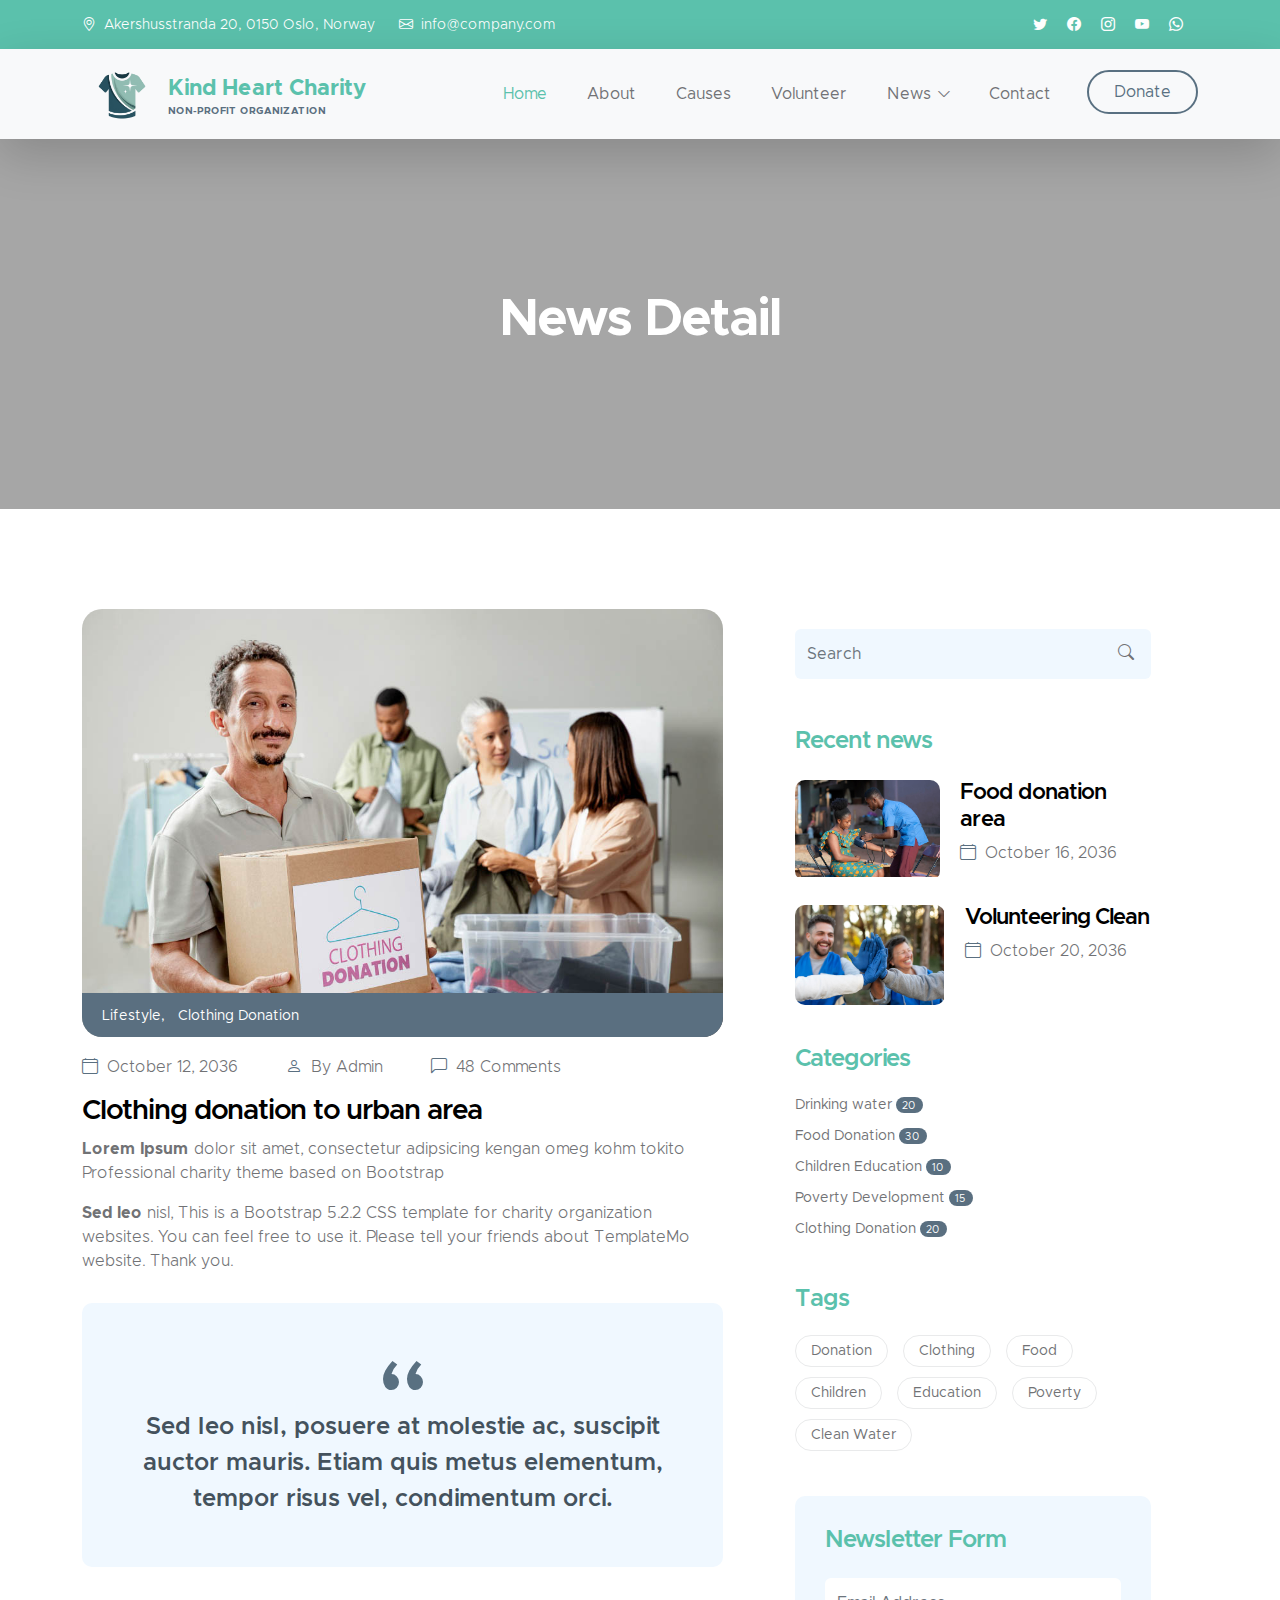
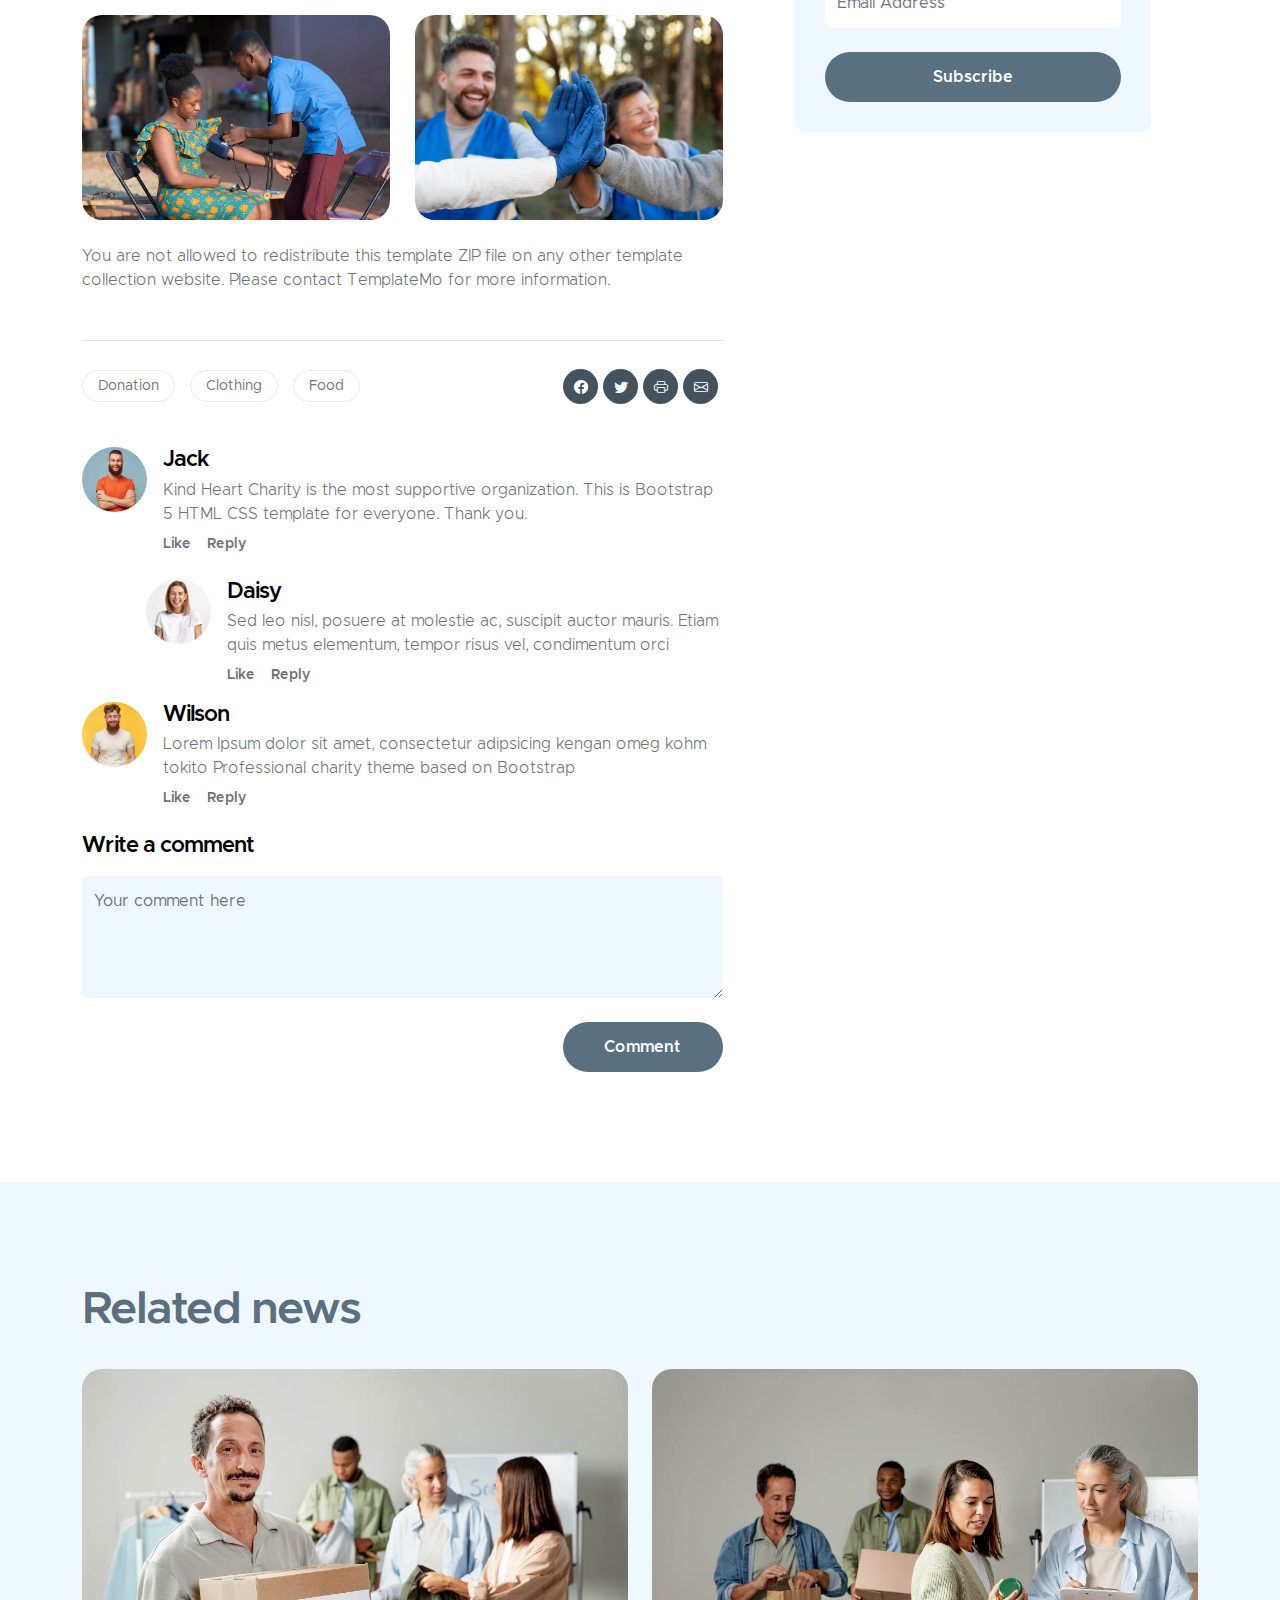
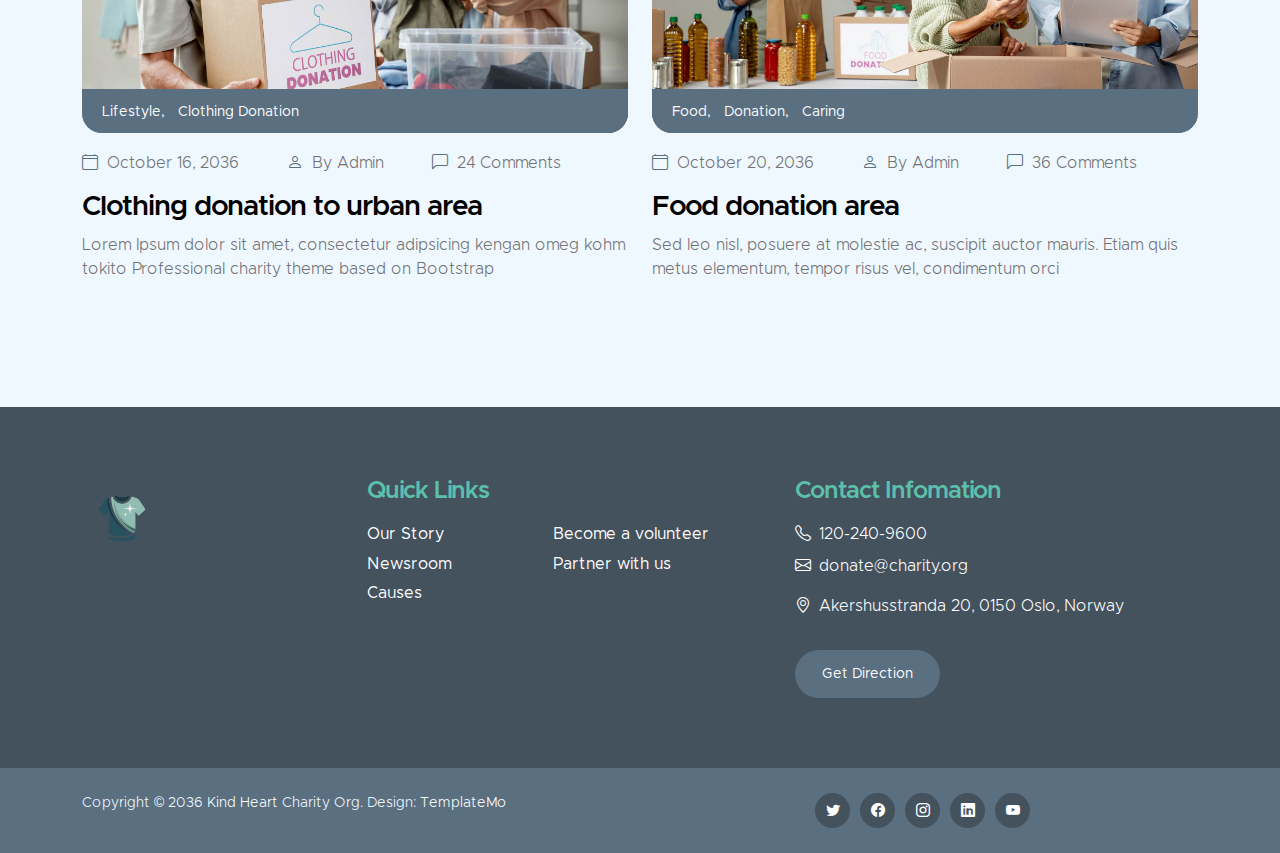
<file: news-detail.html>
<!doctype html>
<html lang="en">
    <head>
        <meta charset="utf-8">
        <meta name="viewport" content="width=device-width, initial-scale=1">

        <meta name="description" content="">
        <meta name="author" content="">

        <title>Kind Heart Charity - News Detail</title>

        <!-- CSS FILES -->        
        <link href="css/bootstrap.min.css" rel="stylesheet">

        <link href="css/bootstrap-icons.css" rel="stylesheet">

        <link href="css/templatemo-kind-heart-charity.css" rel="stylesheet">
<!--

TemplateMo 581 Kind Heart Charity

https://templatemo.com/tm-581-kind-heart-charity

-->
    </head>
    
    <body>

        <header class="site-header">
            <div class="container">
                <div class="row">
                    
                    <div class="col-lg-8 col-12 d-flex flex-wrap">
                        <p class="d-flex me-4 mb-0">
                            <i class="bi-geo-alt me-2"></i>
                            Akershusstranda 20, 0150 Oslo, Norway
                        </p>

                        <p class="d-flex mb-0">
                            <i class="bi-envelope me-2"></i>

                            <a href="mailto:info@company.com">
                                info@company.com
                            </a>
                        </p>
                    </div>

                    <div class="col-lg-3 col-12 ms-auto d-lg-block d-none">
                        <ul class="social-icon">
                            <li class="social-icon-item">
                                <a href="#" class="social-icon-link bi-twitter"></a>
                            </li>

                            <li class="social-icon-item">
                                <a href="#" class="social-icon-link bi-facebook"></a>
                            </li>

                            <li class="social-icon-item">
                                <a href="#" class="social-icon-link bi-instagram"></a>
                            </li>

                            <li class="social-icon-item">
                                <a href="#" class="social-icon-link bi-youtube"></a>
                            </li>

                            <li class="social-icon-item">
                                <a href="#" class="social-icon-link bi-whatsapp"></a>
                            </li>
                        </ul>
                    </div>

                </div>
            </div>
        </header>

        <nav class="navbar navbar-expand-lg bg-light shadow-lg">
            <div class="container">
                <a class="navbar-brand" href="index.html">
                    <img src="images/logo.png" class="logo img-fluid" alt="">
                    <span>
                        Kind Heart Charity
                        <small>Non-profit Organization</small>
                    </span>
                </a>

                <button class="navbar-toggler" type="button" data-bs-toggle="collapse" data-bs-target="#navbarNav" aria-controls="navbarNav" aria-expanded="false" aria-label="Toggle navigation">
                    <span class="navbar-toggler-icon"></span>
                </button>

                <div class="collapse navbar-collapse" id="navbarNav">
                    <ul class="navbar-nav ms-auto">
                        <li class="nav-item">
                            <a class="nav-link click-scroll" href="index.html#section_1">Home</a>
                        </li>

                        <li class="nav-item">
                            <a class="nav-link smoothscroll" href="index.html#section_2">About</a>
                        </li>

                        <li class="nav-item">
                            <a class="nav-link click-scroll" href="index.html#section_3">Causes</a>
                        </li>

                        <li class="nav-item">
                            <a class="nav-link click-scroll" href="index.html#section_4">Volunteer</a>
                        </li>

                        <li class="nav-item dropdown">
                            <a class="nav-link click-scroll dropdown-toggle" href="index.html#section_5" id="navbarLightDropdownMenuLink" role="button" data-bs-toggle="dropdown" aria-expanded="false">News</a>

                            <ul class="dropdown-menu dropdown-menu-light" aria-labelledby="navbarLightDropdownMenuLink">
                                <li><a class="dropdown-item" href="news.html">News Listing</a></li>

                                <li><a class="dropdown-item active" href="news-detail.html">News Detail</a></li>
                            </ul>
                        </li>

                        <li class="nav-item">
                            <a class="nav-link click-scroll" href="index.html#section_6">Contact</a>
                        </li>

                        <li class="nav-item ms-3">
                            <a class="nav-link custom-btn custom-border-btn btn" href="donate.html">Donate</a>
                        </li>
                    </ul>
                </div>
            </div>
        </nav>

        <main>

            <section class="news-detail-header-section text-center">
                <div class="section-overlay"></div>

                <div class="container">
                    <div class="row">

                        <div class="col-lg-12 col-12">
                            <h1 class="text-white">News Detail</h1>
                        </div>

                    </div>
                </div>
            </section>

            <section class="news-section section-padding">
                <div class="container">
                    <div class="row">

                        <div class="col-lg-7 col-12">
                            <div class="news-block">
                                <div class="news-block-top">
                                    <img src="images/news/medium-shot-volunteers-with-clothing-donations.jpg" class="news-image img-fluid" alt="">

                                    <div class="news-category-block">
                                        <a href="#" class="category-block-link">
                                            Lifestyle,
                                        </a>

                                        <a href="#" class="category-block-link">
                                            Clothing Donation
                                        </a>
                                    </div>
                                </div>

                                <div class="news-block-info">
                                    <div class="d-flex mt-2">
                                    <div class="news-block-date">
                                        <p>
                                            <i class="bi-calendar4 custom-icon me-1"></i>
                                            October 12, 2036
                                        </p>
                                    </div>

                                    <div class="news-block-author mx-5">
                                        <p>
                                            <i class="bi-person custom-icon me-1"></i>
                                            By Admin
                                        </p>
                                    </div>

                                    <div class="news-block-comment">
                                        <p>
                                            <i class="bi-chat-left custom-icon me-1"></i>
                                            48 Comments
                                        </p>
                                    </div>
                                </div>

                                <div class="news-block-title mb-2">
                                    <h4>Clothing donation to urban area</h4>
                                </div>

                                    <div class="news-block-body">
                                        <p><strong>Lorem Ipsum</strong> dolor sit amet, consectetur adipsicing kengan omeg kohm tokito Professional charity theme based on Bootstrap</p>

                                        <p><strong>Sed leo</strong> nisl, This is a Bootstrap 5.2.2 CSS template for charity organization websites. You can feel free to use it. Please tell your friends about TemplateMo website. Thank you.</p>

                                        <blockquote>Sed leo nisl, posuere at molestie ac, suscipit auctor mauris. Etiam quis metus elementum, tempor risus vel, condimentum orci.</blockquote>
                                    </div>

                                    <div class="row mt-5 mb-4">
                                        <div class="col-lg-6 col-12 mb-4 mb-lg-0">
                                            <img src="images/news/africa-humanitarian-aid-doctor.jpg" class="news-detail-image img-fluid" alt="">
                                        </div>

                                        <div class="col-lg-6 col-12">
                                            <img src="images/news/close-up-happy-people-working-together.jpg" class="news-detail-image img-fluid" alt="">
                                        </div>
                                    </div>

                                    <p>You are not allowed to redistribute this template ZIP file on any other template collection website. Please <a href="https://templatemo.com/contact" target="_blank">contact TemplateMo</a> for more information.</p>

                                    <div class="social-share border-top mt-5 py-4 d-flex flex-wrap align-items-center">
                                        <div class="tags-block me-auto">
                                            <a href="#" class="tags-block-link">
                                                Donation
                                            </a>

                                            <a href="#" class="tags-block-link">
                                                Clothing
                                            </a>

                                            <a href="#" class="tags-block-link">
                                                Food
                                            </a>
                                        </div>

                                        <div class="d-flex">
                                            <a href="#" class="social-icon-link bi-facebook"></a>

                                            <a href="#" class="social-icon-link bi-twitter"></a>

                                            <a href="#" class="social-icon-link bi-printer"></a>

                                            <a href="#" class="social-icon-link bi-envelope"></a>
                                        </div>
                                    </div>

                                    <div class="author-comment d-flex mt-3 mb-4">
                                        <img src="images/avatar/studio-portrait-emotional-happy-funny.jpg" class="img-fluid avatar-image" alt="">

                                        <div class="author-comment-info ms-3">
                                            <h6 class="mb-1">Jack</h6>

                                            <p class="mb-0">Kind Heart Charity is the most supportive organization. This is Bootstrap 5 HTML CSS template for everyone. Thank you.</p>

                                            <div class="d-flex mt-2">
                                                <a href="#" class="author-comment-link me-3">Like</a>

                                                <a href="#" class="author-comment-link">Reply</a>
                                            </div>
                                        </div>
                                    </div>

                                    <div class="author-comment d-flex ms-5 ps-3">
                                        <img src="images/avatar/pretty-blonde-woman-wearing-white-t-shirt.jpg" class="img-fluid avatar-image" alt="">

                                        <div class="author-comment-info ms-3">
                                            <h6 class="mb-1">Daisy</h6>

                                            <p class="mb-0">Sed leo nisl, posuere at molestie ac, suscipit auctor mauris. Etiam quis metus elementum, tempor risus vel, condimentum orci</p>

                                            <div class="d-flex mt-2">
                                                <a href="#" class="author-comment-link me-3">Like</a>

                                                <a href="#" class="author-comment-link">Reply</a>
                                            </div>
                                        </div>
                                    </div>

                                    <div class="author-comment d-flex mt-3 mb-4">
                                        <img src="images/avatar/portrait-young-redhead-bearded-male.jpg" class="img-fluid avatar-image" alt="">

                                        <div class="author-comment-info ms-3">
                                            <h6 class="mb-1">Wilson</h6>

                                            <p class="mb-0">Lorem Ipsum dolor sit amet, consectetur adipsicing kengan omeg kohm tokito Professional charity theme based on Bootstrap</p>

                                            <div class="d-flex mt-2">
                                                <a href="#" class="author-comment-link me-3">Like</a>

                                                <a href="#" class="author-comment-link">Reply</a>
                                            </div>
                                        </div>
                                    </div>

                                    <form class="custom-form comment-form mt-4" action="#" method="post" role="form">
                                        <h6 class="mb-3">Write a comment</h6>

                                        <textarea name="comment-message" rows="4" class="form-control" id="comment-message" placeholder="Your comment here"></textarea>

                                        <div class="col-lg-3 col-md-4 col-6 ms-auto">
                                            <button type="submit" class="form-control">Comment</button>
                                        </div>
                                    </form>
                                </div>
                            </div>
                        </div>

                        <div class="col-lg-4 col-12 mx-auto mt-4 mt-lg-0">
                            <form class="custom-form search-form" action="#" method="post" role="form">
                                <input class="form-control" type="search" placeholder="Search" aria-label="Search">

                                <button type="submit" class="form-control">
                                    <i class="bi-search"></i>
                                </button>
                            </form>

                            <h5 class="mt-5 mb-3">Recent news</h5>

                            <div class="news-block news-block-two-col d-flex mt-4">
                                <div class="news-block-two-col-image-wrap">
                                    <a href="news-detail.html">
                                        <img src="images/news/africa-humanitarian-aid-doctor.jpg" class="news-image img-fluid" alt="">
                                    </a>
                                </div>

                                <div class="news-block-two-col-info">
                                    <div class="news-block-title mb-2">
                                        <h6><a href="news-detail.html" class="news-block-title-link">Food donation area</a></h6>
                                    </div>

                                    <div class="news-block-date">
                                        <p>
                                            <i class="bi-calendar4 custom-icon me-1"></i>
                                            October 16, 2036
                                        </p>
                                    </div>
                                </div>
                            </div>

                            <div class="news-block news-block-two-col d-flex mt-4">
                                <div class="news-block-two-col-image-wrap">
                                    <a href="news-detail.html">
                                        <img src="images/news/close-up-happy-people-working-together.jpg" class="news-image img-fluid" alt="">
                                    </a>
                                </div>

                                <div class="news-block-two-col-info">
                                    <div class="news-block-title mb-2">
                                        <h6><a href="news-detail.html" class="news-block-title-link">Volunteering Clean</a></h6>
                                    </div>

                                    <div class="news-block-date">
                                        <p>
                                            <i class="bi-calendar4 custom-icon me-1"></i>
                                            October 20, 2036
                                        </p>
                                    </div>
                                </div>
                            </div>

                            <div class="category-block d-flex flex-column">
                                <h5 class="mb-3">Categories</h5>

                                <a href="#" class="category-block-link">
                                    Drinking water
                                    <span class="badge">20</span>
                                </a>

                                <a href="#" class="category-block-link">
                                    Food Donation
                                    <span class="badge">30</span>
                                </a>

                                <a href="#" class="category-block-link">
                                    Children Education
                                    <span class="badge">10</span>
                                </a>

                                <a href="#" class="category-block-link">
                                    Poverty Development
                                    <span class="badge">15</span>
                                </a>

                                <a href="#" class="category-block-link">
                                    Clothing Donation
                                    <span class="badge">20</span>
                                </a>
                            </div>

                            <div class="tags-block">
                                <h5 class="mb-3">Tags</h5>

                                <a href="#" class="tags-block-link">
                                    Donation
                                </a>

                                <a href="#" class="tags-block-link">
                                    Clothing
                                </a>

                                <a href="#" class="tags-block-link">
                                    Food
                                </a>

                                <a href="#" class="tags-block-link">
                                    Children
                                </a>

                                <a href="#" class="tags-block-link">
                                    Education
                                </a>

                                <a href="#" class="tags-block-link">
                                    Poverty
                                </a>

                                <a href="#" class="tags-block-link">
                                    Clean Water
                                </a>
                            </div>

                            <form class="custom-form subscribe-form" action="#" method="post" role="form">
                                <h5 class="mb-4">Newsletter Form</h5>

                                <input type="email" name="subscribe-email" id="subscribe-email" pattern="[^ @]*@[^ @]*" class="form-control" placeholder="Email Address" required>

                                <div class="col-lg-12 col-12">
                                    <button type="submit" class="form-control">Subscribe</button>
                                </div>
                            </form>
                        </div>

                    </div>
                </div>
            </section>

            <section class="news-section section-padding section-bg">
                <div class="container">
                    <div class="row">

                        <div class="col-lg-12 col-12 mb-4">
                            <h2>Related news</h2>
                        </div>

                        <div class="col-lg-6 col-12">
                            <div class="news-block">
                                <div class="news-block-top">
                                    <a href="news-detail.html">
                                        <img src="images/news/medium-shot-volunteers-with-clothing-donations.jpg" class="news-image img-fluid" alt="">
                                    </a>

                                    <div class="news-category-block">
                                        <a href="#" class="category-block-link">
                                            Lifestyle,
                                        </a>

                                        <a href="#" class="category-block-link">
                                            Clothing Donation
                                        </a>
                                    </div>
                                </div>

                                <div class="news-block-info">
                                    <div class="d-flex mt-2">
                                        <div class="news-block-date">
                                            <p>
                                                <i class="bi-calendar4 custom-icon me-1"></i>
                                                October 16, 2036
                                            </p>
                                        </div>

                                        <div class="news-block-author mx-5">
                                            <p>
                                                <i class="bi-person custom-icon me-1"></i>
                                                By Admin
                                            </p>
                                        </div>

                                        <div class="news-block-comment">
                                            <p>
                                                <i class="bi-chat-left custom-icon me-1"></i>
                                                24 Comments
                                            </p>
                                        </div>
                                    </div>

                                    <div class="news-block-title mb-2">
                                        <h4><a href="news-detail.html" class="news-block-title-link">Clothing donation to urban area</a></h4>
                                    </div>

                                    <div class="news-block-body">
                                        <p>Lorem Ipsum dolor sit amet, consectetur adipsicing kengan omeg kohm tokito Professional charity theme based on Bootstrap</p>
                                    </div>
                                </div>
                            </div>
                        </div>

                        <div class="col-lg-6 col-12">
                            <div class="news-block">
                                <div class="news-block-top">
                                    <a href="news-detail.html">
                                        <img src="images/news/medium-shot-people-collecting-foodstuff.jpg" class="news-image img-fluid" alt="">
                                    </a>

                                    <div class="news-category-block">
                                        <a href="#" class="category-block-link">
                                            Food,
                                        </a>

                                        <a href="#" class="category-block-link">
                                            Donation,
                                        </a>

                                        <a href="#" class="category-block-link">
                                            Caring
                                        </a>
                                    </div>
                                </div>

                                <div class="news-block-info">
                                    <div class="d-flex mt-2">
                                        <div class="news-block-date">
                                            <p>
                                                <i class="bi-calendar4 custom-icon me-1"></i>
                                                October 20, 2036
                                            </p>
                                        </div>

                                        <div class="news-block-author mx-5">
                                            <p>
                                                <i class="bi-person custom-icon me-1"></i>
                                                By Admin
                                            </p>
                                        </div>

                                        <div class="news-block-comment">
                                            <p>
                                                <i class="bi-chat-left custom-icon me-1"></i>
                                                36 Comments
                                            </p>
                                        </div>
                                    </div>

                                    <div class="news-block-title mb-2">
                                        <h4><a href="news-detail.html" class="news-block-title-link">Food donation area</a></h4>
                                    </div>

                                    <div class="news-block-body">
                                        <p>Sed leo nisl, posuere at molestie ac, suscipit auctor mauris. Etiam quis metus elementum, tempor risus vel, condimentum orci</p>
                                    </div>
                                </div>
                            </div>
                        </div>

                    </div>
                </div>
            </section>
        </main>

        <footer class="site-footer">
            <div class="container">
                <div class="row">
                    <div class="col-lg-3 col-12 mb-4">
                        <img src="images/logo.png" class="logo img-fluid" alt="">
                    </div>

                    <div class="col-lg-4 col-md-6 col-12 mb-4">
                        <h5 class="site-footer-title mb-3">Quick Links</h5>

                        <ul class="footer-menu">
                            <li class="footer-menu-item"><a href="#" class="footer-menu-link">Our Story</a></li>

                            <li class="footer-menu-item"><a href="#" class="footer-menu-link">Newsroom</a></li>

                            <li class="footer-menu-item"><a href="#" class="footer-menu-link">Causes</a></li>

                            <li class="footer-menu-item"><a href="#" class="footer-menu-link">Become a volunteer</a></li>

                            <li class="footer-menu-item"><a href="#" class="footer-menu-link">Partner with us</a></li>
                        </ul>
                    </div>

                    <div class="col-lg-4 col-md-6 col-12 mx-auto">
                        <h5 class="site-footer-title mb-3">Contact Infomation</h5>

                        <p class="text-white d-flex mb-2">
                            <i class="bi-telephone me-2"></i>

                            <a href="tel: 120-240-9600" class="site-footer-link">
                                120-240-9600
                            </a>
                        </p>

                        <p class="text-white d-flex">
                            <i class="bi-envelope me-2"></i>

                            <a href="mailto:info@yourgmail.com" class="site-footer-link">
                                donate@charity.org
                            </a>
                        </p>

                        <p class="text-white d-flex mt-3">
                            <i class="bi-geo-alt me-2"></i>
                            Akershusstranda 20, 0150 Oslo, Norway
                        </p>

                        <a href="#" class="custom-btn btn mt-3">Get Direction</a>
                    </div>
                </div>
            </div>

            <div class="site-footer-bottom">
                <div class="container">
                    <div class="row">

                        <div class="col-lg-6 col-md-7 col-12">
                            <p class="copyright-text mb-0">Copyright © 2036 <a href="#">Kind Heart</a> Charity Org.
                        	Design: <a href="https://templatemo.com" target="_blank">TemplateMo</a></p>
                        </div>
                        
                        <div class="col-lg-6 col-md-5 col-12 d-flex justify-content-center align-items-center mx-auto">
                            <ul class="social-icon">
                                <li class="social-icon-item">
                                    <a href="#" class="social-icon-link bi-twitter"></a>
                                </li>

                                <li class="social-icon-item">
                                    <a href="#" class="social-icon-link bi-facebook"></a>
                                </li>

                                <li class="social-icon-item">
                                    <a href="#" class="social-icon-link bi-instagram"></a>
                                </li>

                                <li class="social-icon-item">
                                    <a href="#" class="social-icon-link bi-linkedin"></a>
                                </li>

                                <li class="social-icon-item">
                                    <a href="https://youtube.com/templatemo" class="social-icon-link bi-youtube"></a>
                                </li>
                            </ul>
                        </div>
                        
                    </div>
                </div>
            </div>
        </footer>

        <!-- JAVASCRIPT FILES -->
        <script src="js/jquery.min.js"></script>
        <script src="js/bootstrap.min.js"></script>
        <script src="js/jquery.sticky.js"></script>
        <script src="js/click-scroll.js"></script>
        <script src="js/counter.js"></script>
        <script src="js/custom.js"></script>

    </body>
</html>
</file>
<file: css/templatemo-kind-heart-charity.css>
/*

TemplateMo 581 Kind Heart Charity

https://templatemo.com/tm-581-kind-heart-charity

*/



@font-face {
    font-family: 'Metropolis';
    src: url('../fonts/Metropolis/Metropolis-Regular.woff2') format('woff2'),
        url('../fonts/Metropolis/Metropolis-Regular.woff') format('woff');
    font-weight: normal;
    font-style: normal;
    font-display: swap;
}

@font-face {
    font-family: 'Metropolis';
    src: url('../fonts/Metropolis/Metropolis-Light.woff2') format('woff2'),
        url('../fonts/Metropolis/Metropolis-Light.woff') format('woff');
    font-weight: 300;
    font-style: normal;
    font-display: swap;
}

@font-face {
    font-family: 'Metropolis';
    src: url('../fonts/Metropolis/Metropolis-SemiBold.woff2') format('woff2'),
        url('../fonts/Metropolis/Metropolis-SemiBold.woff') format('woff');
    font-weight: 600;
    font-style: normal;
    font-display: swap;
}

@font-face {
    font-family: 'Metropolis';
    src: url('../fonts/Metropolis/Metropolis-Bold.woff2') format('woff2'),
        url('../fonts/Metropolis/Metropolis-Bold.woff') format('woff');
    font-weight: bold;
    font-style: normal;
    font-display: swap;
}

/*---------------------------------------
  CUSTOM PROPERTIES ( VARIABLES )             
-----------------------------------------*/
:root {
  --white-color:                  #ffffff;
  --primary-color:                #5bc1ac;
  --secondary-color:              #5a6f80;
  --section-bg-color:             #f0f8ff;
  --site-footer-bg-color:         #44525d;
  --custom-btn-bg-color:          #597081;
  --custom-btn-bg-hover-color:    #5bc1ac;
  --dark-color:                   #000000;
  --p-color:                      #717275;
  --border-color:                 #e9eaeb;

  --body-font-family:             'Metropolis', sans-serif;

  --h1-font-size:                 52px;
  --h2-font-size:                 46px;
  --h3-font-size:                 32px;
  --h4-font-size:                 28px;
  --h5-font-size:                 24px;
  --h6-font-size:                 22px;
  --p-font-size:                  16px;
  --btn-font-size:                18px;
  --copyright-font-size:          14px;

  --border-radius-large:          100px;
  --border-radius-medium:         20px;
  --border-radius-small:          10px;

  --font-weight-light:            300;
  --font-weight-normal:           400;
  --font-weight-semibold:         600;
  --font-weight-bold:             700;
}

body {
  background-color: var(--white-color);
  font-family: var(--body-font-family); 
}


/*---------------------------------------
  TYPOGRAPHY               
-----------------------------------------*/

h2,
h3,
h4,
h5,
h6 {
  color: var(--dark-color);
}

h1,
h2,
h3,
h4,
h5,
h6 {
  font-weight: var(--font-weight-semibold);
  letter-spacing: -1px;
}

h1 {
  font-size: var(--h1-font-size);
  font-weight: var(--font-weight-bold);
  letter-spacing: -2px;
}

h2 {
  color: var(--secondary-color);
  font-size: var(--h2-font-size);
  letter-spacing: -2px;
}

h3 {
  font-size: var(--h3-font-size);
}

h4 {
  font-size: var(--h4-font-size);
}

h5 {
  color: var(--primary-color);
  font-size: var(--h5-font-size);
}

h6 {
  font-size: var(--h6-font-size);
}

p {
  color: var(--p-color);
  font-size: var(--p-font-size);
  font-weight: var(--font-weight-light);
}

ul li {
  color: var(--p-color);
  font-size: var(--p-font-size);
  font-weight: var(--font-weight-normal);
}

a, 
button {
  touch-action: manipulation;
  transition: all 0.3s;
}

a {
  color: var(--p-color);
  text-decoration: none;
}

a:hover {
  color: var(--primary-color);
}

b,
strong {
  font-weight: var(--font-weight-bold);
}


/*---------------------------------------
  SECTION               
-----------------------------------------*/
.section-padding {
  padding-top: 100px;
  padding-bottom: 100px;
}

.section-bg {
  background-color: var(--section-bg-color);
}

.section-overlay {
  background: rgba(0, 0, 0, 0.35);
  position: absolute;
  top: 0;
  left: 0;
  pointer-events: none;
  width: 100%;
  height: 100%;
}

.section-overlay + .container {
  position: relative;
}


/*---------------------------------------
  CUSTOM BLOCK               
-----------------------------------------*/
.custom-block-wrap {
  background: var(--white-color);
  border-radius: var(--border-radius-medium);
  position: relative;
  overflow: hidden;
  transition: all 0.5s;
}

.custom-block-wrap:hover {
  box-shadow: 0 1rem 3rem rgba(0,0,0,.175);
}

.custom-block-body {
  padding: 30px;
}

.custom-block-image {
  display: block;
  width: 100%;
  height: 100%;
  object-fit: cover;
}
.custom-block-image iframe {
    width: 100%;
    height: 300px;
    border: 0;
}

.custom-block .custom-btn {
  border-radius: 0;
  display: block;
}


/*---------------------------------------
  PROGRESS BAR               
-----------------------------------------*/
.progress {
  background: var(--border-color);
  height: 5px;
}

.progress-bar {
  background: var(--secondary-color);
}


/*---------------------------------------
  CUSTOM ICON COLOR               
-----------------------------------------*/
.custom-icon {
  color: var(--secondary-color);
}


/*---------------------------------------
  CUSTOM LIST               
-----------------------------------------*/
.custom-list {
  margin-bottom: 0;
  padding-left: 0;
}

.custom-list-item {
  list-style: none;
  margin-top: 10px;
  margin-bottom: 10px;
}


/*---------------------------------------
  CUSTOM TEXT BOX               
-----------------------------------------*/
.custom-text-box {
  background: var(--white-color);
  border-radius: var(--border-radius-medium);
  margin-bottom: 24px;
  padding: 40px;
}

.custom-text-box-image {
  border-radius: var(--border-radius-medium);
  width: 100%;
  height: 100%;
  object-fit: cover;
}

.custom-text-box-icon {
  background: var(--section-bg-color);
  border-radius: var(--border-radius-large);
  color: var(--secondary-color);
  font-size: var(--h6-font-size);
  text-align: center;
  display: inline-block;
  vertical-align: middle;
  width: 25px;
  height: 25px;
  line-height: 30px;
}


/*---------------------------------------
  AVATAR IMAGE - TESTIMONIAL, AUTHOR               
-----------------------------------------*/
.avatar-image {
  border-radius: var(--border-radius-large);
  width: 65px;
  height: 65px;
  object-fit: cover;
}


/*---------------------------------------
  CUSTOM BUTTON               
-----------------------------------------*/
.custom-btn {
  background: var(--secondary-color);
  border: 2px solid transparent;
  border-radius: var(--border-radius-large);
  color: var(--white-color);
  font-size: var(--btn-font-size);
  font-weight: var(--font-weight-normal);
  line-height: normal;
  padding: 15px 25px;
}

.navbar-expand-lg .navbar-nav .nav-link.custom-btn {
  color: var(--custom-btn-bg-color);
  margin-top: 8px;
  padding: 12px 25px;
}

.custom-btn:hover {
  background: var(--primary-color);
  color: var(--white-color);
}

.custom-border-btn {
  background: transparent;
  border: 2px solid var(--custom-btn-bg-color);
  color: var(--primary-color);
}

.navbar-expand-lg .navbar-nav .nav-link.custom-btn:hover,
.custom-border-btn:hover {
  background: var(--custom-btn-bg-hover-color);
  border-color: transparent;
  color: var(--white-color);
}


/*---------------------------------------
  NAVIGATION              
-----------------------------------------*/
.navbar {
  background: var(--white-color);
  z-index: 9;
  padding-top: 0;
  padding-bottom: 0;
}

.navbar-brand {
  color: var(--primary-color);
  font-size: var(--h6-font-size);
  font-weight: var(--font-weight-bold);
}

.navbar-brand span {
  display: inline-block;
  vertical-align: middle;
}

.navbar-brand small {
  color: var(--secondary-color);
  display: block;
  font-size: 10px;
  line-height: normal;
  text-transform: uppercase;
}

.logo {
  width: 80px;
  height: auto;
}

.navbar-expand-lg .navbar-nav .nav-link {
  margin-right: 0;
  margin-left: 0;
  padding: 20px;
}

.navbar-nav .nav-link {
  display: inline-block;
  color: var(--p-color);
  font-size: var(--p-font-size);
  font-weight: var(--font-weight-medium);
  position: relative;
  padding-top: 15px;
  padding-bottom: 15px;
}

.navbar-nav .nav-link.active, 
.navbar-nav .nav-link:hover {
  background: transparent;
  color: var(--primary-color);
}

.dropdown-menu {
  background: var(--white-color);
  box-shadow: 0 1rem 3rem rgba(0,0,0,.175);
  border: 0;
  max-width: 50px;
  padding: 0;
  margin-top: 20px;
}

.dropdown-item {
  display: inline-block;
  color: var(--p-bg-color);
  font-size: var(--menu-font-size);
  font-weight: var(--font-weight-medium);
  position: relative;
  padding-top: 10px;
  padding-bottom: 10px;
}

.dropdown-menu li:last-child .dropdown-item {
  padding-top: 0;
}

.dropdown-item.active, 
.dropdown-item:active,
.dropdown-item:focus, 
.dropdown-item:hover {
  background: transparent;
  color: var(--primary-color);
}

.dropdown-toggle::after {
  content: "\f282";
  display: inline-block;
  font-family: bootstrap-icons !important;
  font-size: var(--copyright-font-size);
  font-style: normal;
  font-weight: normal !important;
  font-variant: normal;
  text-transform: none;
  line-height: 1;
  vertical-align: -.125em;
  -webkit-font-smoothing: antialiased;
  -moz-osx-font-smoothing: grayscale;
  position: relative;
  left: 2px;
  border: 0;
}

@media screen and (min-width: 992px) {
  .dropdown:hover .dropdown-menu {
    display: block;
    margin-top: 0;
  }
}

.navbar-toggler {
  border: 0;
  padding: 0;
  cursor: pointer;
  margin: 0;
  width: 30px;
  height: 35px;
  outline: none;
}

.navbar-toggler:focus {
  outline: none;
  box-shadow: none;
}

.navbar-toggler[aria-expanded="true"] .navbar-toggler-icon {
  background: transparent;
}

.navbar-toggler[aria-expanded="true"] .navbar-toggler-icon:before,
.navbar-toggler[aria-expanded="true"] .navbar-toggler-icon:after {
  transition: top 300ms 50ms ease, -webkit-transform 300ms 350ms ease;
  transition: top 300ms 50ms ease, transform 300ms 350ms ease;
  transition: top 300ms 50ms ease, transform 300ms 350ms ease, -webkit-transform 300ms 350ms ease;
  top: 0;
}

.navbar-toggler[aria-expanded="true"] .navbar-toggler-icon:before {
  transform: rotate(45deg);
}

.navbar-toggler[aria-expanded="true"] .navbar-toggler-icon:after {
  transform: rotate(-45deg);
}

.navbar-toggler .navbar-toggler-icon {
  background: var(--dark-color);
  transition: background 10ms 300ms ease;
  display: block;
  width: 30px;
  height: 2px;
  position: relative;
}

.navbar-toggler .navbar-toggler-icon:before,
.navbar-toggler .navbar-toggler-icon:after {
  transition: top 300ms 350ms ease, -webkit-transform 300ms 50ms ease;
  transition: top 300ms 350ms ease, transform 300ms 50ms ease;
  transition: top 300ms 350ms ease, transform 300ms 50ms ease, -webkit-transform 300ms 50ms ease;
  position: absolute;
  right: 0;
  left: 0;
  background: var(--dark-color);
  width: 30px;
  height: 2px;
  content: '';
}

.navbar-toggler .navbar-toggler-icon::before {
  top: -8px;
}

.navbar-toggler .navbar-toggler-icon::after {
  top: 8px;
}


/*---------------------------------------
  SITE HEADER              
-----------------------------------------*/
.site-header {
  background: var(--primary-color);
  padding-top: 15px;
  padding-bottom: 10px;
}

.site-header p,
.site-header p a,
.site-header .social-icon-link {
  color: var(--white-color);
  font-size: var(--copyright-font-size);
}

.site-header .social-icon {
  text-align: right;
}

.site-header .social-icon-link {
  background: transparent;
  width: inherit;
  height: inherit;
  line-height: inherit;
  margin-right: 15px;
}


/*---------------------------------------
  HERO & HERO SLIDE         
-----------------------------------------*/
.hero-section-full-height {
  height: 680px;
  min-height: 680px;
  position: relative;
}

.carousel:hover .carousel-control-next-icon, 
.carousel:hover .carousel-control-prev-icon {
  opacity: 1;
}

#hero-slide .carousel-item {
  height: 680px;
  min-height: 680px;
}

#hero-slide .carousel-caption {
  background: var(--white-color);
  clip-path: polygon(100% 100%, 100% 150px, 0 100%);
  color: var(--secondary-color);
  top: 1px;
  bottom: -1px;
  right: 0;
  left: auto;
  text-align: right;
  min-width: 680px;
  min-height: 680px;
  padding: 100px 100px 50px 100px;
}

/* .carousel-image {
  display: block;
  width: 100%;
  min-height: 680px;
} */

.carousel-image {
  display: block;
  width: 100%;
  height: 680px;
  object-fit: cover;
  object-position: bottom;
}


#hero-slide .carousel-indicators-wrap {
  position: absolute;
  bottom: 0;
  right: 0;
  left: 0;
}

#hero-slide .carousel-indicators {
  margin-right: 0;
  margin-left: 22px;
  justify-content: inherit;
}

.carousel-control-next, 
.carousel-control-prev {
  opacity: 1;
}

.carousel-control-next-icon, 
.carousel-control-prev-icon {
  background-color: var(--secondary-color);
  border-radius: var(--border-radius-large);
  background-size: 60% 60%;
  width: 80px;
  height: 80px;
  opacity: 0;
  transition: all 0.5s;
}

.carousel-control-next-icon:hover, 
.carousel-control-prev-icon:hover {
  background-color: var(--primary-color);
}


/*---------------------------------------
  FEATURE BLOCK              
-----------------------------------------*/
.featured-block {
  text-align: center;
  transition: all 0.5s ease;
  min-height: 256px;
  padding: 15px;
}

.featured-block:hover {
  background: var(--white-color);
  border-radius: var(--border-radius-medium);
  box-shadow: 0 1rem 3rem rgba(0,0,0,.175);
}

.featured-block:hover .featured-block-image {
  transform: scale(0.75);
}

.featured-block-image {
  display: block;
  margin: auto;
  transition: all 0.5s;
}

.featured-block:hover .featured-block-text {
  margin-top: 0;
}

.featured-block-text {
  color: var(--primary-color);
  font-size: var(--h5-font-size);
  margin-top: 20px;
  transition: all 0.5s;
}


/*---------------------------------------
  ABOUT              
-----------------------------------------*/
.about-section {
  background-repeat: no-repeat;
  background-position: center;
  background-size: cover;
}

.about-image {
  border-radius: var(--border-radius-medium);
  display: block;
  width: 350px;
  height: 400px;
  object-fit: cover;
}

.custom-text-block {
  padding: 60px 40px;
}


/*---------------------------------------
  COUNTER NUMBERS              
-----------------------------------------*/
.counter-thumb {
  margin: 20px;
  margin-bottom: 0;
}

.counter-number,
.counter-text {
  color: var(--secondary-color);
  display: block;
}

.counter-number,
.counter-number-text {
  color: var(--primary-color);
  font-size: var(--h1-font-size);
  font-weight: var(--font-weight-bold);
  line-height: normal;
}


/*---------------------------------------
  VOLUNTEER              
-----------------------------------------*/
.volunteer-section {
  background: var(--secondary-color);
  position: relative;
  overflow: hidden;
}

.volunteer-section::after {
  content: "";
  background: var(--primary-color);
  border-radius: 50%;
  position: absolute;
  bottom: -110px;
  right: -80px;
  width: 350px;
  height: 350px;
}

.volunteer-form {
  background: var(--white-color);
  border-radius: var(--border-radius-medium);
  padding: 50px;
}

.volunteer-image {
  border-radius: 100%;
  display: block;
  margin: auto;
  width: 300px;
  height: 300px;
  object-fit: cover;
}

.volunteer-section .custom-block-body {
  max-width: 440px;
  margin: 0 auto;
}

.volunteer-section .custom-block-body p {
  line-height: 1.7;
}


/*---------------------------------------
  DONATE              
-----------------------------------------*/
.donate-section {
  background-image: url('../images/different-people-doing-volunteer-work.jpg');
  background-repeat: no-repeat;
  background-position: center;
  background-size: cover;
  position: relative;
  padding-top: 150px;
  padding-bottom: 150px;
}

.donate-form {
  background: var(--white-color);
  border-radius: var(--border-radius-medium);
  position: relative;
  overflow: hidden;
  padding: 50px;
}


/*---------------------------------------
  NEWS         
-----------------------------------------*/
.news-detail-header-section {
  background-repeat: no-repeat;
  background-position: center;
  background-size: cover;
  position: relative;
  padding-top: 150px;
  padding-bottom: 150px;
}


.news-block-top {
  border-radius: var(--border-radius-medium);
  position: relative;
  overflow: hidden;
}

.news-block-two-col-image-wrap {
  border-radius: var(--border-radius-small);
  position: relative;
  overflow: hidden;
  width: 150px;
  margin-right: 20px;
}

.news-category-block {
  background: var(--secondary-color);
  position: absolute;
  bottom: 0;
  right: 0;
  left: 0;
  padding: 10px 20px;
}

.news-category-block .category-block-link {
  color: var(--white-color);
  margin-right: 10px;
}

.news-block-info {
  padding-top: 10px;
  padding-bottom: 10px;
}

.news-block-title-link {
  color: var(--dark-color);
}

.news-detail-image {
  display: block;
  border-radius: var(--border-radius-medium);
}

blockquote {
  background: var(--section-bg-color);
  border-radius: var(--border-radius-small);
  font-size: var(--h5-font-size);
  font-weight: var(--font-weight-semibold);
  color: var(--site-footer-bg-color);
  margin-top: 30px;
  margin-bottom: 30px;
  padding: 90px 50px 50px 50px;
  text-align: center;
}

blockquote::before {
  content: "“";
  color: var(--custom-btn-bg-color);
  font-size: 100px;
  line-height: 1rem;
  display: block;
}

.author-comment-link {
  font-size: var(--copyright-font-size);
  font-weight: var(--font-weight-semibold);
}

.search-form {
  margin-top: 20px;
}

.category-block,
.subscribe-form {
  margin-top: 40px;
  margin-bottom: 40px;
}

.category-block-link {
  font-size: var(--copyright-font-size);
  margin-top: 5px;
  margin-bottom: 5px;
}

.category-block-link:hover {
  color: var(--primary-color);
}

.badge {
  background: var(--secondary-color);
  border-radius: var(--border-radius-medium);
  font-weight: var(--font-weight-normal);
  line-height: normal;
  padding-bottom: 2px;
}

.tags-block-link {
  border: 1px solid var(--border-color);
  border-radius: var(--border-radius-medium);
  display: inline-block;
  font-size: var(--copyright-font-size);
  line-height: normal;
  margin-right: 10px;
  margin-top: 5px;
  margin-bottom: 5px;
  padding: 8px 15px;
}

.tags-block-link:hover {
  border-color: var(--dark-color);
  color: var(--dark-color);
}

.cta-section {
  position: relative;
  overflow: hidden;
}

.cta-section::before {
  content: "";
  background-color: var(--primary-color);
  border-radius: 50%;
  position: absolute;
  top: -100px;
  left: -30px;
  margin: auto;
  width: 200px;
  height: 200px;
}

.cta-section::after {
  content: "";
  border: 20px solid var(--custom-btn-bg-color);
  border-radius: 50%;
  position: absolute;
  bottom: -100px;
  right: 0;
  left: 0;
  margin: auto;
  width: 150px;
  height: 150px;
}


/*---------------------------------------
  TESTIMONIAL CAROUSEL              
-----------------------------------------*/
.testimonial-section {
  position: relative;
  overflow: hidden;
  text-align: center;
}

.testimonial-section::before {
  content: "";
  background-color: var(--primary-color);
  border-radius: 50%;
  position: absolute;
  top: -100px;
  left: -30px;
  margin: auto;
  width: 250px;
  height: 250px;
}

.testimonial-section::after {
  content: "";
  background: var(--custom-btn-bg-color);
  border-radius: 50%;
  position: absolute;
  bottom: -110px;
  right: -80px;
  width: 350px;
  height: 350px;
}

#testimonial-carousel .carousel-caption {
  position: relative;
  right: 0;
  bottom: 0;
  left: 0;
}

#testimonial-carousel .carousel-title {
  background: var(--section-bg-color);
  line-height: normal;
  margin-bottom: 30px;
}

#testimonial-carousel .carousel-title::before {
  content: open-quote;
  color: var(--p-color);
  font-size: var(--h1-font-size);
  position: relative;
  top: 10px;
  right: 10px;
}

#testimonial-carousel .carousel-title::after {
  content: close-quote;
  color: var(--p-color);
  font-size: var(--h1-font-size);
  position: relative;
  top: 10px;
  left: 10px;
}

#testimonial-carousel .carousel-title {
  quotes: "“" "”" "‘" "’";
}

#testimonial-carousel .carousel-name {
  background: var(--primary-color);
  border-radius: var(--border-radius-medium);
  position: relative;
  overflow: hidden;
  padding: 10px 20px;
}

#testimonial-carousel .carousel-name::before {
  content: "";
  position: absolute;
  top: -10px;
  right: 0;
  left: 0;
  width: 0;
  height: 0;
  margin: auto;
  border-left: 10px solid transparent;
  border-right: 10px solid transparent;
  border-bottom: 10px solid var(--primary-color);
}

.carousel-name-title {
  font-weight: var(--font-weight-semibold);
}

#testimonial-carousel .carousel-indicators {
  position: relative;
  top: 150px;
  bottom: auto;
  margin-top: 50px;
  margin-bottom: 150px;
}

#testimonial-carousel .carousel-indicators li {
  text-indent: inherit;
  background: transparent;
  margin: 0 10px; 
}

#testimonial-carousel .carousel-indicators li,
#testimonial-carousel .carousel-indicators li::before {
  width: 45px;
  height: 45px; 
}

#testimonial-carousel .carousel-indicators .avatar-image {
  width: 45px;
  height: 45px; 
}

#testimonial-carousel .carousel-indicators .active,
#testimonial-carousel .carousel-indicators .active .avatar-image {
  background: transparent;
  width: 50px; 
  height: 50px;
}


/*---------------------------------------
  CONTACT               
-----------------------------------------*/
.contact-section {
  background: var(--white-color);
}

.contact-form {
  background: var(--section-bg-color);
  border-radius: var(--border-radius-small);
  padding: 40px;
}

.contact-info-wrap {
  padding-top: 40px;
}

.contact-image-wrap {
  border-bottom: 1px solid rgba(0, 0, 0, 0.05);
  margin-top: 20px;
  margin-bottom: 30px;
  padding-bottom: 30px;
  width: 100%;
}


/*---------------------------------------
  CUSTOM FORM               
-----------------------------------------*/
.custom-form .form-control,
.input-group-file {
  background-color: var(--section-bg-color);
  box-shadow: none;
  border: 0;
  color: var(--p-color);
  margin-bottom: 24px;
  padding-top: 13px;
  padding-bottom: 13px;
  outline: none;
}

.custom-form .form-control:hover,
.custom-form .form-control:focus {
  border-color: var(--secondary-color);
}

.custom-form label {
  margin-bottom: 10px;
}

.custom-form .form-check-group {
  margin-bottom: 20px;
}

.donate-form .form-check-group-donation-frequency {
  padding-right: 0;
}

.form-check-group-donation-frequency + .form-check-group-donation-frequency {
  padding-right: 12px;
  padding-left: 0;
}

.form-check-group-donation-frequency .form-check-label {
  font-weight: var(--font-weight-semibold);
}

#DonationFrequencyOne {
  border-top-right-radius: 0;
  border-bottom-right-radius: 0;
}

#DonationFrequencyMonthly {
  border-top-left-radius: 0;
  border-bottom-left-radius: 0;
}

.custom-form .form-check-radio {
  position: relative;
  height: 100%;
  padding-left: 0;
}

.custom-form .input-group-text {
  background: var(--secondary-color);
  border: 0;
  color: var(--white-color);
}

.custom-form .form-check-radio .form-check-label {
  position: absolute;
  top: 50%;
  left: 50%;
  transform: translate(-50%, -50%);
  text-align: center;
}

.form-check-radio .form-check-input[type=radio] {
  background-color: var(--section-bg-color);
  border-radius: .25rem;
  border: 0;
  box-shadow: none;
  outline: none;
  width: 100%;
  margin-top: 0;
  margin-left: 0;
  padding: 25px 50px;
  transition: all 0.5s;
}

.form-check-radio .form-check-input:checked[type=radio] {
  background-image: none;
}

.form-check-radio .form-check-input:checked[type=radio] + .form-check-label,
.form-check-radio .form-check-input:hover + .form-check-label,
.form-check-radio .form-check-input:checked + .form-check-label {
  color: var(--white-color);
}

.form-check-radio .form-check-input:hover,
.form-check-radio .form-check-input:checked {
  background-color: var(--secondary-color);
  border-color: var(--white-color);
}

.input-group-file {
  border-radius: .25rem;
  padding: 13px .75rem;
}

.input-group-file input[type=file] {
  width: 0.1px;
  height: 0.1px;
  opacity: 0;
  overflow: hidden;
  position: absolute;
  z-index: -1;
  padding: 0;
}

.input-group-file .input-group-text {
  background: transparent;
  color: inherit;
  margin-bottom: 0;
  padding: 0;
}

.custom-form button[type="submit"] {
  background: var(--custom-btn-bg-color);
  border: none;
  border-radius: var(--border-radius-large);
  color: var(--white-color);
  font-size: var(--p-font-size);
  font-weight: var(--font-weight-semibold);
  transition: all 0.3s;
  margin-bottom: 0;
}

.custom-form button[type="submit"]:hover,
.custom-form button[type="submit"]:focus {
  background: var(--custom-btn-bg-hover-color);
  border-color: transparent;
}


/*---------------------------------------
  CONTACT SEARCH & DONATE & SUBCRIBE FORM              
-----------------------------------------*/
.contact-form .form-control {
  background: var(--white-color);
}

.search-form {
  position: relative;
}

.search-form .form-control {
  padding-right: 50px;
}

.search-form button[type="submit"] {
  background: transparent;
  position: absolute;
  top: 0;
  right: 0;
  color: var(--p-color);
  width: 50px;
  padding: 12px;
}

.search-form button[type="submit"]:hover {
  background: transparent;
  color: var(--dark-color);
}

.subscribe-form {
  background: var(--section-bg-color);
  border-radius: var(--border-radius-small);
  padding: 30px;
}

.subscribe-form .form-control {
  background: var(--white-color);
}

.donate-form .form-control {
  margin-bottom: 0;
}

.bedcover-carousel {
    height: 100%;
}

.carousel-img {
    object-fit: cover;
}



/*---------------------------------------
  SITE FOOTER              
-----------------------------------------*/
.site-footer {
  background-color: var(--site-footer-bg-color);
  padding-top: 70px;
}

.site-footer-bottom {
  background-color: var(--secondary-color);
  position: relative;
  z-index: 2;
  margin-top: 70px;
  padding-top: 25px;
  padding-bottom: 25px;
}

.site-footer-bottom a {
	color: var(--white-color);
}

.site-footer-bottom a:hover {
	color: #FF6;
}

.site-footer-link {
  color: var(--white-color);
}

.copyright-text {
  color: var(--section-bg-color);
  font-size: var(--copyright-font-size);
  margin-right: 30px;
}

.site-footer .custom-btn {
  font-size: var(--copyright-font-size);
}

.site-footer .custom-btn:hover {
  background: var(--primary-color);
}


/*---------------------------------------
  FOOTER MENU               
-----------------------------------------*/
.footer-menu {
  column-count: 2;
  margin: 0;
  padding: 0;
}

.footer-menu-item {
  list-style: none;
  display: block;
}

.footer-menu-link {
  font-size: var(--p-font-size);
  color: var(--white-color);
  display: inline-block;
  vertical-align: middle;
  margin-right: 10px;
  margin-bottom: 5px;
}


/*---------------------------------------
  SOCIAL ICON               
-----------------------------------------*/
.social-icon {
  margin: 0;
  padding: 0;
}

.social-icon-item {
  list-style: none;
  display: inline-block;
  vertical-align: top;
}

.social-icon-link {
  background: var(--site-footer-bg-color);
  border-radius: var(--border-radius-large);
  color: var(--white-color);
  font-size: var(--copyright-font-size);
  display: block;
  margin-right: 5px;
  text-align: center;
  width: 35px;
  height: 35px;
  line-height: 38px;
}

.social-icon-link:hover {
  background: var(--primary-color);
  color: var(--white-color);
}
.custom-action-btn {
  display: inline-block;
  padding: 18px 40px;
  font-size: 18px;
  font-weight: 600;
  border-radius: 12px;

  background: #2bb673;
  color: #fff;
  text-decoration: none;

  transition: all 0.3s ease;
}

.custom-action-btn:hover {
  background: #249c61;
  transform: translateY(-3px);
  box-shadow: 0 8px 20px rgba(0,0,0,0.15);
  color: #fff;
}

.service-card {
    text-decoration: none;
    display: block;
    border-radius: 16px;
    background: #ffffff;
    transition: all 0.3s ease;
    height: 100%;
}

.service-card-inner {
    padding: 28px 20px;
    border-radius: 16px;
    border: 1px solid #e5e7eb;
    height: 100%;
    text-align: center;
}

.service-card h5 {
    margin-bottom: 8px;
}

.service-card span {
    font-size: 14px;
    color: #6b7280;
}

.service-card:hover {
    transform: translateY(-6px);
    box-shadow: 0 15px 35px rgba(0,0,0,0.08);
}





/*---------------------------------------
  RESPONSIVE STYLES               
-----------------------------------------*/
@media screen and (min-width: 1600px) {
  .featured-block {
    min-height: inherit;
  }

  .volunteer-section::after {
    width: 450px;
    height: 450px;
  }
  
  .volunteer-image {
    width: 350px;
    height: 350px;
  }
}

@media screen and (max-width: 1170px) {
  #hero-slide .carousel-image {
    height: 100%;
    object-fit: cover;
  }
}

@media screen and (max-width: 991px) {
  h1 {
    font-size: 42px;
  }

  h2 {
    font-size: 36px;
  }

  h3 {
    font-size: 32px;
  }

  h4 {
    font-size: 28px;
  }

  h5 {
    font-size: 20px;
  }

  h6 {
    font-size: 18px;
  }

  .section-padding {
    padding-top: 50px;
    padding-bottom: 50px;
  }

  .hero-form {
    padding-bottom: 40px;
  }

  .donate-form {
    padding: 35px;
  }

  .navbar {
    padding-top: 6px;
    padding-bottom: 6px;
  }

  .navbar-expand-lg .navbar-nav {
    padding-bottom: 30px;
  }

  .navbar-expand-lg .navbar-nav .nav-link {
    padding: 8px 20px;
  }
  
  .dropdown:hover .dropdown-menu {
    display: block;
    position: relative;
    margin-top: 5px;
    margin-bottom: 20px;
    left: 20px;
  }

  .site-header .social-icon {
    text-align: left;
    margin-top: 5px;
  }

  .hero-section-full-height {
    height: inherit;
  }

  .carousel:hover .carousel-control-next-icon, 
  .carousel:hover .carousel-control-prev-icon {
    opacity: 1;
  }

  #hero-slide .carousel-item {
    height: inherit;
  }

  .carousel-control-prev {
    left: 12px;
  }

  .carousel-control-next {
    right: 12px;
  }

  .carousel-control-next-icon, 
  .carousel-control-prev-icon {
    opacity: 1;
    width: 60px;
    height: 60px;
  }

  .news-detail-header-section {
    padding-top: 100px;
    padding-bottom: 100px;
  }

  .cta-section::before {
    width: 150px;
    height: 150px;
  }

  .cta-section::after {
    bottom: -60px;
    width: 100px;
    height: 100px;
  }

  .cta-section .row {
    padding-top: 50px;
    padding-bottom: 50px;
  }

  .volunteer-section::after {
    width: 300px;
    height: 300px;
  }

  .testimonial-section::before {
    width: 150px;
    height: 150px;
  }

  .testimonial-section::after {
    width: 200px;
    height: 200px;
  }

  #testimonial-carousel .carousel-caption {
    padding-top: 0;
  }

  blockquote {
    padding: 70px 30px 30px 30px;
  }

  .about-image {
    width: inherit;
    height: 450px;
  }

  .volunteer-image {
    width: 250px;
    height: 250px;
    margin: 0;
  }

  .custom-text-block {
    padding: 20px 0 0 0;
  }

  .custom-text-box,
  .volunteer-form {
    padding: 30px;
  }

  .counter-number, 
  .counter-number-text {
    font-size: var(--h2-font-size);
  }

  .contact-info-wrap {
    padding-top: 0;
  }

  .site-footer {
    padding-top: 50px;
  }

  .copyright-text-wrap {
    justify-content: center;
  }

  .site-footer-bottom {
    text-align: center;
    margin-top: 50px;
  }

  .site-footer-bottom .footer-menu {
    margin-top: 10px;
    margin-bottom: 10px;
  }
}
@media (max-width: 768px) {

  /* Reset tinggi carousel */
  .hero-section-full-height,
  #hero-slide,
  #hero-slide .carousel-inner,
  #hero-slide .carousel-item {
    height: auto !important;
    min-height: auto !important;
  }

  /* Item jadi container relatif */
  #hero-slide .carousel-item {
    position: relative;
  }

  /* Gambar full lebar, tinggi natural */
  .carousel-image {
    width: 100%;
    height: auto;
    display: block;
    object-fit: cover;
  }

  /* Caption overlay elegan */
  #hero-slide .carousel-caption {
    position: absolute;
    left: 0;
    right: 0;
    bottom: 0;

    padding: 60px 20px 24px 20px;

    background: linear-gradient(
      to top,
      rgba(0,0,0,0.8),
      rgba(0,0,0,0)
    );

    border-radius: 0 0 20px 20px;

    clip-path: none;
    min-width: auto;
    min-height: auto;
    text-align: left;
  }

  #hero-slide .carousel-caption h1 {
    font-size: 24px;
    color: #fff;
  }

  #hero-slide .carousel-caption p {
    font-size: 14px;
    color: #e5e7eb;
  }

}




@media screen and (max-width: 480px) {
  h1 {
    font-size: 40px;
  }

  h2 {
    font-size: 28px;
  }

  h3 {
    font-size: 26px;
  }

  h4 {
    font-size: 22px;
  }

  h5 {
    font-size: 20px;
  }

  #hero-slide .carousel-caption {
    min-width: inherit;
    padding: 120px 20px 10px 20px;
  }

  .carousel-control-next-icon, 
  .carousel-control-prev-icon {
    width: 45px;
    height: 45px;
  }

  .volunteer-image {
    width: 150px;
    height: 150px;
  }

  .volunteer-section::after {
    width: 200px;
    height: 200px;
  }

  .testimonial-section::before {
    top: -50px;
    width: 100px;
    height: 100px;
  }

  .testimonial-section::after {
    bottom: -150px;
    width: 200px;
    height: 200px;
  }

  .social-share .tags-block {
    margin-bottom: 10px;
  }

  .donate-form {
    padding: 25px;
  }
  .wa-soft-cta {
    display: inline-flex;
    align-items: center;
    gap: 12px;
    padding: 16px 26px;
    border-radius: 12px;
    background-color: #f5f7f6;
    border: 1px solid #e5e7eb;
    text-decoration: none;
}

.wa-soft-cta i {
    font-size: 26px;
    color: #25D366;
}

.wa-text {
    display: flex;
    flex-direction: column;
    line-height: 1.2;
}

.wa-title {
    font-size: 18px;
    font-weight: 600;
    color: #111827;
}

.wa-sub {
    font-size: 14px;
    color: #6b7280;
}
/* Paksa card WA setinggi card sebelah */
.custom-text-box.d-flex {
    min-height: 100%;
}

/* CTA WA dibuat lebih "niat" */
.wa-soft-cta {
    display: flex;
    align-items: center;
    gap: 14px;
    padding: 24px 30px;
    border-radius: 16px;
    background-color: #ffffff;
    border: 1px solid #e5e7eb;
    text-decoration: none;
    box-shadow: 0 12px 28px rgba(0,0,0,0.08);
}

/* Perbesar icon */
.wa-soft-cta i {
    font-size: 34px;
    color: #25D366;
}

/* Atur teks vertikal */
.wa-text {
    display: flex;
    flex-direction: column;
    line-height: 1.2;
}

/* Judul */
.wa-title {
    font-size: 19px;
    font-weight: 600;
    color: #111827;
}

/* Subjudul */
.wa-sub {
    font-size: 14px;
    color: #6b7280;
}
.custom-text-box.d-flex {
    height: 100%;
}



}
</file>
